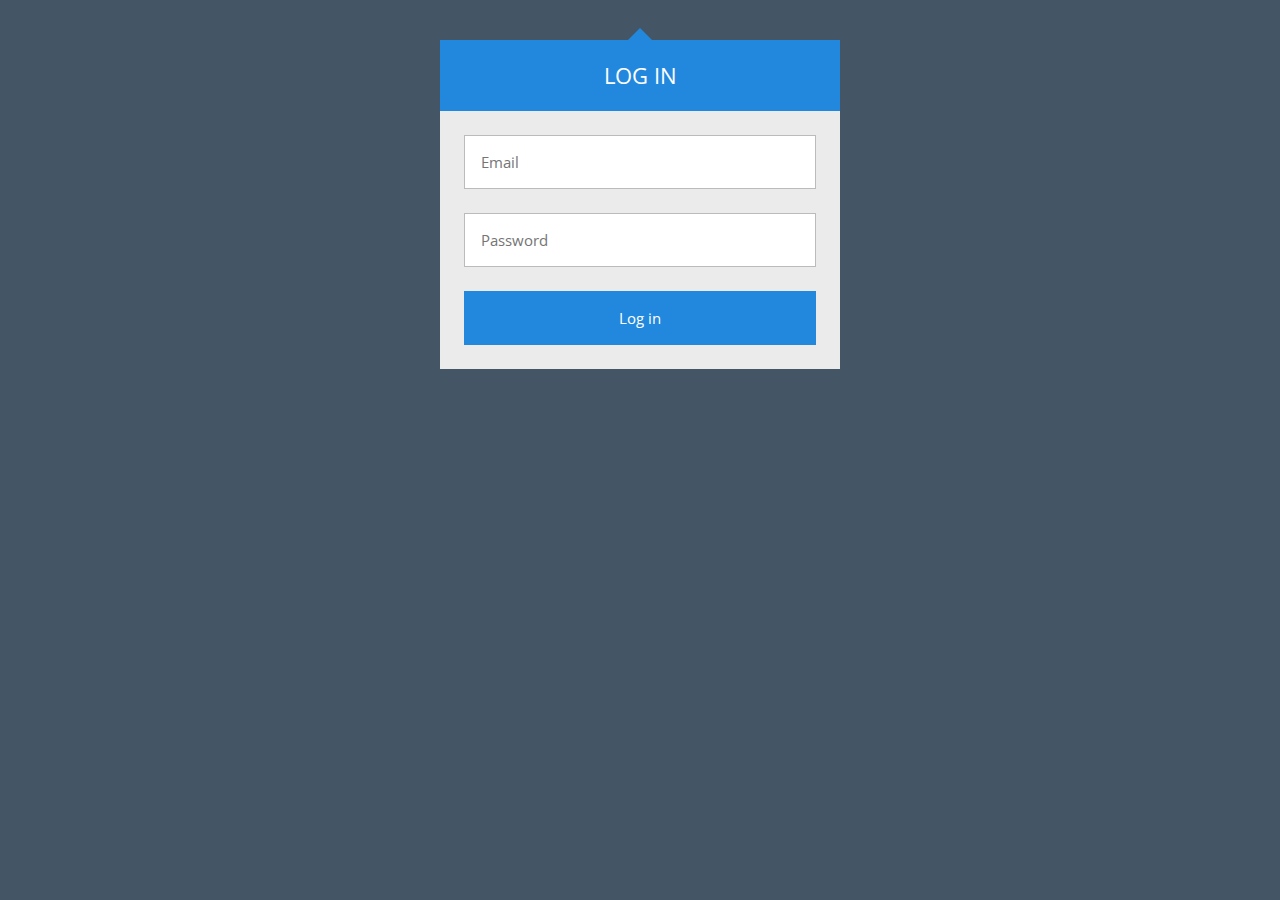
<file: logg/index.html>
<!DOCTYPE html>
<html lang="en" >

<head>
  <meta charset="UTF-8">
  <title>Login Form</title>
  
  
  
      <link rel="stylesheet" href="css/style.css">

  
</head>

<body>

  <div class="login">
  <div class="login-triangle"></div>
  
  <h2 class="login-header">Log in</h2>

  <form class="login-container">
    <p><input type="email" placeholder="Email"></p>
    <p><input type="password" placeholder="Password"></p>
    <p><input type="submit" value="Log in"></p>
  </form>
</div>
  <script src='http://cdnjs.cloudflare.com/ajax/libs/jquery/2.1.3/jquery.min.js'></script>

  

</body>

</html>
</file>
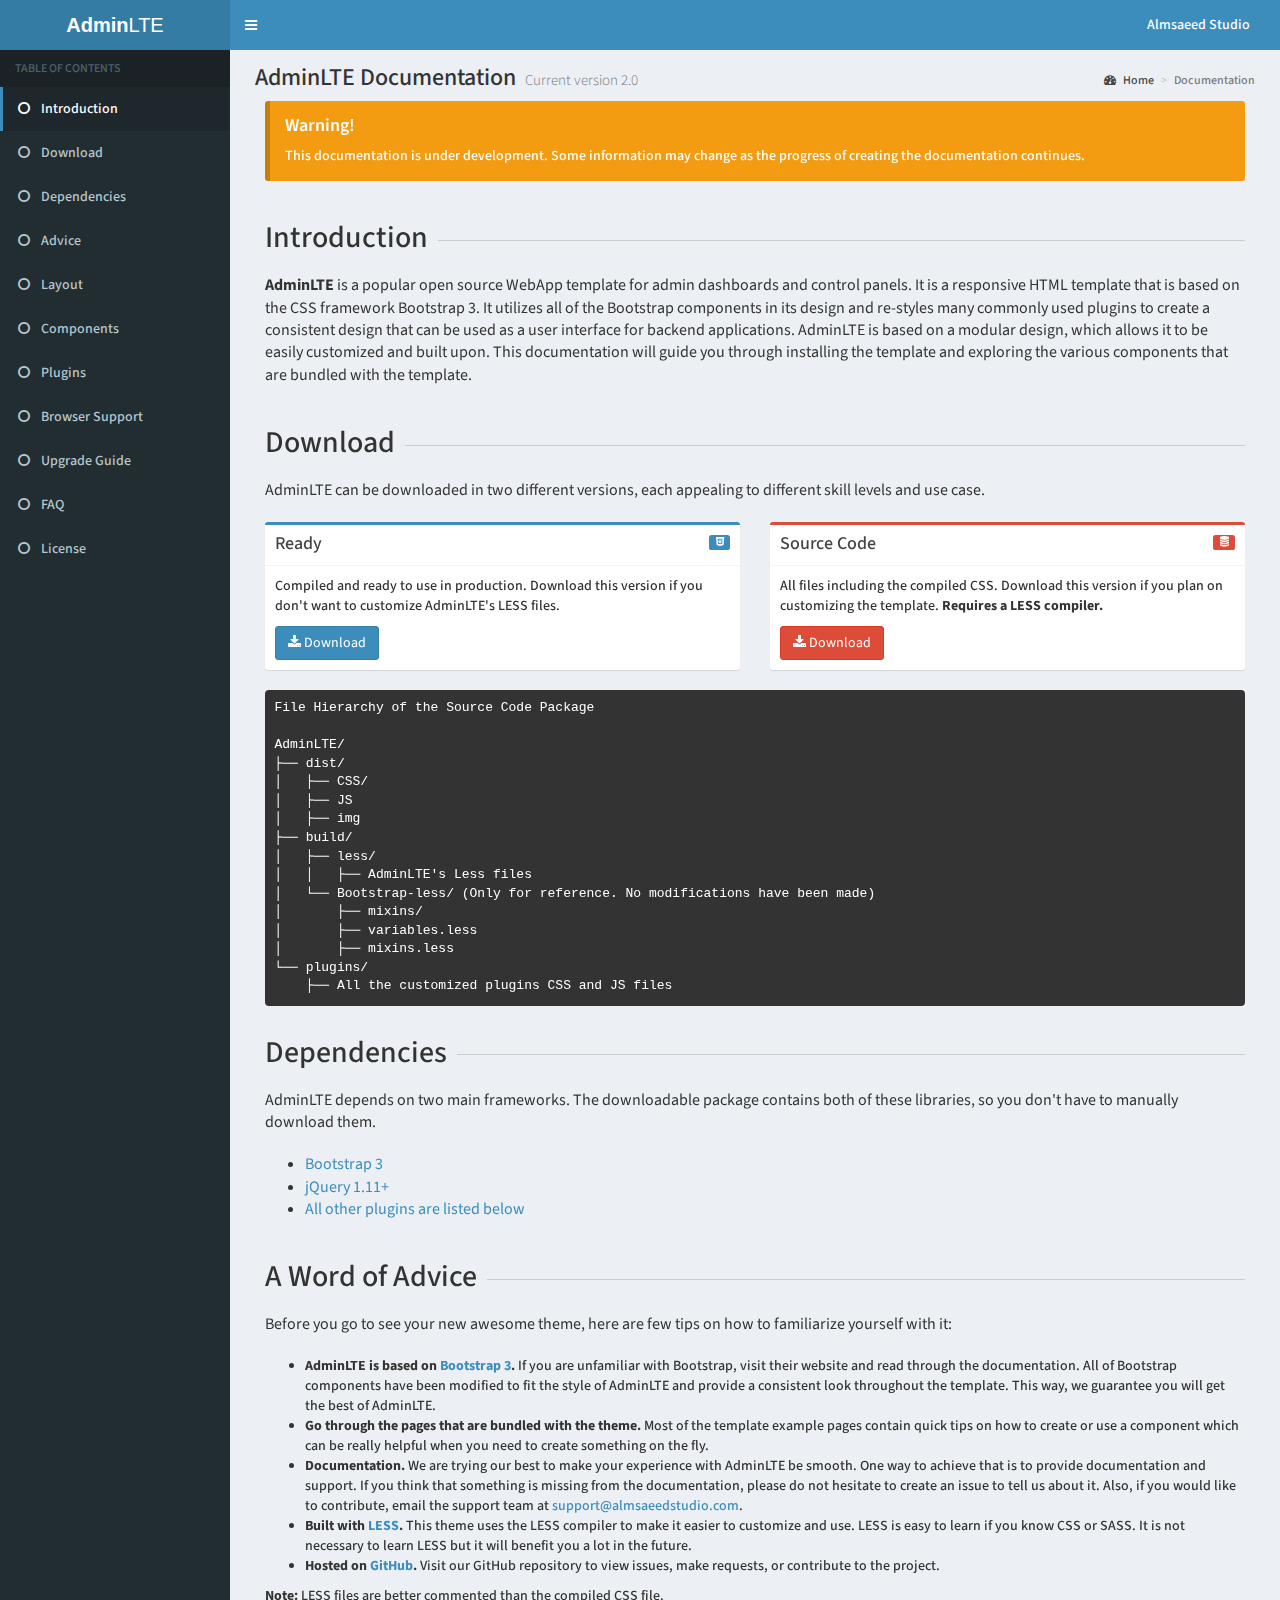
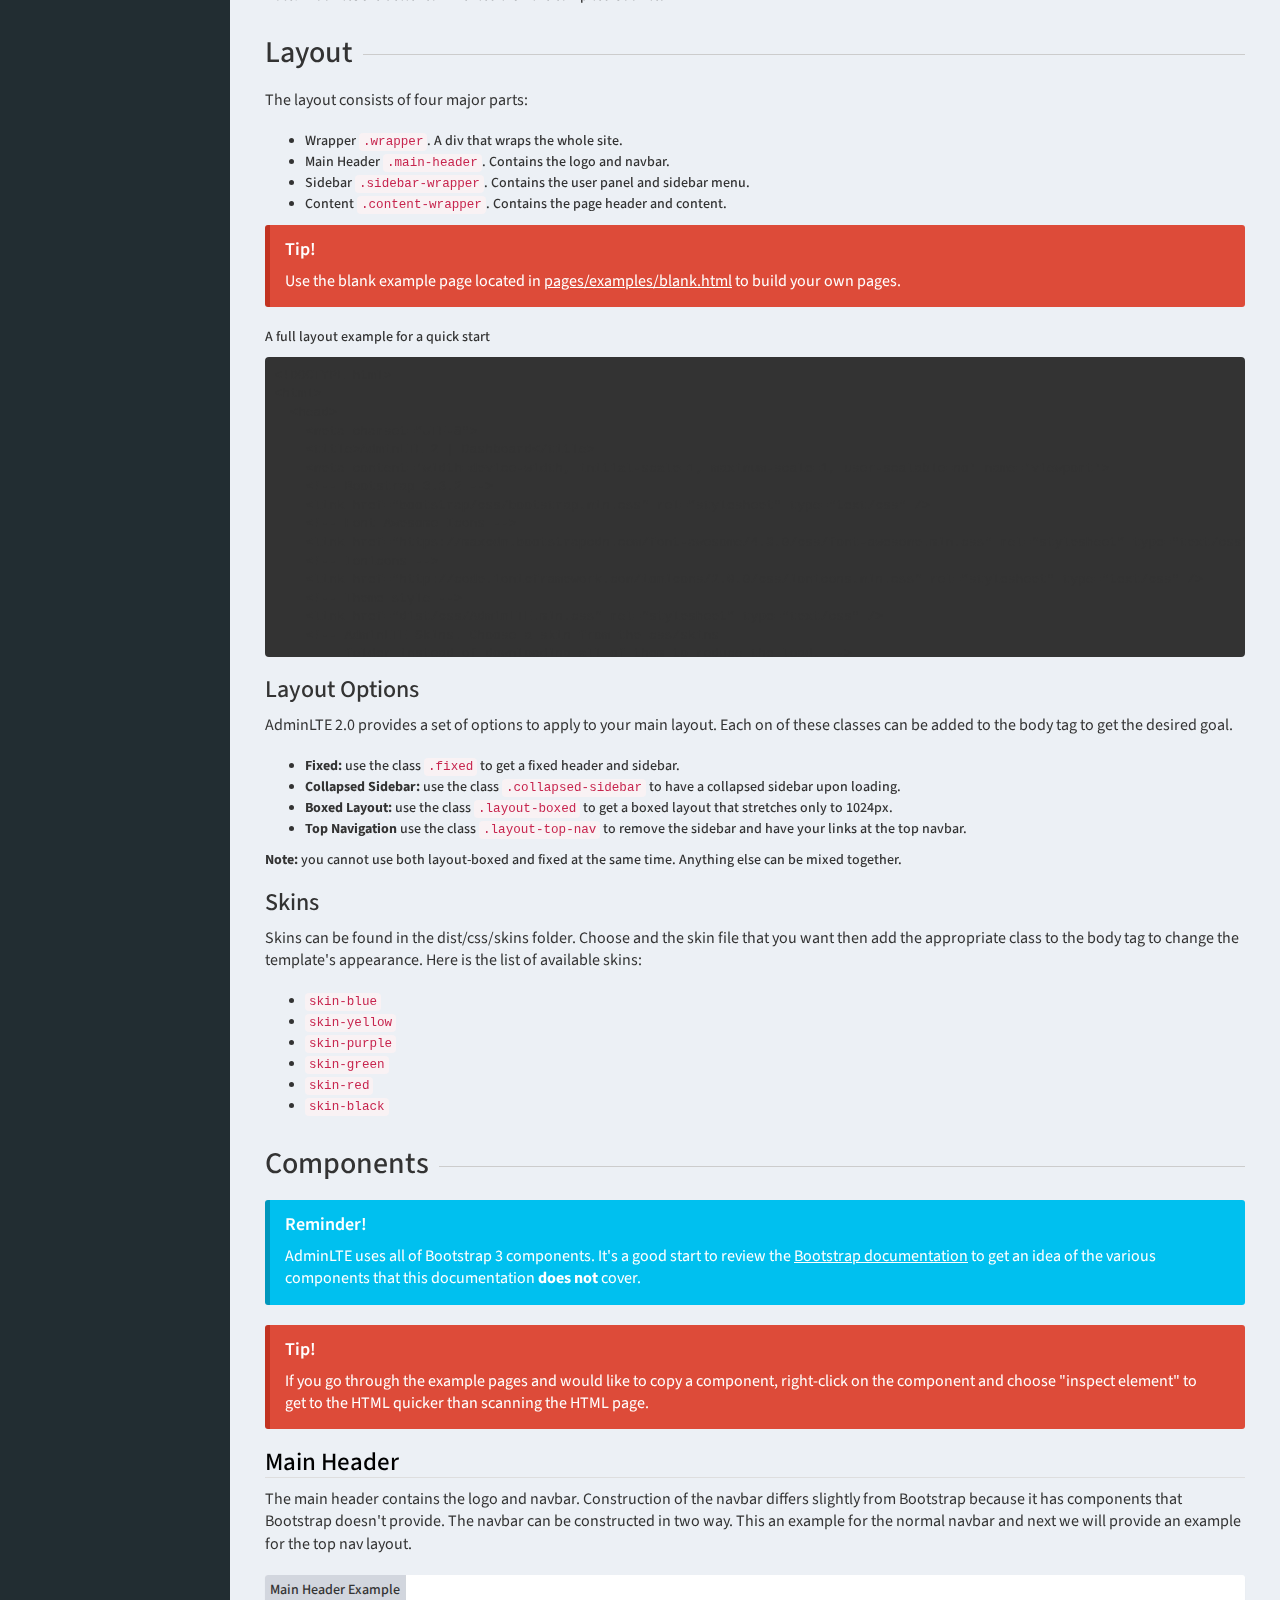
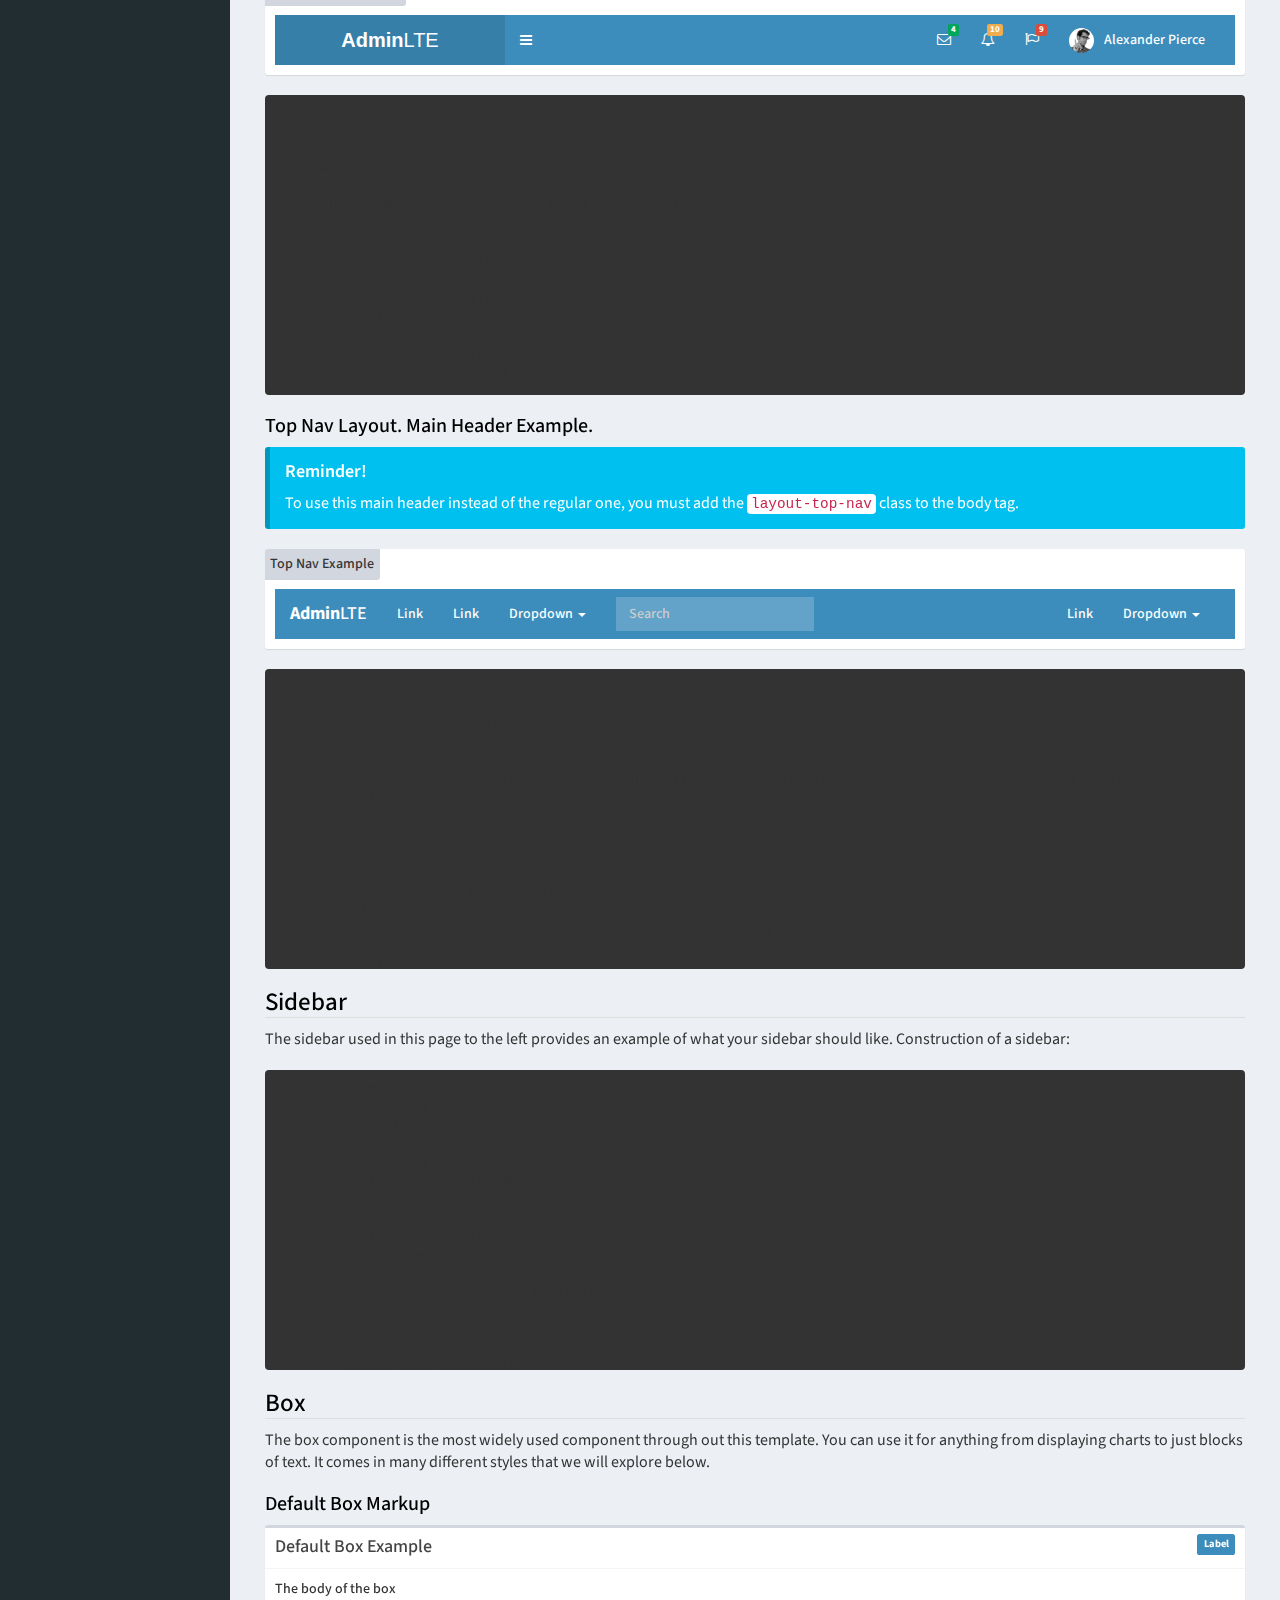
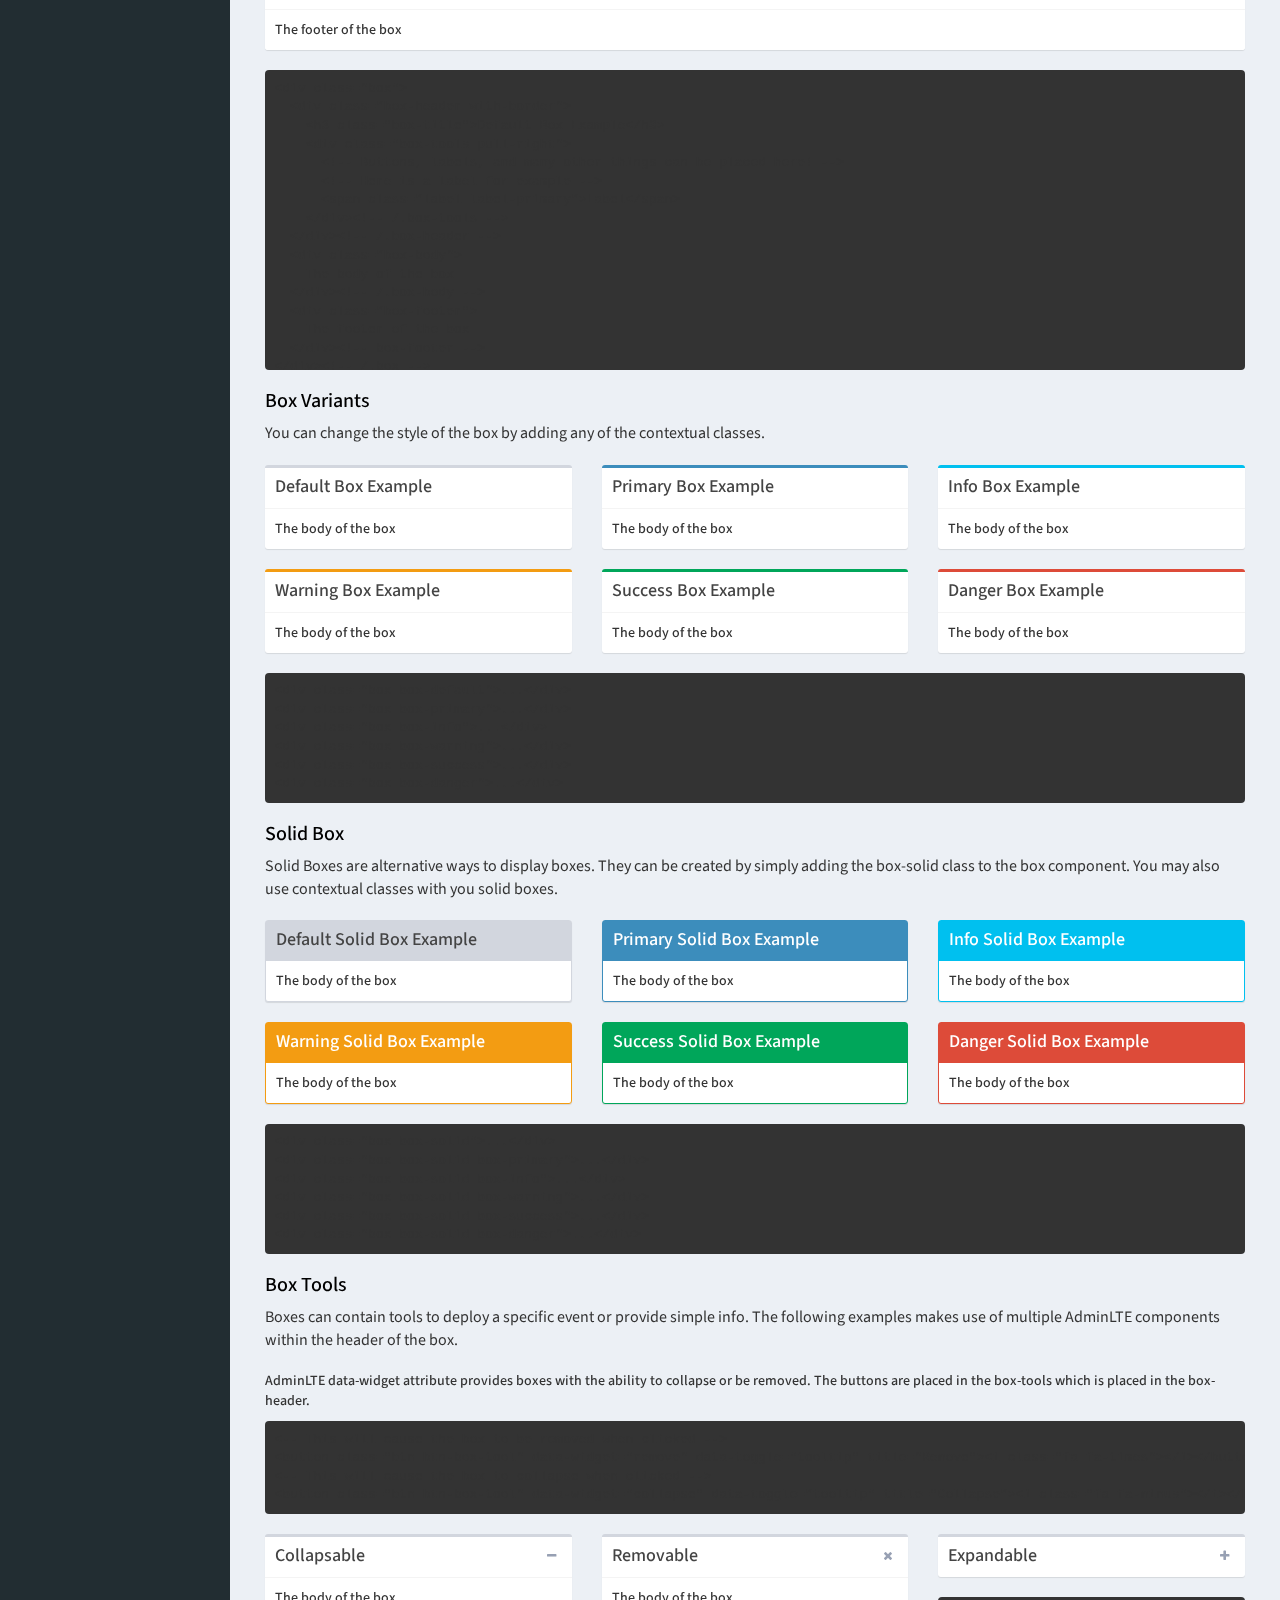
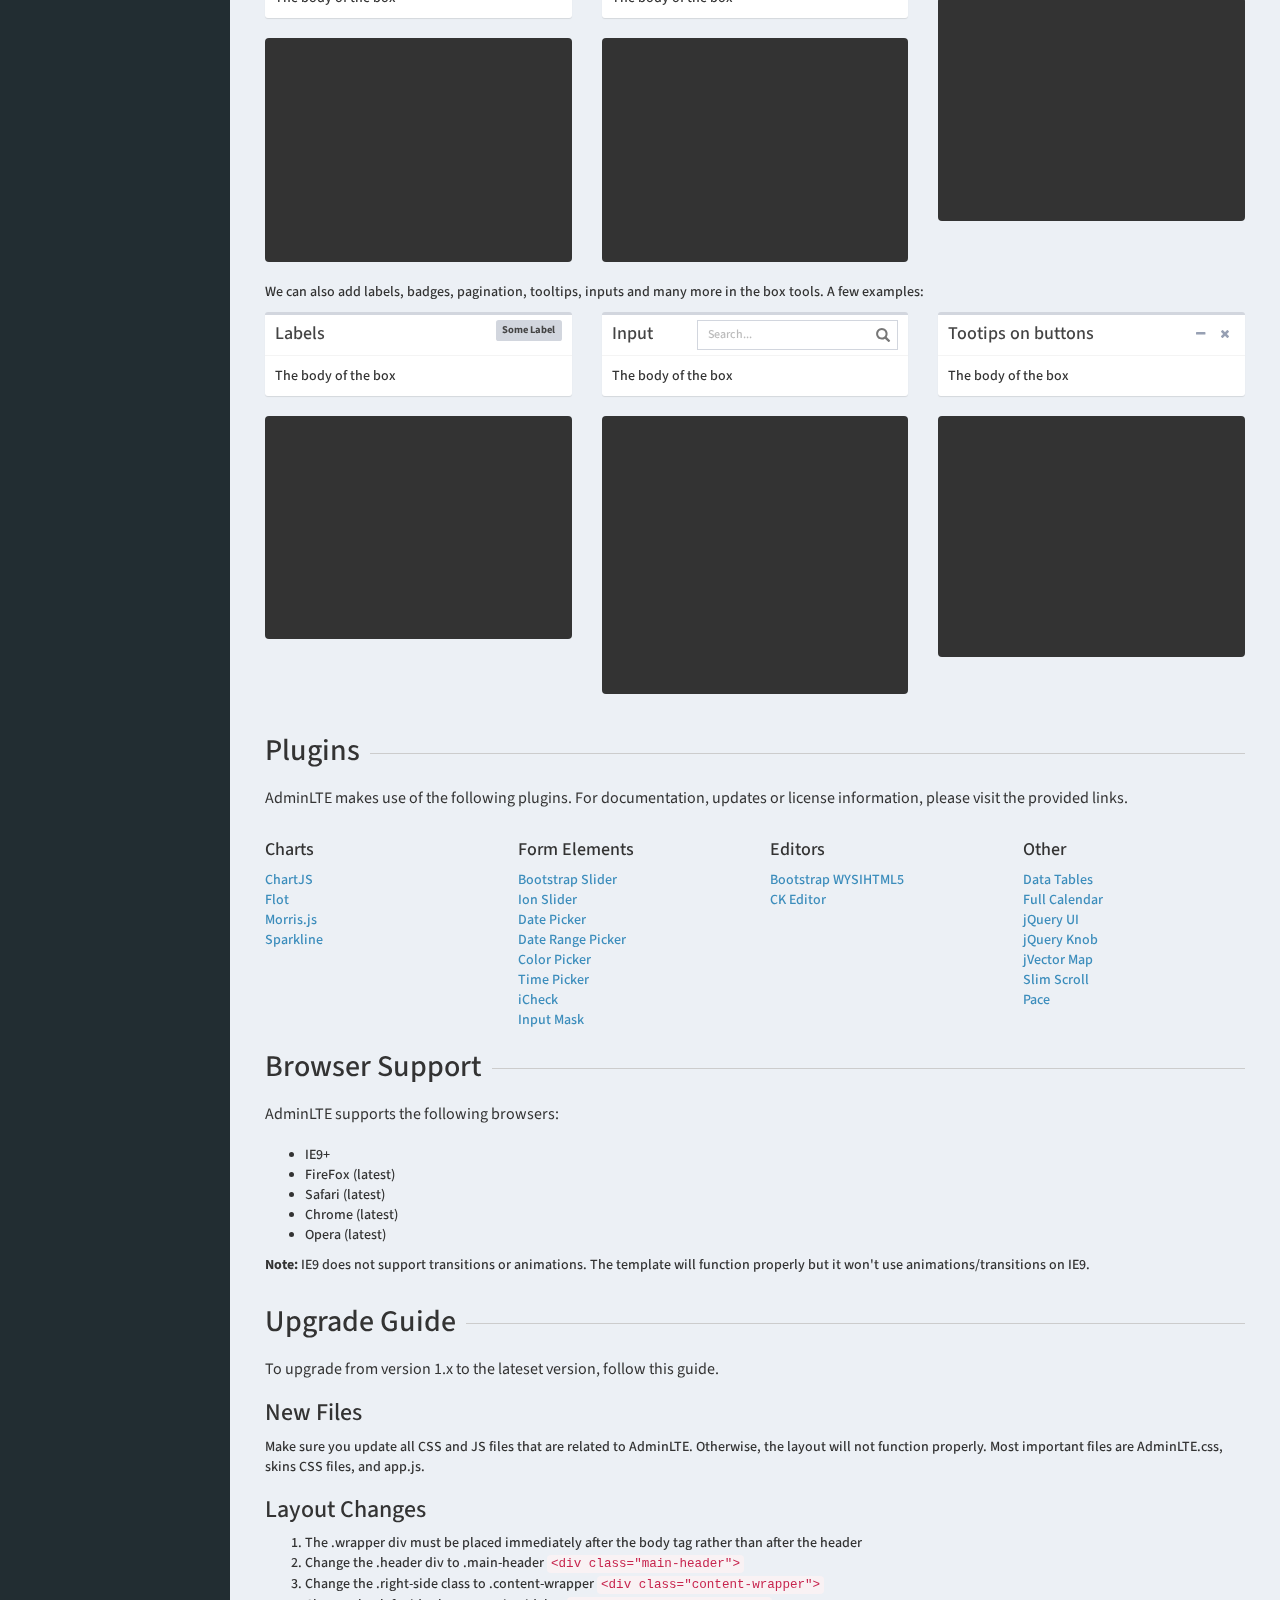
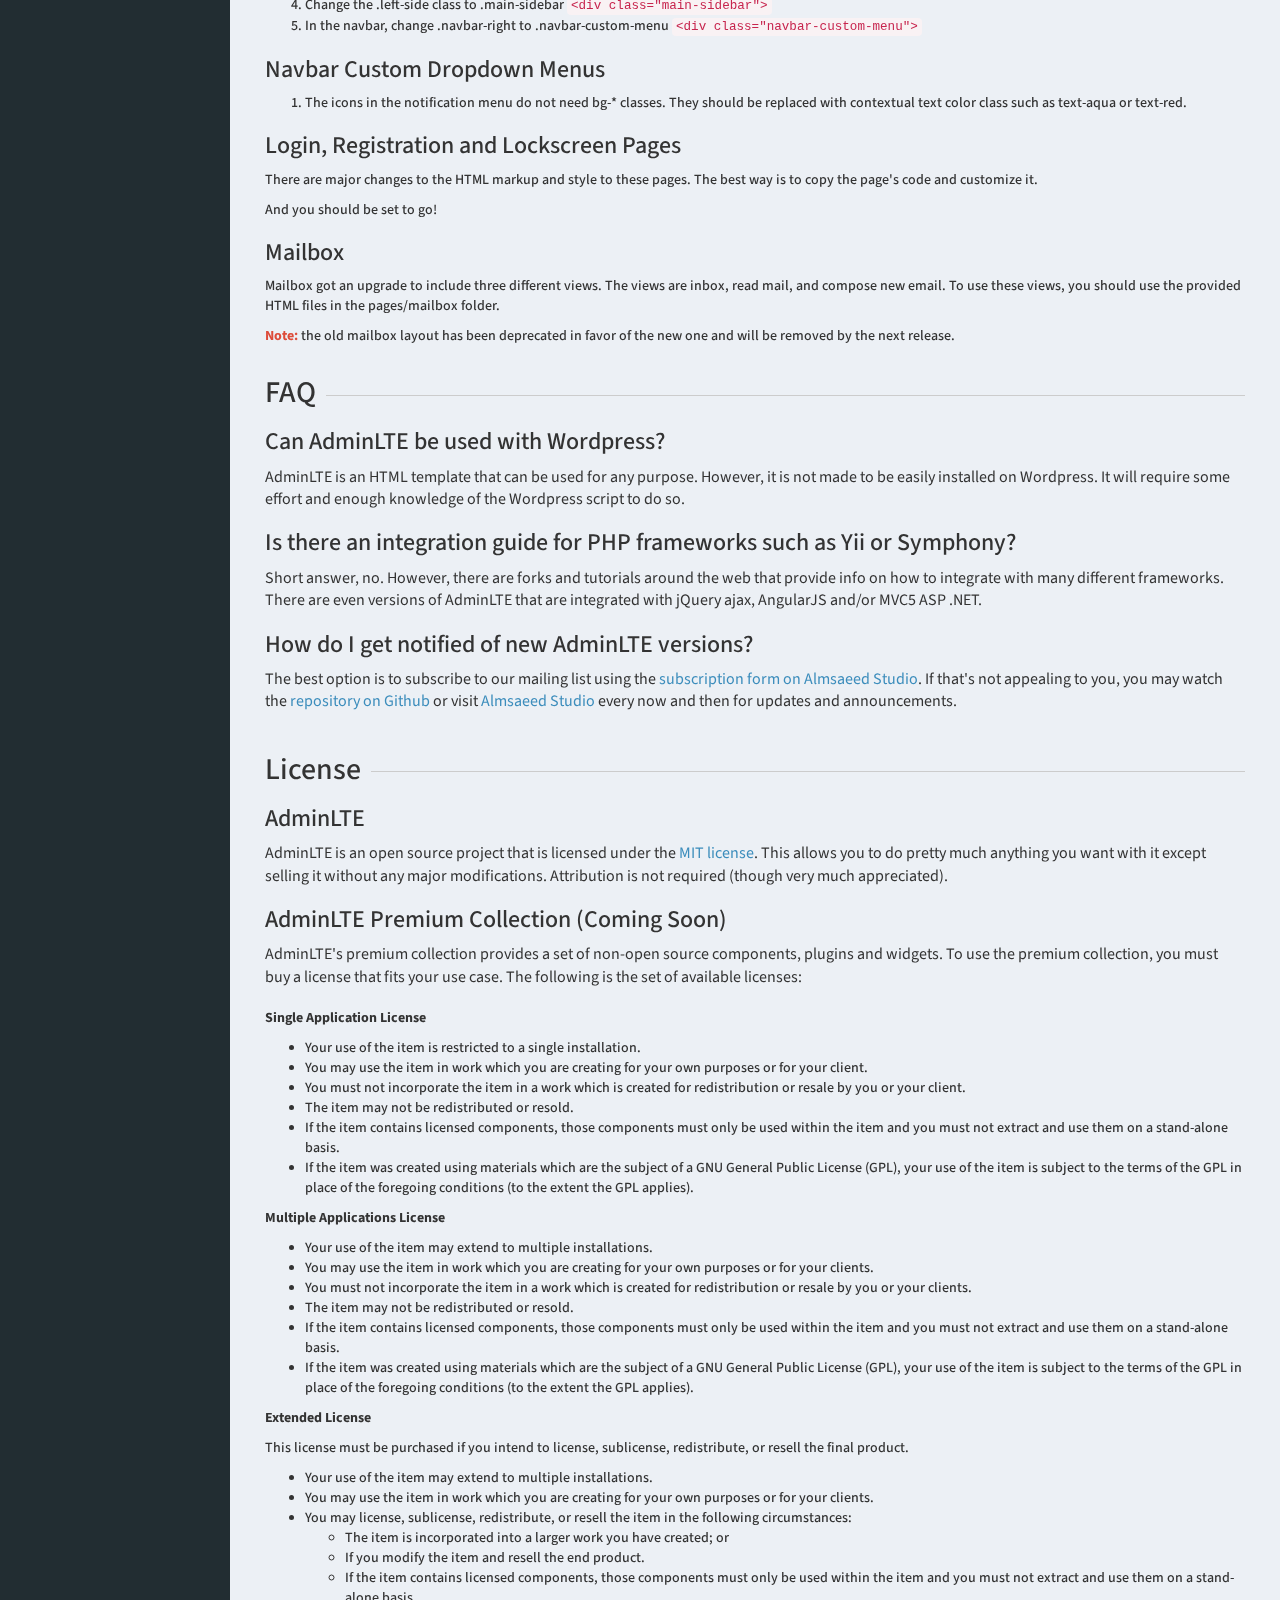
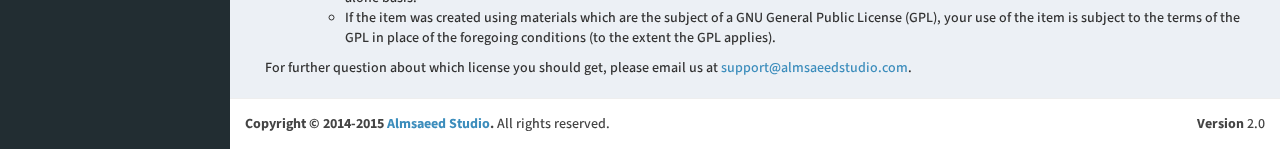
<file: admin/documentation/index.html>
<!DOCTYPE html>
<html>
  <head>
    <meta charset="UTF-8">
    <meta http-equiv="X-UA-Compatible" content="IE=edge">
    <title>AdminLTE 2 | Documentation</title>
    <meta content='width=device-width, initial-scale=1, maximum-scale=1, user-scalable=no' name='viewport'>
    <!-- Bootstrap 3.3.2 -->
    <link href="../bootstrap/css/bootstrap.min.css" rel="stylesheet" type="text/css" />
    <!-- Font Awesome Icons -->
    <link href="https://maxcdn.bootstrapcdn.com/font-awesome/4.3.0/css/font-awesome.min.css" rel="stylesheet" type="text/css" />
    <!-- Ionicons -->
    <link href="http://code.ionicframework.com/ionicons/2.0.0/css/ionicons.min.css" rel="stylesheet" type="text/css" />
    <!-- Theme style -->
    <link href="../dist/css/AdminLTE.min.css" rel="stylesheet" type="text/css" />
    <link href="../dist/css/skins/skin-blue.min.css" rel="stylesheet" type="text/css" />

    <!-- HTML5 Shim and Respond.js IE8 support of HTML5 elements and media queries -->
    <!-- WARNING: Respond.js doesn't work if you view the page via file:// -->
    <!--[if lt IE 9]>
        <script src="https://oss.maxcdn.com/libs/html5shiv/3.7.0/html5shiv.js"></script>
        <script src="https://oss.maxcdn.com/libs/respond.js/1.3.0/respond.min.js"></script>
    <![endif]-->
    <style>
      body {
        font-family: 'Source Sans Pro', 'Helvetica Neue', Helvetica, Arial, sans-serif;
        font-weight: 500;
      }
      .content-wrapper {
        padding: 0 10px;
        font-size: 14px;
      }
      .page-header {
        border: 0;        
        margin: 0 0 20px 0;
        padding: 0;
        position: relative;
        z-index: 1;
        font-size: 30px;
      }
      section[id] {
        padding: 20px 0 0 0;
      }
      #components > h3 {
        font-size: 25px;
        border-bottom: 1px solid #dedede;
        color: #000;
      }
      #components > h4 {
        font-size: 20px;
        color: #000;
      }
      .page-header span {
        z-index: 5;
        display: inline-block;
        background-color: #ecf0f5;
        padding-right: 10px;
      }
      .page-header::before {
        content: " ";
        display: block;
        background: #ccc;
        width: 100%;
        height: 1px;
        position: absolute;
        top: 50%;
        margin-top: 2px;
        z-index: -1;
      }
      .lead {
        font-size: 16px;
        font-weight: 400;
      }
      .eg{
        position: absolute;
        top: 0;
        left: 0;
        display: inline-block;
        background: #d2d6de;
        padding: 5px;
        border-bottom-right-radius: 3px;
        border-top-left-radius: 3px;
        border-bottom: 1px solid #d2d6dc;
        border-right: 1px solid #d2d6dc;
      }
      .eg + * {
        margin-top: 30px;
      }
      .content {
        padding: 10px 25px;
      }
      .hierarchy {
        background: #333;
        color: #fff;
      }
      .plugins-list li {
        width: 50%;
        float: left;
      }
      pre {
        border: none;
      }
      /* desert scheme ported from vim to google prettify */
      pre.prettyprint {display: block; background-color: #333; max-height: 300px; border: none!important; margin-bottom: 20px;}
      pre .nocode { background-color: none; color: #000 }
      pre .str { color: #ffa0a0;} /* string  - pink */
      pre .kwd { color: #f0e68c; font-weight: bold }
      pre .com { color: #87ceeb } /* comment - skyblue */
      pre .typ { color: #98fb98 } /* type    - lightgreen */
      pre .lit { color: #cd5c5c } /* literal - darkred */
      pre .pun { color: #fff }    /* punctuation */
      pre .pln { color: #fff }    /* plaintext */
      pre .tag { color: #f0e68c; font-weight: bold } /* html/xml tag    - lightyellow */
      pre .atn { color: #bdb76b; font-weight: bold } /* attribute name  - khaki */
      pre .atv { color: #ffa0a0 } /* attribute value - pink */
      pre .dec { color: #98fb98 } /* decimal         - lightgreen */

      /* Specify class=linenums on a pre to get line numbering */
      ol.linenums { margin-top: 0; margin-bottom: 0; color: #AEAEAE } /* IE indents via margin-left */
      li.L0,li.L1,li.L2,li.L3,li.L5,li.L6,li.L7,li.L8 { list-style-type: none }
      /* Alternate shading for lines */
      li.L1,li.L3,li.L5,li.L7,li.L9 { }

      @media print {
        pre.prettyprint { background-color: none }
        pre .str, code .str { color: #060 }
        pre .kwd, code .kwd { color: #006; font-weight: bold }
        pre .com, code .com { color: #600; font-style: italic }
        pre .typ, code .typ { color: #404; font-weight: bold }
        pre .lit, code .lit { color: #044 }
        pre .pun, code .pun { color: #440 }
        pre .pln, code .pln { color: #000 }
        pre .tag, code .tag { color: #006; font-weight: bold }
        pre .atn, code .atn { color: #404 }
        pre .atv, code .atv { color: #060 }
      }
      .sidebar {
        margin-top: 0;
        padding-top: 0!important;
      }
      .box .main-header {
        z-index: 1000;
        position: relative;
      }
      .treeview .nav li a:hover,
      .treeview .nav li a:active {
        background: transparent;
      }
    </style>
  </head>
  <body class="skin-blue fixed" data-spy="scroll" data-target="#scrollspy">
    <div class="wrapper">

      <header class="main-header">
        <!-- Logo -->
        <a href="../index2.html" class="logo"><b>Admin</b>LTE</a>
        <!-- Header Navbar: style can be found in header.less -->
        <nav class="navbar navbar-static-top" role="navigation">
          <!-- Sidebar toggle button-->
          <a href="#" class="sidebar-toggle" data-toggle="offcanvas" role="button">
            <span class="sr-only">Toggle navigation</span>
          </a>
          <!-- Navbar Right Menu -->
          <div class="navbar-custom-menu">
            <ul class="nav navbar-nav">
              <li><a href="http://almsaeedstudio.com">Almsaeed Studio</a></li>
            </ul>
          </div>
        </nav>
      </header>
      <!-- Left side column. contains the logo and sidebar -->
      <aside class="main-sidebar">
        <!-- sidebar: style can be found in sidebar.less -->
        <section class="sidebar" id="scrollspy">

          <!-- sidebar menu: : style can be found in sidebar.less -->
          <ul class="nav sidebar-menu">
            <li class="header">TABLE OF CONTENTS</li>
            <li class='active'><a href="#introduction"><i class='fa fa-circle-o'></i> Introduction</a></li>
            <li><a href="#download"><i class='fa fa-circle-o'></i> Download</a></li>
            <li><a href="#dependencies"><i class='fa fa-circle-o'></i> Dependencies</a></li>
            <li><a href="#advice"><i class='fa fa-circle-o'></i> Advice</a></li>
            <li><a href="#layout"><i class='fa fa-circle-o'></i> Layout</a></li>
            <li class='treeview' id='scrollspy-components'>
              <a href="#components"><i class='fa fa-circle-o'></i> Components</a>
              <ul class='nav treeview-menu'>
                <li><a href='#component-main-header'>Main Header</a></li>
                <li><a href='#component-sidebar'>Sidebar</a></li>
                <li><a href='#component-box'>Boxes</a></li>
              </ul>
            </li>
            <li><a href="#plugins"><i class='fa fa-circle-o'></i> Plugins</a></li>
            <li><a href="#browsers"><i class='fa fa-circle-o'></i> Browser Support</a></li>
            <li><a href="#upgrade"><i class='fa fa-circle-o'></i> Upgrade Guide</a></li>
            <li><a href="#faq"><i class='fa fa-circle-o'></i> FAQ</a></li>
            <li><a href="#license"><i class='fa fa-circle-o'></i> License</a></li>
          </ul>
        </section>
        <!-- /.sidebar -->
      </aside>

      <!-- Right side column. Contains the navbar and content of the page -->
      <div class="content-wrapper">
        <!-- Content Header (Page header) -->
        <div class="content-header">
          <h1>
            AdminLTE Documentation
            <small>Current version 2.0</small>
          </h1>
          <ol class="breadcrumb">
            <li><a href="#"><i class="fa fa-dashboard"></i> Home</a></li>
            <li class="active">Documentation</li>
          </ol>
        </div>

        <!-- Main content -->
        <div class="content body">
          <div class="callout callout-warning">
            <h4>Warning!</h4>
            This documentation is under development. Some information may change as the progress of creating the documentation continues.
          </div>
          <section id='introduction'>
            <h2 class='page-header'><span>Introduction</span></h2>
            <p class='lead'>
              <b>AdminLTE</b> is a popular open source WebApp template for admin dashboards and control panels.
              It is a responsive HTML template that is based on the CSS framework Bootstrap 3.
              It utilizes all of the Bootstrap components in its design and re-styles many
              commonly used plugins to create a consistent design that can be used as a user
              interface for backend applications. AdminLTE is based on a modular design, which
              allows it to be easily customized and built upon. This documentation will guide you through
              installing the template and exploring the various components that are bundled with the template.
            </p>
          </section><!-- /#introduction -->

          <!-- ============================================================= -->

          <section id='download'>
            <h2 class='page-header'><span>Download</span></h2>
            <p class='lead'>
              AdminLTE can be downloaded in two different versions, each appealing to different
              skill levels and use case.
            </p>
            <div class='row'>
              <div class='col-sm-6'>
                <div class='box box-primary'>
                  <div class='box-header with-border'>
                    <h3 class='box-title'>Ready</h3>
                    <span class='label label-primary pull-right'><i class='fa fa-html5'></i></span>
                  </div><!-- /.box-header -->
                  <div class='box-body'>
                    <p>Compiled and ready to use in production. Download this version
                      if you don't want to customize AdminLTE's LESS files.</p>
                    <a href='http://almsaeedstudio.com/download/AdminLTE-dist' class='btn btn-primary'><i class='fa fa-download'></i> Download</a>
                  </div><!-- /.box-body -->
                </div><!-- /.box -->
              </div><!-- /.col -->
              <div class='col-sm-6'>
                <div class='box box-danger'>
                  <div class='box-header with-border'>
                    <h3 class='box-title'>Source Code</h3>
                    <span class='label label-danger pull-right'><i class='fa fa-database'></i></span>
                  </div><!-- /.box-header -->
                  <div class='box-body'>
                    <p>All files including the compiled CSS. Download this version
                      if you plan on customizing the template. <b>Requires a LESS compiler.</b></p>
                    <a href='http://almsaeedstudio.com/download/AdminLTE' class='btn btn-danger'><i class='fa fa-download'></i> Download</a>
                  </div><!-- /.box-body -->
                </div><!-- /.box -->
              </div><!-- /.col -->
            </div><!-- /.row -->
            <pre class='hierarchy'><code class="language-bash" data-lang="bash">File Hierarchy of the Source Code Package

AdminLTE/
├── dist/
│   ├── CSS/
│   ├── JS
│   ├── img
├── build/
│   ├── less/
│   │   ├── AdminLTE's Less files
│   └── Bootstrap-less/ (Only for reference. No modifications have been made)
│       ├── mixins/
│       ├── variables.less
│       ├── mixins.less
└── plugins/
    ├── All the customized plugins CSS and JS files</code></pre>
          </section>

          <!-- ============================================================= -->

          <section id="dependencies">
            <h2 class="page-header"><span>Dependencies</span></h2>
            <p class="lead">AdminLTE depends on two main frameworks.
              The downloadable package contains both of these libraries, so you don't have to manually download them.</p>
            <ul class="lead">
              <li><a href="http://getbootstrap.com" target="_blank">Bootstrap 3</a></li>
              <li><a href="http://jquery.com/" target="_blank">jQuery 1.11+</a></li>
              <li><a href="#plugins">All other plugins are listed below</a></li>
            </ul>
          </section>

          <!-- ============================================================= -->

          <section id='advice'>
            <h2 class='page-header'><span>A Word of Advice</span></h2>
            <p class='lead'>
              Before you go to see your new awesome theme, here are few tips on how to familiarize yourself with it:
            </p>

            <ul>
              <li><b>AdminLTE is based on <a href="http://getbootstrap.com/" target="_blank">Bootstrap 3</a>.</b> If you are unfamiliar with Bootstrap, visit their website and read through the documentation. All of Bootstrap components have been modified to fit the style of AdminLTE and provide a consistent look throughout the template. This way, we guarantee you will get the best of AdminLTE.</li>
              <li><b>Go through the pages that are bundled with the theme.</b> Most of the template example pages contain quick tips on how to create or use a component which can be really helpful when you need to create something on the fly.</li>
              <li><b>Documentation.</b> We are trying our best to make your experience with AdminLTE be smooth. One way to achieve that is to provide documentation and support. If you think that something is missing from the documentation, please do not hesitate to create an issue to tell us about it. Also, if you would like to contribute, email the support team at <a href="mailto:support@almsaeedstudio.com">support@almsaeedstudio.com</a>.</li>
              <li><b>Built with <a href="http://lesscss.org/" target="_blank">LESS</a>.</b> This theme uses the LESS compiler to make it easier to customize and use. LESS is easy to learn if you know CSS or SASS. It is not necessary to learn LESS but it will benefit you a lot in the future.</li>
              <li><b>Hosted on <a href="https://github.com/almasaeed2010/AdminLTE/" target="_blank">GitHub</a>.</b> Visit our GitHub repository to view issues, make requests, or contribute to the project.</li>
            </ul>
            <p>
              <b>Note:</b> LESS files are better commented than the compiled CSS file.
            </p>
          </section>

          <!-- ============================================================= -->

          <section id='layout'>
            <h2 class='page-header'><span>Layout</span></h2>
            <p class='lead'>The layout consists of four major parts:</p>
            <ul>
              <li>Wrapper <code>.wrapper</code>. A div that wraps the whole site.</li>
              <li>Main Header <code>.main-header</code>. Contains the logo and navbar.</li>
              <li>Sidebar <code>.sidebar-wrapper</code>. Contains the user panel and sidebar menu.</li>
              <li>Content <code>.content-wrapper</code>. Contains the page header and content.</li>
            </ul>
            <div class="callout callout-danger lead">
              <h4>Tip!</h4>
              <p>Use the blank example page located in <a href="../pages/examples/blank.html">pages/examples/blank.html</a> to build your own pages.</p>
            </div>
            <p>A full layout example for a quick start</p>
            <pre class='prettyprint'>
&LT;!DOCTYPE html>
&LT;html>
  &LT;head>
    &LT;meta charset="UTF-8">
    &LT;title>AdminLTE 2 | Dashboard&LT;/title>
    &LT;meta content='width=device-width, initial-scale=1, maximum-scale=1, user-scalable=no' name='viewport'>
    &LT;!-- Bootstrap 3.3.2 -->
    &LT;link href="bootstrap/css/bootstrap.min.css" rel="stylesheet" type="text/css" />
    &LT;!-- Font Awesome Icons -->
    &LT;link href="https://maxcdn.bootstrapcdn.com/font-awesome/4.3.0/css/font-awesome.min.css" rel="stylesheet" type="text/css" />
    &LT;!-- Ionicons -->
    &LT;link href="http://code.ionicframework.com/ionicons/2.0.0/css/ionicons.min.css" rel="stylesheet" type="text/css" />
    &LT;!-- Theme style -->
    &LT;link href="dist/css/AdminLTE.min.css" rel="stylesheet" type="text/css" />
    &LT;!-- AdminLTE Skins. Choose a skin from the css/skins 
         folder instead of downloading all of them to reduce the load. -->
    &LT;link href="dist/css/skins/_all-skins.min.css" rel="stylesheet" type="text/css" />

    &LT;!-- HTML5 Shim and Respond.js IE8 support of HTML5 elements and media queries -->
    &LT;!-- WARNING: Respond.js doesn't work if you view the page via file:// -->
    &LT;!--[if lt IE 9]>
        &LT;script src="https://oss.maxcdn.com/libs/html5shiv/3.7.0/html5shiv.js">&LT;/script>
        &LT;script src="https://oss.maxcdn.com/libs/respond.js/1.3.0/respond.min.js">&LT;/script>
    &LT;![endif]-->
  &LT;/head>
  &LT;body class="skin-blue">
    &LT;!-- Site wrapper -->
    &LT;div class="wrapper">
      
      &LT;header class="main-header">
        &LT;a href="index2.html" class="logo">&LT;b>Admin&LT;/b>LTE&LT;/a>
        &LT;!-- Header Navbar: style can be found in header.less -->
        &LT;nav class="navbar navbar-static-top" role="navigation">
          &LT;!-- Sidebar toggle button-->
          &LT;a href="#" class="sidebar-toggle" data-toggle="offcanvas" role="button">
            &LT;span class="sr-only">Toggle navigation&LT;/span>
            &LT;span class="icon-bar">&LT;/span>
            &LT;span class="icon-bar">&LT;/span>
            &LT;span class="icon-bar">&LT;/span>
          &LT;/a>
          &LT;div class="navbar-custom-menu">
            &LT;ul class="nav navbar-nav">
              &LT;!-- Messages: style can be found in dropdown.less-->
              &LT;li class="dropdown messages-menu">
                &LT;a href="#" class="dropdown-toggle" data-toggle="dropdown">
                  &LT;i class="fa fa-envelope-o">&LT;/i>
                  &LT;span class="label label-success">4&LT;/span>
                &LT;/a>
                &LT;ul class="dropdown-menu">
                  &LT;li class="header">You have 4 messages&LT;/li>
                  &LT;li>
                    &LT;!-- inner menu: contains the actual data -->
                    &LT;ul class="menu">
                      &LT;li>&LT;!-- start message -->
                        &LT;a href="#">
                          &LT;div class="pull-left">
                            &LT;img src="dist/img/user2-160x160.jpg" class="img-circle" alt="User Image"/>
                          &LT;/div>
                          &LT;h4>
                            Support Team
                            &LT;small>&LT;i class="fa fa-clock-o">&LT;/i> 5 mins&LT;/small>
                          &LT;/h4>
                          &LT;p>Why not buy a new awesome theme?&LT;/p>
                        &LT;/a>
                      &LT;/li>&LT;!-- end message -->
                    &LT;/ul>
                  &LT;/li>
                  &LT;li class="footer">&LT;a href="#">See All Messages&LT;/a>&LT;/li>
                &LT;/ul>
              &LT;/li>
              &LT;!-- Notifications: style can be found in dropdown.less -->
              &LT;li class="dropdown notifications-menu">
                &LT;a href="#" class="dropdown-toggle" data-toggle="dropdown">
                  &LT;i class="fa fa-bell-o">&LT;/i>
                  &LT;span class="label label-warning">10&LT;/span>
                &LT;/a>
                &LT;ul class="dropdown-menu">
                  &LT;li class="header">You have 10 notifications&LT;/li>
                  &LT;li>
                    &LT;!-- inner menu: contains the actual data -->
                    &LT;ul class="menu">
                      &LT;li>
                        &LT;a href="#">
                          &LT;i class="fa fa-users text-aqua">&LT;/i> 5 new members joined today
                        &LT;/a>
                      &LT;/li>
                    &LT;/ul>
                  &LT;/li>
                  &LT;li class="footer">&LT;a href="#">View all&LT;/a>&LT;/li>
                &LT;/ul>
              &LT;/li>
              &LT;!-- Tasks: style can be found in dropdown.less -->
              &LT;li class="dropdown tasks-menu">
                &LT;a href="#" class="dropdown-toggle" data-toggle="dropdown">
                  &LT;i class="fa fa-flag-o">&LT;/i>
                  &LT;span class="label label-danger">9&LT;/span>
                &LT;/a>
                &LT;ul class="dropdown-menu">
                  &LT;li class="header">You have 9 tasks&LT;/li>
                  &LT;li>
                    &LT;!-- inner menu: contains the actual data -->
                    &LT;ul class="menu">
                      &LT;li>&LT;!-- Task item -->
                        &LT;a href="#">
                          &LT;h3>
                            Design some buttons
                            &LT;small class="pull-right">20%&LT;/small>
                          &LT;/h3>
                          &LT;div class="progress xs">
                            &LT;div class="progress-bar progress-bar-aqua" style="width: 20%" role="progressbar" aria-valuenow="20" aria-valuemin="0" aria-valuemax="100">
                              &LT;span class="sr-only">20% Complete&LT;/span>
                            &LT;/div>
                          &LT;/div>
                        &LT;/a>
                      &LT;/li>&LT;!-- end task item -->
                    &LT;/ul>
                  &LT;/li>
                  &LT;li class="footer">
                    &LT;a href="#">View all tasks&LT;/a>
                  &LT;/li>
                &LT;/ul>
              &LT;/li>
              &LT;!-- User Account: style can be found in dropdown.less -->
              &LT;li class="dropdown user user-menu">
                &LT;a href="#" class="dropdown-toggle" data-toggle="dropdown">
                  &LT;img src="dist/img/user2-160x160.jpg" class="user-image" alt="User Image"/>
                  &LT;span class="hidden-xs">Alexander Pierce&LT;/span>
                &LT;/a>
                &LT;ul class="dropdown-menu">
                  &LT;!-- User image -->
                  &LT;li class="user-header">
                    &LT;img src="dist/img/user2-160x160.jpg" class="img-circle" alt="User Image" />
                    &LT;p>
                      Alexander Pierce - Web Developer
                      &LT;small>Member since Nov. 2012&LT;/small>
                    &LT;/p>
                  &LT;/li>
                  &LT;!-- Menu Body -->
                  &LT;li class="user-body">
                    &LT;div class="col-xs-4 text-center">
                      &LT;a href="#">Followers&LT;/a>
                    &LT;/div>
                    &LT;div class="col-xs-4 text-center">
                      &LT;a href="#">Sales&LT;/a>
                    &LT;/div>
                    &LT;div class="col-xs-4 text-center">
                      &LT;a href="#">Friends&LT;/a>
                    &LT;/div>
                  &LT;/li>
                  &LT;!-- Menu Footer-->
                  &LT;li class="user-footer">
                    &LT;div class="pull-left">
                      &LT;a href="#" class="btn btn-default btn-flat">Profile&LT;/a>
                    &LT;/div>
                    &LT;div class="pull-right">
                      &LT;a href="#" class="btn btn-default btn-flat">Sign out&LT;/a>
                    &LT;/div>
                  &LT;/li>
                &LT;/ul>
              &LT;/li>
            &LT;/ul>
          &LT;/div>
        &LT;/nav>
      &LT;/header>

      &LT;!-- =============================================== -->

      &LT;!-- Left side column. contains the sidebar -->
      &LT;aside class="main-sidebar">
        &LT;!-- sidebar: style can be found in sidebar.less -->
        &LT;section class="sidebar">
          &LT;!-- Sidebar user panel -->
          &LT;div class="user-panel">
            &LT;div class="pull-left image">
              &LT;img src="dist/img/user2-160x160.jpg" class="img-circle" alt="User Image" />
            &LT;/div>
            &LT;div class="pull-left info">
              &LT;p>Alexander Pierce&LT;/p>

              &LT;a href="#">&LT;i class="fa fa-circle text-success">&LT;/i> Online&LT;/a>
            &LT;/div>
          &LT;/div>
          &LT;!-- search form -->
          &LT;form action="#" method="get" class="sidebar-form">
            &LT;div class="input-group">
              &LT;input type="text" name="q" class="form-control" placeholder="Search..."/>
              &LT;span class="input-group-btn">
                &LT;button type='submit' name='seach' id='search-btn' class="btn btn-flat">&LT;i class="fa fa-search">&LT;/i>&LT;/button>
              &LT;/span>
            &LT;/div>
          &LT;/form>
          &LT;!-- /.search form -->
          &LT;!-- sidebar menu: : style can be found in sidebar.less -->
          &LT;ul class="sidebar-menu">
            &LT;li class="header">MAIN NAVIGATION&LT;/li>
            &LT;li class="treeview">
              &LT;a href="#">
                &LT;i class="fa fa-dashboard">&LT;/i> &LT;span>Dashboard&LT;/span> &LT;i class="fa fa-angle-left pull-right">&LT;/i>
              &LT;/a>
              &LT;ul class="treeview-menu">
                &LT;li>&LT;a href="index.html">&LT;i class="fa fa-circle-o">&LT;/i> Dashboard v1&LT;/a>&LT;/li>
                &LT;li>&LT;a href="index2.html">&LT;i class="fa fa-circle-o">&LT;/i> Dashboard v2&LT;/a>&LT;/li>
              &LT;/ul>
            &LT;/li>
            &LT;li class="treeview">
              &LT;a href="#">
                &LT;i class="fa fa-files-o">&LT;/i>
                &LT;span>Layout Options&LT;/span>
                &LT;span class="label label-primary pull-right">4&LT;/span>
              &LT;/a>
              &LT;ul class="treeview-menu">
                &LT;li>&LT;a href="../layout/top-nav.html">&LT;i class="fa fa-circle-o">&LT;/i> Top Navigation&LT;/a>&LT;/li>
                &LT;li>&LT;a href="../layout/boxed.html">&LT;i class="fa fa-circle-o">&LT;/i> Boxed&LT;/a>&LT;/li>
                &LT;li>&LT;a href="../layout/fixed.html">&LT;i class="fa fa-circle-o">&LT;/i> Fixed&LT;/a>&LT;/li>
                &LT;li>&LT;a href="../layout/collapsed-sidebar.html">&LT;i class="fa fa-circle-o">&LT;/i> Collapsed Sidebar&LT;/a>&LT;/li>
              &LT;/ul>
            &LT;/li>
            &LT;li>
              &LT;a href="../widgets.html">
                &LT;i class="fa fa-th">&LT;/i> &LT;span>Widgets&LT;/span> &LT;small class="label pull-right bg-green">Hot&LT;/small>
              &LT;/a>
            &LT;/li>            
            &LT;li class="treeview">
              &LT;a href="#">
                &LT;i class="fa fa-pie-chart">&LT;/i>
                &LT;span>Charts&LT;/span>
                &LT;i class="fa fa-angle-left pull-right">&LT;/i>
              &LT;/a>
              &LT;ul class="treeview-menu">
                &LT;li>&LT;a href="../charts/morris.html">&LT;i class="fa fa-circle-o">&LT;/i> Morris&LT;/a>&LT;/li>
                &LT;li>&LT;a href="../charts/flot.html">&LT;i class="fa fa-circle-o">&LT;/i> Flot&LT;/a>&LT;/li>
                &LT;li>&LT;a href="../charts/inline.html">&LT;i class="fa fa-circle-o">&LT;/i> Inline charts&LT;/a>&LT;/li>
              &LT;/ul>
            &LT;/li>            
            &LT;li class="treeview">
              &LT;a href="#">
                &LT;i class="fa fa-laptop">&LT;/i>
                &LT;span>UI Elements&LT;/span>
                &LT;i class="fa fa-angle-left pull-right">&LT;/i>
              &LT;/a>
              &LT;ul class="treeview-menu">
                &LT;li>&LT;a href="../UI/general.html">&LT;i class="fa fa-circle-o">&LT;/i> General&LT;/a>&LT;/li>
                &LT;li>&LT;a href="../UI/icons.html">&LT;i class="fa fa-circle-o">&LT;/i> Icons&LT;/a>&LT;/li>
                &LT;li>&LT;a href="../UI/buttons.html">&LT;i class="fa fa-circle-o">&LT;/i> Buttons&LT;/a>&LT;/li>
                &LT;li>&LT;a href="../UI/sliders.html">&LT;i class="fa fa-circle-o">&LT;/i> Sliders&LT;/a>&LT;/li>
                &LT;li>&LT;a href="../UI/timeline.html">&LT;i class="fa fa-circle-o">&LT;/i> Timeline&LT;/a>&LT;/li>
                &LT;li>&LT;a href="../UI/modals.html">&LT;i class="fa fa-circle-o">&LT;/i> Modals&LT;/a>&LT;/li>
              &LT;/ul>
            &LT;/li>
            &LT;li class="treeview">
              &LT;a href="#">
                &LT;i class="fa fa-edit">&LT;/i> &LT;span>Forms&LT;/span>
                &LT;i class="fa fa-angle-left pull-right">&LT;/i>
              &LT;/a>
              &LT;ul class="treeview-menu">
                &LT;li>&LT;a href="../forms/general.html">&LT;i class="fa fa-circle-o">&LT;/i> General Elements&LT;/a>&LT;/li>
                &LT;li>&LT;a href="../forms/advanced.html">&LT;i class="fa fa-circle-o">&LT;/i> Advanced Elements&LT;/a>&LT;/li>
                &LT;li>&LT;a href="../forms/editors.html">&LT;i class="fa fa-circle-o">&LT;/i> Editors&LT;/a>&LT;/li>
              &LT;/ul>
            &LT;/li>
            &LT;li class="treeview">
              &LT;a href="#">
                &LT;i class="fa fa-table">&LT;/i> &LT;span>Tables&LT;/span>
                &LT;i class="fa fa-angle-left pull-right">&LT;/i>
              &LT;/a>
              &LT;ul class="treeview-menu">
                &LT;li>&LT;a href="../tables/simple.html">&LT;i class="fa fa-circle-o">&LT;/i> Simple tables&LT;/a>&LT;/li>
                &LT;li>&LT;a href="../tables/data.html">&LT;i class="fa fa-circle-o">&LT;/i> Data tables&LT;/a>&LT;/li>
              &LT;/ul>
            &LT;/li>
            &LT;li>
              &LT;a href="../calendar.html">
                &LT;i class="fa fa-calendar">&LT;/i> &LT;span>Calendar&LT;/span>
                &LT;small class="label pull-right bg-red">3&LT;/small>
              &LT;/a>
            &LT;/li>
            &LT;li>
              &LT;a href="../mailbox/mailbox.html">
                &LT;i class="fa fa-envelope">&LT;/i> &LT;span>Mailbox&LT;/span>
                &LT;small class="label pull-right bg-yellow">12&LT;/small>
              &LT;/a>
            &LT;/li>
            &LT;li class="treeview active">
              &LT;a href="#">
                &LT;i class="fa fa-folder">&LT;/i> &LT;span>Examples&LT;/span>
                &LT;i class="fa fa-angle-left pull-right">&LT;/i>
              &LT;/a>
              &LT;ul class="treeview-menu">
                &LT;li>&LT;a href="invoice.html">&LT;i class="fa fa-circle-o">&LT;/i> Invoice&LT;/a>&LT;/li>
                &LT;li>&LT;a href="login.html">&LT;i class="fa fa-circle-o">&LT;/i> Login&LT;/a>&LT;/li>
                &LT;li>&LT;a href="register.html">&LT;i class="fa fa-circle-o">&LT;/i> Register&LT;/a>&LT;/li>
                &LT;li>&LT;a href="lockscreen.html">&LT;i class="fa fa-circle-o">&LT;/i> Lockscreen&LT;/a>&LT;/li>
                &LT;li>&LT;a href="404.html">&LT;i class="fa fa-circle-o">&LT;/i> 404 Error&LT;/a>&LT;/li>
                &LT;li>&LT;a href="500.html">&LT;i class="fa fa-circle-o">&LT;/i> 500 Error&LT;/a>&LT;/li>
                &LT;li class="active">&LT;a href="blank.html">&LT;i class="fa fa-circle-o">&LT;/i> Blank Page&LT;/a>&LT;/li>
              &LT;/ul>
            &LT;/li>
            &LT;li class="treeview">
              &LT;a href="#">
                &LT;i class="fa fa-share">&LT;/i> &LT;span>Multilevel&LT;/span>
                &LT;i class="fa fa-angle-left pull-right">&LT;/i>
              &LT;/a>
              &LT;ul class="treeview-menu">
                &LT;li>&LT;a href="#">&LT;i class="fa fa-circle-o">&LT;/i> Level One&LT;/a>&LT;/li>
                &LT;li>
                  &LT;a href="#">&LT;i class="fa fa-circle-o">&LT;/i> Level One &LT;i class="fa fa-angle-left pull-right">&LT;/i>&LT;/a>
                  &LT;ul class="treeview-menu">
                    &LT;li>&LT;a href="#">&LT;i class="fa fa-circle-o">&LT;/i> Level Two&LT;/a>&LT;/li>
                    &LT;li>
                      &LT;a href="#">&LT;i class="fa fa-circle-o">&LT;/i> Level Two &LT;i class="fa fa-angle-left pull-right">&LT;/i>&LT;/a>
                      &LT;ul class="treeview-menu">
                        &LT;li>&LT;a href="#">&LT;i class="fa fa-circle-o">&LT;/i> Level Three&LT;/a>&LT;/li>
                        &LT;li>&LT;a href="#">&LT;i class="fa fa-circle-o">&LT;/i> Level Three&LT;/a>&LT;/li>
                      &LT;/ul>
                    &LT;/li>
                  &LT;/ul>
                &LT;/li>
                &LT;li>&LT;a href="#">&LT;i class="fa fa-circle-o">&LT;/i> Level One&LT;/a>&LT;/li>
              &LT;/ul>
            &LT;/li>
            &LT;li>&LT;a href="documentation/index.html">&LT;i class="fa fa-book">&LT;/i> Documentation&LT;/a>&LT;/li>
            &LT;li class="header">LABELS&LT;/li>
            &LT;li>&LT;a href="#">&LT;i class="fa fa-circle-o text-danger">&LT;/i> Important&LT;/a>&LT;/li>
            &LT;li>&LT;a href="#">&LT;i class="fa fa-circle-o text-warning">&LT;/i> Warning&LT;/a>&LT;/li>
            &LT;li>&LT;a href="#">&LT;i class="fa fa-circle-o text-info">&LT;/i> Information&LT;/a>&LT;/li>
          &LT;/ul>
        &LT;/section>
        &LT;!-- /.sidebar -->
      &LT;/aside>

      &LT;!-- =============================================== -->

      &LT;!-- Right side column. Contains the navbar and content of the page -->
      &LT;div class="content-wrapper">
        &LT;!-- Content Header (Page header) -->
        &LT;section class="content-header">
          &LT;h1>
            Blank page
            &LT;small>it all starts here&LT;/small>
          &LT;/h1>
          &LT;ol class="breadcrumb">
            &LT;li>&LT;a href="#">&LT;i class="fa fa-dashboard">&LT;/i> Home&LT;/a>&LT;/li>
            &LT;li>&LT;a href="#">Examples&LT;/a>&LT;/li>
            &LT;li class="active">Blank page&LT;/li>
          &LT;/ol>
        &LT;/section>

        &LT;!-- Main content -->
        &LT;section class="content">

          &LT;!-- Default box -->
          &LT;div class="box">
            &LT;div class="box-header with-border">
              &LT;h3 class="box-title">Title&LT;/h3>
              &LT;div class="box-tools pull-right">
                &LT;button class="btn btn-box-tool" data-widget="collapse" data-toggle="tooltip" title="Collapse">&LT;i class="fa fa-minus">&LT;/i>&LT;/button>
                &LT;button class="btn btn-box-tool" data-widget="remove" data-toggle="tooltip" title="Remove">&LT;i class="fa fa-times">&LT;/i>&LT;/button>
              &LT;/div>
            &LT;/div>
            &LT;div class="box-body">
              Start creating your amazing application!
            &LT;/div>&LT;!-- /.box-body -->
            &LT;div class="box-footer">
              Footer
            &LT;/div>&LT;!-- /.box-footer-->
          &LT;/div>&LT;!-- /.box -->

        &LT;/section>&LT;!-- /.content -->
      &LT;/div>&LT;!-- /.content-wrapper -->

      &LT;footer class="main-footer">
        &LT;div class="pull-right hidden-xs">
          &LT;b>Version&LT;/b> 2.0
        &LT;/div>
        &LT;strong>Copyright &copy; 2014-2015 &LT;a href="http://almsaeedstudio.com">Almsaeed Studio&LT;/a>.&LT;/strong> All rights reserved.
      &LT;/footer>
    &LT;/div>&LT;!-- ./wrapper -->

    &LT;!-- jQuery 2.1.3 -->
    &LT;script src="plugins/jQuery/jQuery-2.1.3.min.js">&LT;/script>
    &LT;!-- Bootstrap 3.3.2 JS -->
    &LT;script src="bootstrap/js/bootstrap.min.js" type="text/javascript">&LT;/script>
    &LT;!-- SlimScroll -->
    &LT;script src="plugins/slimScroll/jquery.slimScroll.min.js" type="text/javascript">&LT;/script>
    &LT;!-- FastClick -->
    &LT;script src='plugins/fastclick/fastclick.min.js'>&LT;/script>
    &LT;!-- AdminLTE App -->
    &LT;script src="dist/js/app.min.js" type="text/javascript">&LT;/script>
    &LT;!-- AdminLTE for demo purposes -->
    &LT;script src="dist/js/demo.js" type="text/javascript">&LT;/script>
  &LT;/body>
&LT;/html></pre>

            <h3>Layout Options</h3>
            <p class="lead">AdminLTE 2.0 provides a set of options to apply to your main layout. Each on of these classes can be added
              to the body tag to get the desired goal.</p>
            <ul>
              <li><b>Fixed:</b> use the class <code>.fixed</code> to get a fixed header and sidebar.</li>
              <li><b>Collapsed Sidebar:</b> use the class <code>.collapsed-sidebar</code> to have a collapsed sidebar upon loading.</li>
              <li><b>Boxed Layout:</b> use the class <code>.layout-boxed</code> to get a boxed layout that stretches only to 1024px.</li>
              <li><b>Top Navigation</b> use the class <code>.layout-top-nav</code> to remove the sidebar and have your links at the top navbar.</li>
            </ul>
            <p><b>Note:</b> you cannot use both layout-boxed and fixed at the same time. Anything else can be mixed together.</p>

            <h3>Skins</h3>
            <p class="lead">Skins can be found in the dist/css/skins folder.
              Choose and the skin file that you want then add the appropriate
              class to the body tag to change the template's appearance. Here is the list of available skins:</p>
            <ul>
              <li><code>skin-blue</code></li>
              <li><code>skin-yellow</code></li>
              <li><code>skin-purple</code></li>
              <li><code>skin-green</code></li>
              <li><code>skin-red</code></li>
              <li><code>skin-black</code></li>
            </ul>
          </section>

          <!-- ============================================================= -->

          <section id='components' data-spy="scroll" data-target="#scrollspy-components">
            <h2 class='page-header'><span>Components</span></h2>
            <div class='callout callout-info lead'>
              <h4>Reminder!</h4>
              <p>
                AdminLTE uses all of Bootstrap 3 components. It's a good start to review
                the <a href="http://getbootstrap.com">Bootstrap documentation</a> to get an idea of the various components
                that this documentation <b>does not</b> cover.
              </p>
            </div>
            <div class='callout callout-danger lead'>
              <h4>Tip!</h4>
              <p>
                If you go through the example pages and would like to copy a component, right-click on
                the component and choose "inspect element" to get to the HTML quicker than scanning
                the HTML page.
              </p>
            </div>
            <h3 id='component-main-header'>Main Header</h3>
            <p class='lead'>The main header contains the logo and navbar. Construction of the
              navbar differs slightly from Bootstrap because it has components that Bootstrap doesn't provide.
              The navbar can be constructed in two way. This an example for the normal navbar and next we will provide an example for
              the top nav layout.</p>
            <div class="box box-solid">
              <div class="box-body" style="position: relative;">
                <span class="eg">Main Header Example</span>
                <header class="main-header" style="position: relative;">
                  <!-- Logo -->
                  <a href="index2.html" class="logo"><b>Admin</b>LTE</a>
                  <!-- Header Navbar: style can be found in header.less -->
                  <nav class="navbar" role="navigation" style="border: 0;">
                    <!-- Sidebar toggle button-->
                    <a href="#" class="sidebar-toggle" role="button">
                      <span class="sr-only">Toggle navigation</span>
                    </a>
                    <!-- Navbar Right Menu -->
                    <div class="navbar-custom-menu">
                      <ul class="nav navbar-nav">
                        <!-- Messages: style can be found in dropdown.less-->
                        <li class="dropdown messages-menu">
                          <a href="#" class="dropdown-toggle" data-toggle="dropdown">
                            <i class="fa fa-envelope-o"></i>
                            <span class="label label-success">4</span>
                          </a>
                          <ul class="dropdown-menu">
                            <li class="header">You have 4 messages</li>
                            <li>
                              <!-- inner menu: contains the actual data -->
                              <ul class="menu">
                                <li><!-- start message -->
                                  <a href="#">
                                    <div class="pull-left">
                                      <img src="../dist/img/user2-160x160.jpg" class="img-circle" alt="User Image"/>
                                    </div>
                                    <h4>
                                      Support Team
                                      <small><i class="fa fa-clock-o"></i> 5 mins</small>
                                    </h4>
                                    <p>Why not buy a new awesome theme?</p>
                                  </a>
                                </li><!-- end message -->
                              </ul>
                            </li>
                            <li class="footer"><a href="#">See All Messages</a></li>
                          </ul>
                        </li>
                        <!-- Notifications: style can be found in dropdown.less -->
                        <li class="dropdown notifications-menu">
                          <a href="#" class="dropdown-toggle" data-toggle="dropdown">
                            <i class="fa fa-bell-o"></i>
                            <span class="label label-warning">10</span>
                          </a>
                          <ul class="dropdown-menu">
                            <li class="header">You have 10 notifications</li>
                            <li>
                              <!-- inner menu: contains the actual data -->
                              <ul class="menu">
                                <li>
                                  <a href="#">
                                    <i class="fa fa-users text-aqua"></i> 5 new members joined today
                                  </a>
                                </li>
                              </ul>
                            </li>
                            <li class="footer"><a href="#">View all</a></li>
                          </ul>
                        </li>
                        <!-- Tasks: style can be found in dropdown.less -->
                        <li class="dropdown tasks-menu">
                          <a href="#" class="dropdown-toggle" data-toggle="dropdown">
                            <i class="fa fa-flag-o"></i>
                            <span class="label label-danger">9</span>
                          </a>
                          <ul class="dropdown-menu">
                            <li class="header">You have 9 tasks</li>
                            <li>
                              <!-- inner menu: contains the actual data -->
                              <ul class="menu">
                                <li><!-- Task item -->
                                  <a href="#">
                                    <h3>
                                      Design some buttons
                                      <small class="pull-right">20%</small>
                                    </h3>
                                    <div class="progress xs">
                                      <div class="progress-bar progress-bar-aqua" style="width: 20%" role="progressbar" aria-valuenow="20" aria-valuemin="0" aria-valuemax="100">
                                        <span class="sr-only">20% Complete</span>
                                      </div>
                                    </div>
                                  </a>
                                </li><!-- end task item -->
                              </ul>
                            </li>
                            <li class="footer">
                              <a href="#">View all tasks</a>
                            </li>
                          </ul>
                        </li>
                        <!-- User Account: style can be found in dropdown.less -->
                        <li class="dropdown user user-menu">
                          <a href="#" class="dropdown-toggle" data-toggle="dropdown">
                            <img src="../dist/img/user2-160x160.jpg" class="user-image" alt="User Image"/>
                            <span class="hidden-xs">Alexander Pierce</span>
                          </a>
                          <ul class="dropdown-menu">
                            <!-- User image -->
                            <li class="user-header">
                              <img src="../dist/img/user2-160x160.jpg" class="img-circle" alt="User Image" />
                              <p>
                                Alexander Pierce - Web Developer
                                <small>Member since Nov. 2012</small>
                              </p>
                            </li>
                            <!-- Menu Body -->
                            <li class="user-body">
                              <div class="col-xs-4 text-center">
                                <a href="#">Followers</a>
                              </div>
                              <div class="col-xs-4 text-center">
                                <a href="#">Sales</a>
                              </div>
                              <div class="col-xs-4 text-center">
                                <a href="#">Friends</a>
                              </div>
                            </li>
                            <!-- Menu Footer-->
                            <li class="user-footer">
                              <div class="pull-left">
                                <a href="#" class="btn btn-default btn-flat">Profile</a>
                              </div>
                              <div class="pull-right">
                                <a href="#" class="btn btn-default btn-flat">Sign out</a>
                              </div>
                            </li>
                          </ul>
                        </li>
                      </ul>
                    </div>
                  </nav>
                </header>
              </div>
            </div>
            <pre class='prettyprint'>
&LT;header class="main-header">
  &LT;a href="../../index2.html" class="logo">
    &LT;!-- LOGO -->
    AdminLTE
  &LT;/a>
  &LT;!-- Header Navbar: style can be found in header.less -->
  &LT;nav class="navbar navbar-static-top" role="navigation">
    &LT;!-- Navbar Right Menu -->
    &LT;div class="navbar-custom-menu">
      &LT;ul class="nav navbar-nav">
        &LT;!-- Messages: style can be found in dropdown.less-->
        &LT;li class="dropdown messages-menu">
          &LT;a href="#" class="dropdown-toggle" data-toggle="dropdown">
            &LT;i class="fa fa-envelope-o">&LT;/i>
            &LT;span class="label label-success">4&LT;/span>
          &LT;/a>
          &LT;ul class="dropdown-menu">
            &LT;li class="header">You have 4 messages&LT;/li>
            &LT;li>
              &LT;!-- inner menu: contains the actual data -->
              &LT;ul class="menu">
                &LT;li>&LT;!-- start message -->
                  &LT;a href="#">
                    &LT;div class="pull-left">
                      &LT;img src="dist/img/user2-160x160.jpg" class="img-circle" alt="User Image"/>
                    &LT;/div>
                    &LT;h4>
                      Sender Name
                      &LT;small>&LT;i class="fa fa-clock-o">&LT;/i> 5 mins&LT;/small>
                    &LT;/h4>
                    &LT;p>Message Excerpt&LT;/p>
                  &LT;/a>
                &LT;/li>&LT;!-- end message -->
                ...
              &LT;/ul>
            &LT;/li>
            &LT;li class="footer">&LT;a href="#">See All Messages&LT;/a>&LT;/li>
          &LT;/ul>
        &LT;/li>
        &LT;!-- Notifications: style can be found in dropdown.less -->
        &LT;li class="dropdown notifications-menu">
          &LT;a href="#" class="dropdown-toggle" data-toggle="dropdown">
            &LT;i class="fa fa-bell-o">&LT;/i>
            &LT;span class="label label-warning">10&LT;/span>
          &LT;/a>
          &LT;ul class="dropdown-menu">
            &LT;li class="header">You have 10 notifications&LT;/li>
            &LT;li>
              &LT;!-- inner menu: contains the actual data -->
              &LT;ul class="menu">
                &LT;li>
                  &LT;a href="#">
                    &LT;i class="ion ion-ios-people info">&LT;/i> Notification title
                  &LT;/a>
                &LT;/li>
                ...
              &LT;/ul>
            &LT;/li>
            &LT;li class="footer">&LT;a href="#">View all&LT;/a>&LT;/li>
          &LT;/ul>
        &LT;/li>
        &LT;!-- Tasks: style can be found in dropdown.less -->
        &LT;li class="dropdown tasks-menu">
          &LT;a href="#" class="dropdown-toggle" data-toggle="dropdown">
            &LT;i class="fa fa-flag-o">&LT;/i>
            &LT;span class="label label-danger">9&LT;/span>
          &LT;/a>
          &LT;ul class="dropdown-menu">
            &LT;li class="header">You have 9 tasks&LT;/li>
            &LT;li>
              &LT;!-- inner menu: contains the actual data -->
              &LT;ul class="menu">
                &LT;li>&LT;!-- Task item -->
                  &LT;a href="#">
                    &LT;h3>
                      Design some buttons
                      &LT;small class="pull-right">20%&LT;/small>
                    &LT;/h3>
                    &LT;div class="progress xs">
                      &LT;div class="progress-bar progress-bar-aqua" style="width: 20%" role="progressbar" aria-valuenow="20" aria-valuemin="0" aria-valuemax="100">
                        &LT;span class="sr-only">20% Complete&LT;/span>
                      &LT;/div>
                    &LT;/div>
                  &LT;/a>
                &LT;/li>&LT;!-- end task item -->
                ...
              &LT;/ul>
            &LT;/li>
            &LT;li class="footer">
              &LT;a href="#">View all tasks&LT;/a>
            &LT;/li>
          &LT;/ul>
        &LT;/li>
        &LT;!-- User Account: style can be found in dropdown.less -->
        &LT;li class="dropdown user user-menu">
          &LT;a href="#" class="dropdown-toggle" data-toggle="dropdown">
            &LT;img src="dist/img/user2-160x160.jpg" class="user-image" alt="User Image"/>
            &LT;span class="hidden-xs">Alexander Pierce&LT;/span>
          &LT;/a>
          &LT;ul class="dropdown-menu">
            &LT;!-- User image -->
            &LT;li class="user-header">
              &LT;img src="dist/img/user2-160x160.jpg" class="img-circle" alt="User Image" />
              &LT;p>
                Alexander Pierce - Web Developer
                &LT;small>Member since Nov. 2012&LT;/small>
              &LT;/p>
            &LT;/li>
            &LT;!-- Menu Body -->
            &LT;li class="user-body">
              &LT;div class="col-xs-4 text-center">
                &LT;a href="#">Followers&LT;/a>
              &LT;/div>
              &LT;div class="col-xs-4 text-center">
                &LT;a href="#">Sales&LT;/a>
              &LT;/div>
              &LT;div class="col-xs-4 text-center">
                &LT;a href="#">Friends&LT;/a>
              &LT;/div>
            &LT;/li>
            &LT;!-- Menu Footer-->
            &LT;li class="user-footer">
              &LT;div class="pull-left">
                &LT;a href="#" class="btn btn-default btn-flat">Profile&LT;/a>
              &LT;/div>
              &LT;div class="pull-right">
                &LT;a href="#" class="btn btn-default btn-flat">Sign out&LT;/a>
              &LT;/div>
            &LT;/li>
          &LT;/ul>
        &LT;/li>
      &LT;/ul>
    &LT;/div>
  &LT;/nav>
&LT;/header></pre>
            <h4>Top Nav Layout. Main Header Example.</h4>
            <div class="callout callout-info lead">
              <h4>Reminder!</h4>
              <p>To use this main header instead of the regular one, you must add the <code>layout-top-nav</code> class to the body tag.</p>
            </div>
            <div class="box box-solid">
              <div class="box-body layout-top-nav">
                <span class="eg">Top Nav Example</span>
                <header class="main-header">               
                  <nav class="navbar navbar-static-top">
                    <div class="container-fluid">
                      <div class="navbar-header">
                        <a href="../../index2.html" class="navbar-brand"><b>Admin</b>LTE</a>
                        <button type="button" class="navbar-toggle collapsed" data-toggle="collapse" data-target="#navbar-collapse">
                          <i class="fa fa-bars"></i>
                        </button>
                      </div>

                      <!-- Collect the nav links, forms, and other content for toggling -->
                      <div class="collapse navbar-collapse" id="navbar-collapse">
                        <ul class="nav navbar-nav">
                          <li class="active"><a href="#">Link <span class="sr-only">(current)</span></a></li>
                          <li><a href="#">Link</a></li>
                          <li class="dropdown">
                            <a href="#" class="dropdown-toggle" data-toggle="dropdown">Dropdown <span class="caret"></span></a>
                            <ul class="dropdown-menu" role="menu">
                              <li><a href="#">Action</a></li>
                              <li><a href="#">Another action</a></li>
                              <li><a href="#">Something else here</a></li>
                              <li class="divider"></li>
                              <li><a href="#">Separated link</a></li>
                              <li class="divider"></li>
                              <li><a href="#">One more separated link</a></li>
                            </ul>
                          </li>
                        </ul>
                        <form class="navbar-form navbar-left" role="search">
                          <div class="form-group">
                            <input type="text" class="form-control" id="navbar-search-input" placeholder="Search">
                          </div>
                        </form>
                        <ul class="nav navbar-nav navbar-right">
                          <li><a href="#">Link</a></li>
                          <li class="dropdown">
                            <a href="#" class="dropdown-toggle" data-toggle="dropdown">Dropdown <span class="caret"></span></a>
                            <ul class="dropdown-menu" role="menu">
                              <li><a href="#">Action</a></li>
                              <li><a href="#">Another action</a></li>
                              <li><a href="#">Something else here</a></li>
                              <li class="divider"></li>
                              <li><a href="#">Separated link</a></li>
                            </ul>
                          </li>
                        </ul>
                      </div><!-- /.navbar-collapse -->
                    </div><!-- /.container-fluid -->
                  </nav>
                </header>
              </div>
            </div>
            <pre class='prettyprint'>
&LT;header class="main-header">               
  &LT;nav class="navbar navbar-static-top">
    &LT;div class="container-fluid">
    &LT;div class="navbar-header">
      &LT;a href="../../index2.html" class="navbar-brand">&LT;b>Admin&LT;/b>LTE&LT;/a>
      &LT;button type="button" class="navbar-toggle collapsed" data-toggle="collapse" data-target="#navbar-collapse">
        &LT;i class="fa fa-bars">&LT;/i>
      &LT;/button>
    &LT;/div>

    &LT;!-- Collect the nav links, forms, and other content for toggling -->
    &LT;div class="collapse navbar-collapse" id="navbar-collapse">
      &LT;ul class="nav navbar-nav">
        &LT;li class="active">&LT;a href="#">Link &LT;span class="sr-only">(current)&LT;/span>&LT;/a>&LT;/li>
        &LT;li>&LT;a href="#">Link&LT;/a>&LT;/li>
        &LT;li class="dropdown">
          &LT;a href="#" class="dropdown-toggle" data-toggle="dropdown">Dropdown &LT;span class="caret">&LT;/span>&LT;/a>
          &LT;ul class="dropdown-menu" role="menu">
            &LT;li>&LT;a href="#">Action&LT;/a>&LT;/li>
            &LT;li>&LT;a href="#">Another action&LT;/a>&LT;/li>
            &LT;li>&LT;a href="#">Something else here&LT;/a>&LT;/li>
            &LT;li class="divider">&LT;/li>
            &LT;li>&LT;a href="#">Separated link&LT;/a>&LT;/li>
            &LT;li class="divider">&LT;/li>
            &LT;li>&LT;a href="#">One more separated link&LT;/a>&LT;/li>
          &LT;/ul>
        &LT;/li>
      &LT;/ul>
      &LT;form class="navbar-form navbar-left" role="search">
        &LT;div class="form-group">
          &LT;input type="text" class="form-control" id="navbar-search-input" placeholder="Search">
        &LT;/div>
      &LT;/form>
      &LT;ul class="nav navbar-nav navbar-right">
        &LT;li>&LT;a href="#">Link&LT;/a>&LT;/li>
        &LT;li class="dropdown">
          &LT;a href="#" class="dropdown-toggle" data-toggle="dropdown">Dropdown &LT;span class="caret">&LT;/span>&LT;/a>
          &LT;ul class="dropdown-menu" role="menu">
            &LT;li>&LT;a href="#">Action&LT;/a>&LT;/li>
            &LT;li>&LT;a href="#">Another action&LT;/a>&LT;/li>
            &LT;li>&LT;a href="#">Something else here&LT;/a>&LT;/li>
            &LT;li class="divider">&LT;/li>
            &LT;li>&LT;a href="#">Separated link&LT;/a>&LT;/li>
          &LT;/ul>
        &LT;/li>
      &LT;/ul>
    &LT;/div>&LT;!-- /.navbar-collapse -->
    &LT;/div>&LT;!-- /.container-fluid -->
  &LT;/nav>
&LT;/header>
            </pre>

            <!-- ----------------------------------------------------------- -->

            <h3 id='component-sidebar'>Sidebar</h3>
            <p class="lead">
              The sidebar used in this page to the left provides an example of what your sidebar should like.
              Construction of a sidebar:
            </p>
            <pre class="prettyprint">
&LT;div class="main-sidebar">
  &LT;!-- Inner sidebar -->
  &LT;div class="sidebar">
    &LT;!-- user panel (Optional) -->
    &LT;div class="user-panel">
      &LT;div class="pull-left image">
        &LT;img src="dist/img/user2-160x160.jpg" class="img-circle" alt="User Image" />
      &LT;/div>
      &LT;div class="pull-left info">
        &LT;p>User Name&LT;/p>

        &LT;a href="#">&LT;i class="fa fa-circle text-success">&LT;/i> Online&LT;/a>
      &LT;/div>
    &LT;/div>&LT;!-- /.user-panel -->

    &LT;!-- Search Form (Optional) -->
    &LT;form action="#" method="get" class="sidebar-form">
      &LT;div class="input-group">
        &LT;input type="text" name="q" class="form-control" placeholder="Search..."/>
        &LT;span class="input-group-btn">
          &LT;button type='submit' name='search' id='search-btn' class="btn btn-flat">&LT;i class="fa fa-search">&LT;/i>&LT;/button>
        &LT;/span>
      &LT;/div>
    &LT;/form>&LT;!-- /.sidebar-form -->

    &LT;!-- Sidebar Menu -->
    &LT;ul class="sidebar-menu">
      &LT;li class="active">&LT;a href="#">Link&LT;/a>&LT;/li>
      &LT;li>&LT;a href="#">Another Link&LT;/a>&LT;/li>
      &LT;li class="treeview">
        &LT;a href="#">Second Level&LT;/a>
        &LT;ul class="treeview-menu">
          &LT;li>&LT;a href="#">Link in level 2&LT;/a>&LT;/li>
          &LT;li>&LT;a href="#">Link in level 2&LT;/a>&LT;/li>
        &LT;/ul>
      &LT;/li>
    &LT;/ul>&LT;!-- /.sidebar-menu -->

  &LT;/div>&LT;!-- /.sidebar -->
&LT;/div>&LT;!-- /.main-sidebar -->
            </pre>

            <!-- ----------------------------------------------------------- -->

            <h3 id='component-box'>Box</h3>
            <p class="lead">The box component is the most widely used component through out this template. You can
              use it for anything from displaying charts to just blocks of text. It comes in many different
              styles that we will explore below.</p>
            <h4>Default Box Markup</h4>
            <div class="box">
              <div class="box-header with-border">
                <h3 class="box-title">Default Box Example</h3>
                <div class="box-tools pull-right">
                  <!-- Buttons, labels, and many other things can be placed here! -->
                  <!-- Here is a label for example -->
                  <span class="label label-primary">Label</span>
                </div><!-- /.box-tools -->
              </div><!-- /.box-header -->
              <div class="box-body">
                The body of the box
              </div><!-- /.box-body -->
              <div class="box-footer">
                The footer of the box
              </div><!-- box-footer -->
            </div><!-- /.box -->
            <pre class="prettyprint">
&LT;div class="box">
  &LT;div class="box-header with-border">
    &LT;h3 class="box-title">Default Box Example&LT;/h3>
    &LT;div class="box-tools pull-right">
      &LT;!-- Buttons, labels, and many other things can be placed here! -->
      &LT;!-- Here is a label for example -->
      &LT;span class="label label-primary">Label&LT;/span>
    &LT;/div>&LT;!-- /.box-tools -->
  &LT;/div>&LT;!-- /.box-header -->
  &LT;div class="box-body">
    The body of the box
  &LT;/div>&LT;!-- /.box-body -->
  &LT;div class="box-footer">
    The footer of the box
  &LT;/div>&LT;!-- box-footer -->
&LT;/div>&LT;!-- /.box --></pre>
            <h4>Box Variants</h4>
            <p class="lead">You can change the style of the box by adding any of the contextual classes.</p>
            <div class="row">
              <div class="col-md-4">
                <div class="box">
                  <div class="box-header with-border">
                    <h3 class="box-title">Default Box Example</h3>
                  </div><!-- /.box-header -->
                  <div class="box-body">
                    The body of the box
                  </div><!-- /.box-body -->
                </div><!-- /.box -->
              </div>
              <div class="col-md-4">
                <div class="box box-primary">
                  <div class="box-header with-border">
                    <h3 class="box-title">Primary Box Example</h3>
                  </div><!-- /.box-header -->
                  <div class="box-body">
                    The body of the box
                  </div><!-- /.box-body -->
                </div><!-- /.box -->
              </div>
              <div class="col-md-4">
                <div class="box box-info">
                  <div class="box-header with-border">
                    <h3 class="box-title">Info Box Example</h3>
                  </div><!-- /.box-header -->
                  <div class="box-body">
                    The body of the box
                  </div><!-- /.box-body -->
                </div><!-- /.box -->
              </div>
              <div class="clearfix"></div>
              <div class="col-md-4">
                <div class="box box-warning">
                  <div class="box-header with-border">
                    <h3 class="box-title">Warning Box Example</h3>
                  </div><!-- /.box-header -->
                  <div class="box-body">
                    The body of the box
                  </div><!-- /.box-body -->
                </div><!-- /.box -->
              </div>
              <div class="col-md-4">
                <div class="box box-success">
                  <div class="box-header with-border">
                    <h3 class="box-title">Success Box Example</h3>
                  </div><!-- /.box-header -->
                  <div class="box-body">
                    The body of the box
                  </div><!-- /.box-body -->
                </div><!-- /.box -->
              </div>
              <div class="col-md-4">
                <div class="box box-danger">
                  <div class="box-header with-border">
                    <h3 class="box-title">Danger Box Example</h3>
                  </div><!-- /.box-header -->
                  <div class="box-body">
                    The body of the box
                  </div><!-- /.box-body -->
                </div><!-- /.box -->
              </div>
            </div><!-- /.row -->
            <pre class="prettyprint">
&LT;div class="box box-default">...&LT;/div>
&LT;div class="box box-primary">...&LT;/div>
&LT;div class="box box-info">...&LT;/div>
&LT;div class="box box-warning">...&LT;/div>
&LT;div class="box box-success">...&LT;/div>
&LT;div class="box box-danger">...&LT;/div></pre>

            <h4>Solid Box</h4>
            <p class="lead">Solid Boxes are alternative ways to display boxes.
              They can be created by simply adding the box-solid class to the box component.
              You may also use contextual classes with you solid boxes.</p>
            <div class="row">
              <div class="col-md-4">
                <div class="box box-solid box-default">
                  <div class="box-header">
                    <h3 class="box-title">Default Solid Box Example</h3>
                  </div><!-- /.box-header -->
                  <div class="box-body">
                    The body of the box
                  </div><!-- /.box-body -->
                </div><!-- /.box -->
              </div>
              <div class="col-md-4">
                <div class="box box-solid box-primary">
                  <div class="box-header">
                    <h3 class="box-title">Primary Solid Box Example</h3>
                  </div><!-- /.box-header -->
                  <div class="box-body">
                    The body of the box
                  </div><!-- /.box-body -->
                </div><!-- /.box -->
              </div>
              <div class="col-md-4">
                <div class="box box-solid box-info">
                  <div class="box-header">
                    <h3 class="box-title">Info Solid Box Example</h3>
                  </div><!-- /.box-header -->
                  <div class="box-body">
                    The body of the box
                  </div><!-- /.box-body -->
                </div><!-- /.box -->
              </div>
              <div class="clearfix"></div>
              <div class="col-md-4">
                <div class="box box-solid box-warning">
                  <div class="box-header">
                    <h3 class="box-title">Warning Solid Box Example</h3>
                  </div><!-- /.box-header -->
                  <div class="box-body">
                    The body of the box
                  </div><!-- /.box-body -->
                </div><!-- /.box -->
              </div>
              <div class="col-md-4">
                <div class="box box-solid box-success">
                  <div class="box-header">
                    <h3 class="box-title">Success Solid Box Example</h3>
                  </div><!-- /.box-header -->
                  <div class="box-body">
                    The body of the box
                  </div><!-- /.box-body -->
                </div><!-- /.box -->
              </div>
              <div class="col-md-4">
                <div class="box box-solid box-danger">
                  <div class="box-header">
                    <h3 class="box-title">Danger Solid Box Example</h3>
                  </div><!-- /.box-header -->
                  <div class="box-body">
                    The body of the box
                  </div><!-- /.box-body -->
                </div><!-- /.box -->
              </div>
            </div><!-- /.row -->
            <pre class="prettyprint">
&LT;div class="box box-solid">...&LT;/div>
&LT;div class="box box-solid box-primary">...&LT;/div>
&LT;div class="box box-solid box-info">...&LT;/div>
&LT;div class="box box-solid box-warning">...&LT;/div>
&LT;div class="box box-solid box-success">...&LT;/div>
&LT;div class="box box-solid box-danger">...&LT;/div></pre>
            <h4>Box Tools</h4>
            <p class="lead">Boxes can contain tools to deploy a specific event or provide simple info. The following examples makes use
              of multiple AdminLTE components within the header of the box.</p>
            <p>AdminLTE data-widget attribute provides boxes with the ability to collapse or be removed. The buttons
            are placed in the box-tools which is placed in the box-header.</p>
            <pre class="prettyprint">
&LT;-- This will cause the box to be removed when clicked -->
&LT;button class="btn btn-box-tool" data-widget="remove" data-toggle="tooltip" title="Remove">&LT;i class="fa fa-times">&LT;/i>&LT;/button>
&LT;-- This will cause the box to collapse when clicked -->
&LT;button class="btn btn-box-tool" data-widget="collapse" data-toggle="tooltip" title="Collapse">&LT;i class="fa fa-minus">&LT;/i>&LT;/button></pre>
            <div class="row">
              <div class="col-md-4">
                <div class="box box-default">
                  <div class="box-header with-border">
                    <h3 class="box-title">Collapsable</h3>
                    <div class="box-tools pull-right">
                      <button class="btn btn-box-tool" data-widget="collapse"><i class="fa fa-minus"></i></button>
                    </div><!-- /.box-tools -->
                  </div><!-- /.box-header -->
                  <div class="box-body">
                    The body of the box
                  </div><!-- /.box-body -->
                </div><!-- /.box -->
                <pre class="prettyprint">
&LT;div class="box box-default">
  &LT;div class="box-header with-border">
    &LT;h3 class="box-title">Collapsable&LT;/h3>
    &LT;div class="box-tools pull-right">
      &LT;button class="btn btn-box-tool" data-widget="collapse">&LT;i class="fa fa-minus">&LT;/i>&LT;/button>
    &LT;/div>&LT;!-- /.box-tools -->
  &LT;/div>&LT;!-- /.box-header -->
  &LT;div class="box-body">
    The body of the box
  &LT;/div>&LT;!-- /.box-body -->
&LT;/div>&LT;!-- /.box --></pre>
              </div>
              <div class="col-md-4">
                <div class="box box-default">
                  <div class="box-header with-border">
                    <h3 class="box-title">Removable</h3>
                    <div class="box-tools pull-right">
                      <button class="btn btn-box-tool" data-widget="remove"><i class="fa fa-times"></i></button>
                    </div><!-- /.box-tools -->
                  </div><!-- /.box-header -->
                  <div class="box-body">
                    The body of the box
                  </div><!-- /.box-body -->
                </div><!-- /.box -->
                <pre class="prettyprint">
&LT;div class="box box-default">
  &LT;div class="box-header with-border">
    &LT;h3 class="box-title">Removable&LT;/h3>
    &LT;div class="box-tools pull-right">
      &LT;button class="btn btn-box-tool" data-widget="remove">&LT;i class="fa fa-times">&LT;/i>&LT;/button>
    &LT;/div>&LT;!-- /.box-tools -->
  &LT;/div>&LT;!-- /.box-header -->
  &LT;div class="box-body">
    The body of the box
  &LT;/div>&LT;!-- /.box-body -->
&LT;/div>&LT;!-- /.box --></pre>
              </div>
              <div class="col-md-4">
                <div class="box box-default collapsed-box">
                  <div class="box-header with-border">
                    <h3 class="box-title">Expandable</h3>
                    <div class="box-tools pull-right">
                      <button class="btn btn-box-tool" data-widget="collapse"><i class="fa fa-plus"></i></button>
                    </div><!-- /.box-tools -->
                  </div><!-- /.box-header -->
                  <div class="box-body">
                    The body of the box
                  </div><!-- /.box-body -->
                </div><!-- /.box -->
                <pre class="prettyprint">
&LT;div class="box box-default">
  &LT;div class="box-header with-border">
    &LT;h3 class="box-title">Expandable&LT;/h3>
    &LT;div class="box-tools pull-right">
      &LT;button class="btn btn-box-tool" data-widget="collapse">&LT;i class="fa fa-plus">&LT;/i>&LT;/button>
    &LT;/div>&LT;!-- /.box-tools -->
  &LT;/div>&LT;!-- /.box-header -->
  &LT;div class="box-body">
    The body of the box
  &LT;/div>&LT;!-- /.box-body -->
&LT;/div>&LT;!-- /.box --></pre>
              </div>
            </div><!-- /.row -->
            <p>We can also add labels, badges, pagination, tooltips, inputs and many more in the box tools.  A few examples:</p>
            <div class="row">
              <div class="col-md-4">
                <div class="box box-default">
                  <div class="box-header with-border">
                    <h3 class="box-title">Labels</h3>
                    <div class="box-tools pull-right">
                      <span class="label label-default">Some Label</span>
                    </div><!-- /.box-tools -->
                  </div><!-- /.box-header -->
                  <div class="box-body">
                    The body of the box
                  </div><!-- /.box-body -->
                </div><!-- /.box -->
                <pre class="prettyprint">
&LT;div class="box box-default">
  &LT;div class="box-header with-border">
    &LT;h3 class="box-title">Labels&LT;/h3>
    &LT;div class="box-tools pull-right">
      &LT;span class="label label-default">8 New Messages&LT;/span>
    &LT;/div>&LT;!-- /.box-tools -->
  &LT;/div>&LT;!-- /.box-header -->
  &LT;div class="box-body">
    The body of the box
  &LT;/div>&LT;!-- /.box-body -->
&LT;/div>&LT;!-- /.box --></pre>
              </div>
              <div class="col-md-4">
                <div class="box box-default">
                  <div class="box-header with-border">
                    <h3 class="box-title">Input</h3>
                    <div class="box-tools pull-right">
                      <div class="has-feedback">
                        <input type="text" class="form-control input-sm" placeholder="Search..."/>
                        <span class="glyphicon glyphicon-search form-control-feedback text-muted"></span>
                      </div>
                    </div><!-- /.box-tools -->
                  </div><!-- /.box-header -->
                  <div class="box-body">
                    The body of the box
                  </div><!-- /.box-body -->
                </div><!-- /.box -->
                <pre class="prettyprint">
&LT;div class="box box-default">
  &LT;div class="box-header with-border">
    &LT;h3 class="box-title">Input&LT;/h3>
    &LT;div class="box-tools pull-right">
      &LT;div class="has-feedback">
        &LT;input type="text" class="form-control input-sm" placeholder="Search..."/>
        &LT;span class="glyphicon glyphicon-search form-control-feedback">&LT;/span>
      &LT;/div>
    &LT;/div>&LT;!-- /.box-tools -->
  &LT;/div>&LT;!-- /.box-header -->
  &LT;div class="box-body">
    The body of the box
  &LT;/div>&LT;!-- /.box-body -->
&LT;/div>&LT;!-- /.box --></pre>
              </div>
              <div class="col-md-4">
                <div class="box box-default">
                  <div class="box-header with-border">
                    <h3 class="box-title">Tootips on buttons</h3>
                    <div class="box-tools pull-right">                      
                      <button class="btn btn-box-tool" data-widget="collapse" data-toggle="tooltip" title="Collapse"><i class="fa fa-minus"></i></button>
                      <button class="btn btn-box-tool" data-widget="remove" data-toggle="tooltip" title="Remove"><i class="fa fa-times"></i></button>
                    </div><!-- /.box-tools -->
                  </div><!-- /.box-header -->
                  <div class="box-body">
                    The body of the box
                  </div><!-- /.box-body -->
                </div><!-- /.box -->
                <pre class="prettyprint">
&LT;div class="box box-default">
  &LT;div class="box-header with-border">
    &LT;h3 class="box-title">Tooltips on buttons&LT;/h3>
    &LT;div class="box-tools pull-right">      
      &LT;button class="btn btn-box-tool" data-widget="collapse" data-toggle="tooltip" title="Collapse">&LT;i class="fa fa-minus">&LT;/i>&LT;/button>
      &LT;button class="btn btn-box-tool" data-widget="remove" data-toggle="tooltip" title="Remove">&LT;i class="fa fa-times">&LT;/i>&LT;/button>
    &LT;/div>&LT;!-- /.box-tools -->
  &LT;/div>&LT;!-- /.box-header -->
  &LT;div class="box-body">
    The body of the box
  &LT;/div>&LT;!-- /.box-body -->
&LT;/div>&LT;!-- /.box --></pre>
              </div><!-- /.col -->
            </div><!-- /.row -->
          </section>

          <!-- ============================================================= -->

          <section id='plugins'>
            <h2 class='page-header'><span>Plugins</span></h2>
            <p class="lead">AdminLTE makes use of the following plugins. For documentation, updates or license information, please visit the provided links.</p>
            <div class='row'>
              <div class='col-sm-3'>
                <ul class="list-unstyled">
                  <li><h4>Charts</h4></li>
                  <li><a href='http://chartjs.org/' target="_blank">ChartJS</a></li>
                  <li><a href='http://www.flotcharts.org/' target="_blank">Flot</a></li>
                  <li><a href='http://morrisjs.github.io/morris.js/' target="_blank">Morris.js</a></li>
                  <li><a href='http://omnipotent.net/jquery.sparkline/' target="_blank">Sparkline</a></li>
                </ul>
              </div><!-- /.col -->
              <div class='col-sm-3'>
                <ul class="list-unstyled">
                  <li><h4>Form Elements</h4></li>
                  <li><a href='https://github.com/seiyria/bootstrap-slider'>Bootstrap Slider</a></li>
                  <li><a href='http://ionden.com/a/plugins/ion.rangeSlider/en.html' target="_blank">Ion Slider</a></li>
                  <li><a href='http://bootstrap-datepicker.readthedocs.org/' target="_blank">Date Picker</a></li>
                  <li><a href='http://www.improvely.com/' target="_blank">Date Range Picker</a></li>
                  <li><a href='http://mjolnic.github.io/bootstrap-colorpicker/' target="_blank">Color Picker</a></li>
                  <li><a href='https://github.com/jdewit/bootstrap-timepicker' target="_blank">Time Picker</a></li>
                  <li><a href='http://git.io/arlzeA' target="_blank">iCheck</a></li>
                  <li><a href='http://github.com/RobinHerbots/jquery.inputmask' target="_blank">Input Mask</a></li>
                </ul>
              </div><!-- /.col -->
              <div class='col-sm-3'>
                <ul class="list-unstyled">
                  <li><h4>Editors</h4></li>
                  <li><a href='https://github.com/Waxolunist/bootstrap3-wysihtml5-bower' target="_blank">Bootstrap WYSIHTML5</a></li>
                  <li><a href='http://ckeditor.com' target="_blank">CK Editor</a></li>
                </ul>
              </div><!-- /. col -->
              <div class='col-sm-3'>
                <ul class="list-unstyled">
                  <li><h4>Other</h4></li>
                  <li><a href='https://datatables.net/examples/styling/bootstrap.html' target="_blank">Data Tables</a></li>
                  <li><a href='http://arshaw.com/fullcalendar/' target="_blank">Full Calendar</a></li>
                  <li><a href='http://jqueryui.com' target="_blank">jQuery UI</a></li>
                  <li><a href='http://anthonyterrien.com/knob/' target="_blank">jQuery Knob</a></li>
                  <li><a href='http://jvectormap.com/' target="_blank">jVector Map</a></li>
                  <li><a href='http://rocha.la' target="_blank">Slim Scroll</a></li>
                  <li><a href='http://github.hubspot.com/pace/docs/welcome/' target="_blank">Pace</a></li>
                </ul>
              </div><!-- /.col -->
            </div><!-- /.row -->
          </section>

          <!-- ============================================================= -->

          <section id='browsers'>
            <h2 class='page-header'><span>Browser Support</span></h2>
            <p class="lead">AdminLTE supports the following browsers:</p>
            <ul>
              <li>IE9+</li>
              <li>FireFox (latest)</li>
              <li>Safari (latest)</li>
              <li>Chrome (latest)</li>
              <li>Opera (latest)</li>
            </ul>
            <p><b>Note:</b> IE9 does not support transitions or animations. The template will function properly but it won't use animations/transitions on IE9.</p>
          </section>

          <!-- ============================================================= -->

          <section id='upgrade'>
            <h2 class='page-header'><span>Upgrade Guide</span></h2>
            <p class="lead">To upgrade from version 1.x to the lateset version, follow this guide.</p>
            <h3>New Files</h3>
            <p>Make sure you update all CSS and JS files that are related to AdminLTE. Otherwise, the layout will not
            function properly. Most important files are AdminLTE.css, skins CSS files, and app.js.</p>
            <h3>Layout Changes</h3>
            <ol>
              <li>The .wrapper div must be placed immediately after the body tag rather than after the header</li>
              <li>Change the .header div to .main-header <code>&LT;div class="main-header"></code></li>
              <li>Change the .right-side class to .content-wrapper <code>&LT;div class="content-wrapper"></code></li>
              <li>Change the .left-side class to .main-sidebar <code>&LT;div class="main-sidebar"></code></li>
              <li>In the navbar, change .navbar-right to .navbar-custom-menu <code>&LT;div class="navbar-custom-menu"></code></li>
            </ol>
            <h3>Navbar Custom Dropdown Menus</h3>
            <ol>
              <li>The icons in the notification menu do not need bg-* classes. They should be replaced with contextual text color class such as text-aqua or text-red.</li>
            </ol>
            <h3>Login, Registration and Lockscreen Pages</h3>
            <p>There are major changes to the HTML markup and style to these pages. The best way is to copy the page's code and customize it.</p>
            <p>And you should be set to go!</p>
            <h3>Mailbox</h3>
            <p>Mailbox got an upgrade to include three different views. The views are inbox, read mail, and compose new email. To use these views,
            you should use the provided HTML files in the pages/mailbox folder.</p>
            <p><b class="text-red">Note:</b> the old mailbox layout has been deprecated in favor of the new one and will be removed by the next release.</p>
          </section>

          <!-- ============================================================= -->

          <section id='faq'>
            <h2 class='page-header'><span>FAQ</span></h2>
            <h3>Can AdminLTE be used with Wordpress?</h3>
            <p class="lead">AdminLTE is an HTML template that can be used for any purpose. However, it is not made to be easily installed on Wordpress. It will require some effort and enough knowledge of the Wordpress script to do so.</p>

            <h3>Is there an integration guide for PHP frameworks such as Yii or Symphony?</h3>
            <p class='lead'>Short answer, no. However, there are forks and tutorials around the web that
              provide info on how to integrate with many different frameworks. There are even versions of
              AdminLTE that are integrated with jQuery ajax, AngularJS and/or MVC5 ASP .NET.
            </p>

            <h3>How do I get notified of new AdminLTE versions?</h3>
            <p class='lead'>The best option is to subscribe to our mailing list using the
              <a href="http://almsaeedstudio.com/#subscribe">subscription form on Almsaeed Studio</a>.
              If that's not appealing to you, you may watch the <a href="https://github.com/almasaeed2010/AdminLTE">repository on Github</a>
              or visit <a href="http://almsaeedstudio.com">Almsaeed Studio</a> every now and then for updates and announcements.</p>
          </section>

          <!-- ============================================================= -->

          <section id="license">
            <h1 class="page-header"><span>License</span></h1>
            <h3>AdminLTE</h3>
            <p class="lead">AdminLTE is an open source project that is licensed under the <a href="http://opensource.org/licenses/MIT">MIT license</a>.
              This allows you to do pretty much anything you want with it except selling it without any major modifications.
              Attribution is not required (though very much appreciated).</p>
            <h3>AdminLTE Premium Collection (Coming Soon)</h3>
            <p class="lead">AdminLTE's premium collection provides a set of non-open source components, plugins and widgets. To use
              the premium collection, you must buy a license that fits your use case. The following is the set of available licenses:</p>
            <p><b>Single Application License</b></p>
            <ul>
              <li>Your use of the item is restricted to a single installation.
              <li>You may use the item in work which you are creating for your own purposes or for your client.
              <li>You must not incorporate the item in a work which is created for redistribution or resale by you or your client.
              <li>The item may not be redistributed or resold.
              <li>If the item contains licensed components, those components must only be used within the item and you must not extract and use them on a stand-alone basis.
              <li>If the item was created using materials which are the subject of a GNU General Public License (GPL), your use of the item is subject to the terms of the GPL in place of the foregoing conditions (to the extent the GPL applies).
            </ul>
            <p><b>Multiple Applications License</b></p>
            <ul>
              <li>Your use of the item may extend to multiple installations.
              <li>You may use the item in work which you are creating for your own purposes or for your clients.
              <li>You must not incorporate the item in a work which is created for redistribution or resale by you or your clients.
              <li>The item may not be redistributed or resold.
              <li>If the item contains licensed components, those components must only be used within the item and you must not extract and use them on a stand-alone basis.
              <li>If the item was created using materials which are the subject of a GNU General Public License (GPL), your use of the item is subject to the terms of the GPL in place of the foregoing conditions (to the extent the GPL applies).
            </ul>

            <p><b>Extended License</b></p>
            <p>This license must be purchased if you intend to license, sublicense, redistribute, or resell the final product.</p>
            <ul>
              <li>Your use of the item may extend to multiple installations.
              <li>You may use the item in work which you are creating for your own purposes or for your clients.
              <li>You may license, sublicense, redistribute, or resell the item in the following circumstances:
                <ul>
                  <li>The item is incorporated into a larger work you have created; or
                  <li>If you modify the item and resell the end product.
                  <li>If the item contains licensed components, those components must only be used within the item and you must not extract and use them on a stand-alone basis.
                  <li>If the item was created using materials which are the subject of a GNU General Public License (GPL), your use of the item is subject to the terms of the GPL in place of the foregoing conditions (to the extent the GPL applies).
                </ul>
            </ul>
            <p>For further question about which license you should get, please email us at <a href="mailto:support@almsaeedstudio.com">support@almsaeedstudio.com</a>.</p>
          </section>
        </div><!-- /.content -->
      </div><!-- /.content-wrapper -->

      <footer class="main-footer">
        <div class="pull-right hidden-xs">
          <b>Version</b> 2.0
        </div>
        <strong>Copyright &copy; 2014-2015 <a href="http://almsaeedstudio.com">Almsaeed Studio</a>.</strong> All rights reserved.
      </footer>

    </div><!-- ./wrapper -->

    <!-- jQuery 2.1.3 -->
    <script src="../plugins/jQuery/jQuery-2.1.3.min.js"></script>
    <!-- Bootstrap 3.3.2 JS -->
    <script src="../bootstrap/js/bootstrap.min.js" type="text/javascript"></script>
    <!-- FastClick -->
    <script src='../plugins/fastclick/fastclick.min.js'></script>
    <!-- AdminLTE App -->
    <script src="../dist/js/app.min.js" type="text/javascript"></script>
    <!-- SlimScroll 1.3.0 -->
    <script src="../plugins/slimScroll/jquery.slimscroll.min.js" type="text/javascript"></script>
    <script src="https://google-code-prettify.googlecode.com/svn/loader/run_prettify.js"></script>
    <script>
      $(function () {
        $(".sidebar-menu li a").click(function () {
          var $this = $(this);
          var target = $this.attr("href");
          if (typeof target === 'string') {
            $("body").animate({
              scrollTop: ($(target).offset().top - 32) + "px"
            }, 500);
          }
        });

      });
    </script>
  </body>
</html>
</file>
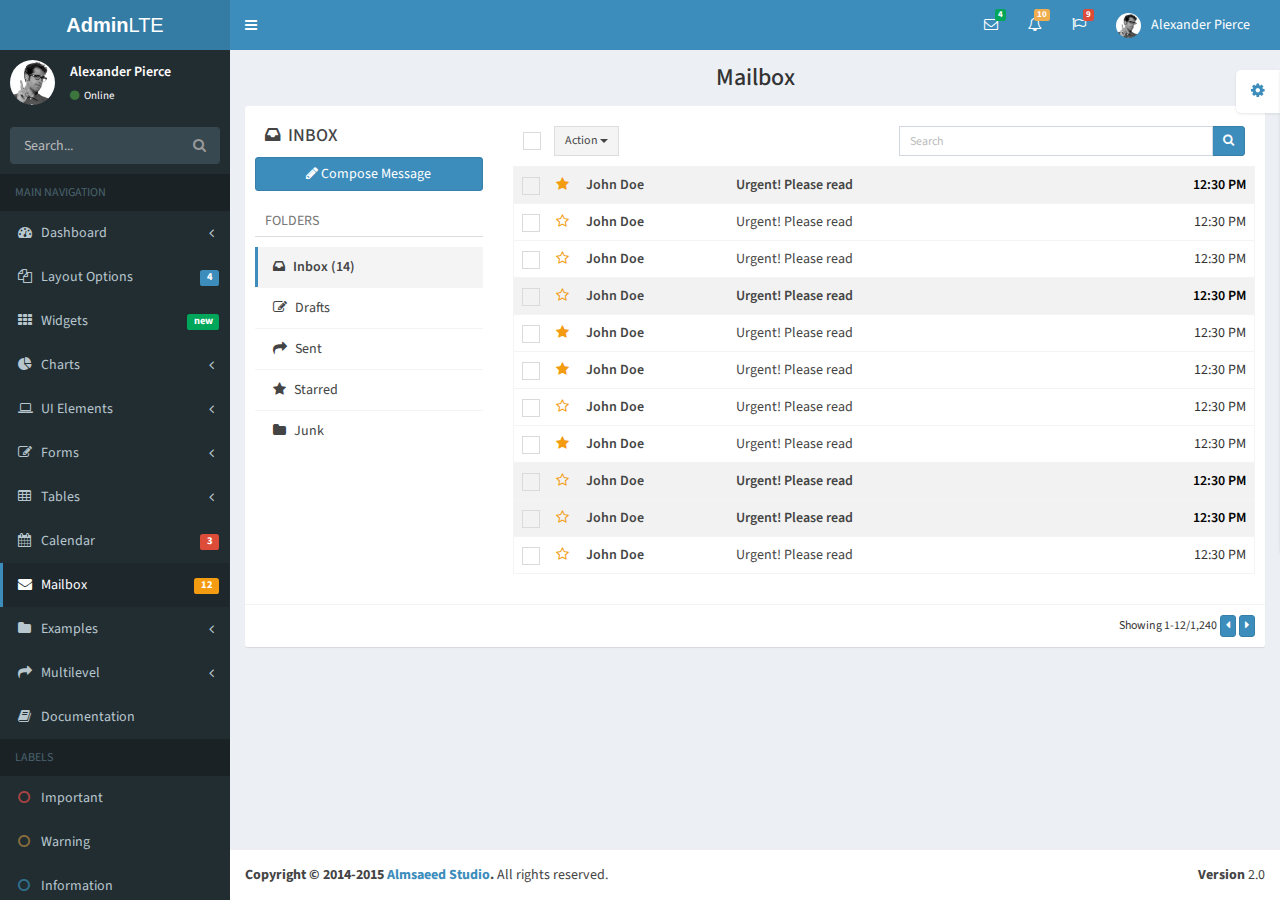
<file: admin/pages/mailbox.html>
<!DOCTYPE html>
<html>
  <head>
    <meta charset="UTF-8">
    <title>AdminLTE 2 | Mailbox</title>
    <meta content='width=device-width, initial-scale=1, maximum-scale=1, user-scalable=no' name='viewport'>
    <!-- Bootstrap 3.3.2 -->
    <link href="../bootstrap/css/bootstrap.min.css" rel="stylesheet" type="text/css" />
    <!-- Font Awesome Icons -->
    <link href="https://maxcdn.bootstrapcdn.com/font-awesome/4.3.0/css/font-awesome.min.css" rel="stylesheet" type="text/css" />
    <!-- Ionicons -->
    <link href="http://code.ionicframework.com/ionicons/2.0.0/css/ionicons.min.css" rel="stylesheet" type="text/css" />
    <!-- bootstrap wysihtml5 - text editor -->
    <link href="../plugins/bootstrap-wysihtml5/bootstrap3-wysihtml5.min.css" rel="stylesheet" type="text/css" />
    <!-- iCheck for checkboxes and radio inputs -->
    <link href="../plugins/iCheck/minimal/blue.css" rel="stylesheet" type="text/css" />
    <!-- Theme style -->
    <link href="../dist/css/AdminLTE.min.css" rel="stylesheet" type="text/css" />
    <!-- AdminLTE Skins. Choose a skin from the css/skins 
         folder instead of downloading all of them to reduce the load. -->
    <link href="../dist/css/skins/_all-skins.min.css" rel="stylesheet" type="text/css" />

    <!-- HTML5 Shim and Respond.js IE8 support of HTML5 elements and media queries -->
    <!-- WARNING: Respond.js doesn't work if you view the page via file:// -->
    <!--[if lt IE 9]>
        <script src="https://oss.maxcdn.com/libs/html5shiv/3.7.0/html5shiv.js"></script>
        <script src="https://oss.maxcdn.com/libs/respond.js/1.3.0/respond.min.js"></script>
    <![endif]-->
  </head>
  <body class="skin-blue">
    <div class="wrapper">
      
      <header class="main-header">
        <a href="../index2.html" class="logo"><b>Admin</b>LTE</a>
        <!-- Header Navbar: style can be found in header.less -->
        <nav class="navbar navbar-static-top" role="navigation">
          <!-- Sidebar toggle button-->
          <a href="#" class="sidebar-toggle" data-toggle="offcanvas" role="button">
            <span class="sr-only">Toggle navigation</span>
            <span class="icon-bar"></span>
            <span class="icon-bar"></span>
            <span class="icon-bar"></span>
          </a>
          <div class="navbar-custom-menu">
            <ul class="nav navbar-nav">
              <!-- Messages: style can be found in dropdown.less-->
              <li class="dropdown messages-menu">
                <a href="#" class="dropdown-toggle" data-toggle="dropdown">
                  <i class="fa fa-envelope-o"></i>
                  <span class="label label-success">4</span>
                </a>
                <ul class="dropdown-menu">
                  <li class="header">You have 4 messages</li>
                  <li>
                    <!-- inner menu: contains the actual data -->
                    <ul class="menu">
                      <li><!-- start message -->
                        <a href="#">
                          <div class="pull-left">
                            <img src="../dist/img/user2-160x160.jpg" class="img-circle" alt="User Image"/>
                          </div>
                          <h4>
                            Support Team
                            <small><i class="fa fa-clock-o"></i> 5 mins</small>
                          </h4>
                          <p>Why not buy a new awesome theme?</p>
                        </a>
                      </li><!-- end message -->
                      <li>
                        <a href="#">
                          <div class="pull-left">
                            <img src="../dist/img/user3-128x128.jpg" class="img-circle" alt="user image"/>
                          </div>
                          <h4>
                            AdminLTE Design Team
                            <small><i class="fa fa-clock-o"></i> 2 hours</small>
                          </h4>
                          <p>Why not buy a new awesome theme?</p>
                        </a>
                      </li>
                      <li>
                        <a href="#">
                          <div class="pull-left">
                            <img src="../dist/img/user4-128x128.jpg" class="img-circle" alt="user image"/>
                          </div>
                          <h4>
                            Developers
                            <small><i class="fa fa-clock-o"></i> Today</small>
                          </h4>
                          <p>Why not buy a new awesome theme?</p>
                        </a>
                      </li>
                      <li>
                        <a href="#">
                          <div class="pull-left">
                            <img src="../dist/img/user3-128x128.jpg" class="img-circle" alt="user image"/>
                          </div>
                          <h4>
                            Sales Department
                            <small><i class="fa fa-clock-o"></i> Yesterday</small>
                          </h4>
                          <p>Why not buy a new awesome theme?</p>
                        </a>
                      </li>
                      <li>
                        <a href="#">
                          <div class="pull-left">
                            <img src="../dist/img/user4-128x128.jpg" class="img-circle" alt="user image"/>
                          </div>
                          <h4>
                            Reviewers
                            <small><i class="fa fa-clock-o"></i> 2 days</small>
                          </h4>
                          <p>Why not buy a new awesome theme?</p>
                        </a>
                      </li>
                    </ul>
                  </li>
                  <li class="footer"><a href="#">See All Messages</a></li>
                </ul>
              </li>
              <!-- Notifications: style can be found in dropdown.less -->
              <li class="dropdown notifications-menu">
                <a href="#" class="dropdown-toggle" data-toggle="dropdown">
                  <i class="fa fa-bell-o"></i>
                  <span class="label label-warning">10</span>
                </a>
                <ul class="dropdown-menu">
                  <li class="header">You have 10 notifications</li>
                  <li>
                    <!-- inner menu: contains the actual data -->
                    <ul class="menu">
                      <li>
                        <a href="#">
                          <i class="fa fa-users text-aqua"></i> 5 new members joined today
                        </a>
                      </li>
                      <li>
                        <a href="#">
                          <i class="fa fa-warning text-yellow"></i> Very long description here that may not fit into the page and may cause design problems
                        </a>
                      </li>
                      <li>
                        <a href="#">
                          <i class="fa fa-users text-red"></i> 5 new members joined
                        </a>
                      </li>

                      <li>
                        <a href="#">
                          <i class="fa fa-shopping-cart text-green"></i> 25 sales made
                        </a>
                      </li>
                      <li>
                        <a href="#">
                          <i class="fa fa-user text-red"></i> You changed your username
                        </a>
                      </li>
                    </ul>
                  </li>
                  <li class="footer"><a href="#">View all</a></li>
                </ul>
              </li>
              <!-- Tasks: style can be found in dropdown.less -->
              <li class="dropdown tasks-menu">
                <a href="#" class="dropdown-toggle" data-toggle="dropdown">
                  <i class="fa fa-flag-o"></i>
                  <span class="label label-danger">9</span>
                </a>
                <ul class="dropdown-menu">
                  <li class="header">You have 9 tasks</li>
                  <li>
                    <!-- inner menu: contains the actual data -->
                    <ul class="menu">
                      <li><!-- Task item -->
                        <a href="#">
                          <h3>
                            Design some buttons
                            <small class="pull-right">20%</small>
                          </h3>
                          <div class="progress xs">
                            <div class="progress-bar progress-bar-aqua" style="width: 20%" role="progressbar" aria-valuenow="20" aria-valuemin="0" aria-valuemax="100">
                              <span class="sr-only">20% Complete</span>
                            </div>
                          </div>
                        </a>
                      </li><!-- end task item -->
                      <li><!-- Task item -->
                        <a href="#">
                          <h3>
                            Create a nice theme
                            <small class="pull-right">40%</small>
                          </h3>
                          <div class="progress xs">
                            <div class="progress-bar progress-bar-green" style="width: 40%" role="progressbar" aria-valuenow="20" aria-valuemin="0" aria-valuemax="100">
                              <span class="sr-only">40% Complete</span>
                            </div>
                          </div>
                        </a>
                      </li><!-- end task item -->
                      <li><!-- Task item -->
                        <a href="#">
                          <h3>
                            Some task I need to do
                            <small class="pull-right">60%</small>
                          </h3>
                          <div class="progress xs">
                            <div class="progress-bar progress-bar-red" style="width: 60%" role="progressbar" aria-valuenow="20" aria-valuemin="0" aria-valuemax="100">
                              <span class="sr-only">60% Complete</span>
                            </div>
                          </div>
                        </a>
                      </li><!-- end task item -->
                      <li><!-- Task item -->
                        <a href="#">
                          <h3>
                            Make beautiful transitions
                            <small class="pull-right">80%</small>
                          </h3>
                          <div class="progress xs">
                            <div class="progress-bar progress-bar-yellow" style="width: 80%" role="progressbar" aria-valuenow="20" aria-valuemin="0" aria-valuemax="100">
                              <span class="sr-only">80% Complete</span>
                            </div>
                          </div>
                        </a>
                      </li><!-- end task item -->
                    </ul>
                  </li>
                  <li class="footer">
                    <a href="#">View all tasks</a>
                  </li>
                </ul>
              </li>
              <!-- User Account: style can be found in dropdown.less -->
              <li class="dropdown user user-menu">
                <a href="#" class="dropdown-toggle" data-toggle="dropdown">
                  <img src="../dist/img/user2-160x160.jpg" class="user-image" alt="User Image"/>
                  <span class="hidden-xs">Alexander Pierce</span>
                </a>
                <ul class="dropdown-menu">
                  <!-- User image -->
                  <li class="user-header">
                    <img src="../dist/img/user2-160x160.jpg" class="img-circle" alt="User Image" />
                    <p>
                      Alexander Pierce - Web Developer
                      <small>Member since Nov. 2012</small>
                    </p>
                  </li>
                  <!-- Menu Body -->
                  <li class="user-body">
                    <div class="col-xs-4 text-center">
                      <a href="#">Followers</a>
                    </div>
                    <div class="col-xs-4 text-center">
                      <a href="#">Sales</a>
                    </div>
                    <div class="col-xs-4 text-center">
                      <a href="#">Friends</a>
                    </div>
                  </li>
                  <!-- Menu Footer-->
                  <li class="user-footer">
                    <div class="pull-left">
                      <a href="#" class="btn btn-default btn-flat">Profile</a>
                    </div>
                    <div class="pull-right">
                      <a href="#" class="btn btn-default btn-flat">Sign out</a>
                    </div>
                  </li>
                </ul>
              </li>
            </ul>
          </div>
        </nav>
      </header>
      <!-- Left side column. contains the logo and sidebar -->
      <aside class="main-sidebar">
        <!-- sidebar: style can be found in sidebar.less -->
        <section class="sidebar">
          <!-- Sidebar user panel -->
          <div class="user-panel">
            <div class="pull-left image">
              <img src="../dist/img/user2-160x160.jpg" class="img-circle" alt="User Image" />
            </div>
            <div class="pull-left info">
              <p>Alexander Pierce</p>

              <a href="#"><i class="fa fa-circle text-success"></i> Online</a>
            </div>
          </div>
          <!-- search form -->
          <form action="#" method="get" class="sidebar-form">
            <div class="input-group">
              <input type="text" name="q" class="form-control" placeholder="Search..."/>
              <span class="input-group-btn">
                <button type='submit' name='seach' id='search-btn' class="btn btn-flat"><i class="fa fa-search"></i></button>
              </span>
            </div>
          </form>
          <!-- /.search form -->
          <!-- sidebar menu: : style can be found in sidebar.less -->
          <ul class="sidebar-menu">
            <li class="header">MAIN NAVIGATION</li>
            <li class="treeview">
              <a href="#">
                <i class="fa fa-dashboard"></i> <span>Dashboard</span> <i class="fa fa-angle-left pull-right"></i>
              </a>
              <ul class="treeview-menu">
                <li><a href="../index.html"><i class="fa fa-circle-o"></i> Dashboard v1</a></li>
                <li><a href="../index2.html"><i class="fa fa-circle-o"></i> Dashboard v2</a></li>
              </ul>
            </li>
            <li class="treeview">
              <a href="#">
                <i class="fa fa-files-o"></i>
                <span>Layout Options</span>
                <span class="label label-primary pull-right">4</span>
              </a>
              <ul class="treeview-menu">
                <li><a href="layout/top-nav.html"><i class="fa fa-circle-o"></i> Top Navigation</a></li>
                <li><a href="layout/boxed.html"><i class="fa fa-circle-o"></i> Boxed</a></li>
                <li><a href="layout/fixed.html"><i class="fa fa-circle-o"></i> Fixed</a></li>
                <li><a href="layout/collapsed-sidebar.html"><i class="fa fa-circle-o"></i> Collapsed Sidebar</a></li>
              </ul>
            </li>
            <li>
              <a href="widgets.html">
                <i class="fa fa-th"></i> <span>Widgets</span> <small class="label pull-right bg-green">new</small>
              </a>
            </li>
            <li class="treeview">
              <a href="#">
                <i class="fa fa-pie-chart"></i>
                <span>Charts</span>
                <i class="fa fa-angle-left pull-right"></i>
              </a>
              <ul class="treeview-menu">
                <li><a href="charts/morris.html"><i class="fa fa-circle-o"></i> Morris</a></li>
                <li><a href="charts/flot.html"><i class="fa fa-circle-o"></i> Flot</a></li>
                <li><a href="charts/inline.html"><i class="fa fa-circle-o"></i> Inline charts</a></li>
              </ul>
            </li>
            <li class="treeview">
              <a href="#">
                <i class="fa fa-laptop"></i>
                <span>UI Elements</span>
                <i class="fa fa-angle-left pull-right"></i>
              </a>
              <ul class="treeview-menu">
                <li><a href="UI/general.html"><i class="fa fa-circle-o"></i> General</a></li>
                <li><a href="UI/icons.html"><i class="fa fa-circle-o"></i> Icons</a></li>
                <li><a href="UI/buttons.html"><i class="fa fa-circle-o"></i> Buttons</a></li>
                <li><a href="UI/sliders.html"><i class="fa fa-circle-o"></i> Sliders</a></li>
                <li><a href="UI/timeline.html"><i class="fa fa-circle-o"></i> Timeline</a></li>
                <li><a href="UI/modals.html"><i class="fa fa-circle-o"></i> Modals</a></li>
              </ul>
            </li>
            <li class="treeview">
              <a href="#">
                <i class="fa fa-edit"></i> <span>Forms</span>
                <i class="fa fa-angle-left pull-right"></i>
              </a>
              <ul class="treeview-menu">
                <li><a href="forms/general.html"><i class="fa fa-circle-o"></i> General Elements</a></li>
                <li><a href="forms/advanced.html"><i class="fa fa-circle-o"></i> Advanced Elements</a></li>
                <li><a href="forms/editors.html"><i class="fa fa-circle-o"></i> Editors</a></li>
              </ul>
            </li>
            <li class="treeview">
              <a href="#">
                <i class="fa fa-table"></i> <span>Tables</span>
                <i class="fa fa-angle-left pull-right"></i>
              </a>
              <ul class="treeview-menu">
                <li><a href="tables/simple.html"><i class="fa fa-circle-o"></i> Simple tables</a></li>
                <li><a href="tables/data.html"><i class="fa fa-circle-o"></i> Data tables</a></li>
              </ul>
            </li>
            <li>
              <a href="calendar.html">
                <i class="fa fa-calendar"></i> <span>Calendar</span>
                <small class="label pull-right bg-red">3</small>
              </a>
            </li>
            <li class="active">
              <a href="mailbox.html">
                <i class="fa fa-envelope"></i> <span>Mailbox</span>
                <small class="label pull-right bg-yellow">12</small>
              </a>
            </li>
            <li class="treeview">
              <a href="#">
                <i class="fa fa-folder"></i> <span>Examples</span>
                <i class="fa fa-angle-left pull-right"></i>
              </a>
              <ul class="treeview-menu">
                <li><a href="examples/invoice.html"><i class="fa fa-circle-o"></i> Invoice</a></li>
                <li><a href="examples/login.html"><i class="fa fa-circle-o"></i> Login</a></li>
                <li><a href="examples/register.html"><i class="fa fa-circle-o"></i> Register</a></li>
                <li><a href="examples/lockscreen.html"><i class="fa fa-circle-o"></i> Lockscreen</a></li>
                <li><a href="examples/404.html"><i class="fa fa-circle-o"></i> 404 Error</a></li>
                <li><a href="examples/500.html"><i class="fa fa-circle-o"></i> 500 Error</a></li>
                <li><a href="examples/blank.html"><i class="fa fa-circle-o"></i> Blank Page</a></li>
              </ul>
            </li>
            <li class="treeview">
              <a href="#">
                <i class="fa fa-share"></i> <span>Multilevel</span>
                <i class="fa fa-angle-left pull-right"></i>
              </a>
              <ul class="treeview-menu">
                <li><a href="#"><i class="fa fa-circle-o"></i> Level One</a></li>
                <li>
                  <a href="#"><i class="fa fa-circle-o"></i> Level One <i class="fa fa-angle-left pull-right"></i></a>
                  <ul class="treeview-menu">
                    <li><a href="#"><i class="fa fa-circle-o"></i> Level Two</a></li>
                    <li>
                      <a href="#"><i class="fa fa-circle-o"></i> Level Two <i class="fa fa-angle-left pull-right"></i></a>
                      <ul class="treeview-menu">
                        <li><a href="#"><i class="fa fa-circle-o"></i> Level Three</a></li>
                        <li><a href="#"><i class="fa fa-circle-o"></i> Level Three</a></li>
                      </ul>
                    </li>
                  </ul>
                </li>
                <li><a href="#"><i class="fa fa-circle-o"></i> Level One</a></li>
              </ul>
            </li>
            <li><a href="../documentation/index.html"><i class="fa fa-book"></i> Documentation</a></li>
            <li class="header">LABELS</li>
            <li><a href="#"><i class="fa fa-circle-o text-danger"></i> Important</a></li>
            <li><a href="#"><i class="fa fa-circle-o text-warning"></i> Warning</a></li>
            <li><a href="#"><i class="fa fa-circle-o text-info"></i> Information</a></li>
          </ul>
        </section>
        <!-- /.sidebar -->
      </aside>

      <!-- Right side column. Contains the navbar and content of the page -->
      <div class="content-wrapper">
        <!-- Content Header (Page header) -->
        <section class="content-header no-margin">
          <h1 class="text-center">
            Mailbox
          </h1>
        </section>

        <!-- Main content -->
        <section class="content">
          <!-- MAILBOX BEGIN -->
          <div class="mailbox row">
            <div class="col-xs-12">
              <div class="box box-solid">
                <div class="box-body">
                  <div class="row">
                    <div class="col-md-3 col-sm-4">
                      <!-- BOXES are complex enough to move the .box-header around.
                                This is an example of having the box header within the box body -->
                      <div class="box-header">
                        <i class="fa fa-inbox"></i>
                        <h3 class="box-title">INBOX</h3>
                      </div>
                      <!-- compose message btn -->
                      <a class="btn btn-block btn-primary" data-toggle="modal" data-target="#compose-modal"><i class="fa fa-pencil"></i> Compose Message</a>
                      <!-- Navigation - folders-->
                      <div style="margin-top: 15px;">
                        <ul class="nav nav-pills nav-stacked">
                          <li class="header">Folders</li>
                          <li class="active"><a href="#"><i class="fa fa-inbox"></i> Inbox (14)</a></li>
                          <li><a href="#"><i class="fa fa-pencil-square-o"></i> Drafts</a></li>
                          <li><a href="#"><i class="fa fa-mail-forward"></i> Sent</a></li>
                          <li><a href="#"><i class="fa fa-star"></i> Starred</a></li>
                          <li><a href="#"><i class="fa fa-folder"></i> Junk</a></li>
                        </ul>
                      </div>
                    </div><!-- /.col (LEFT) -->
                    <div class="col-md-9 col-sm-8">
                      <div class="row pad">
                        <div class="col-sm-6">
                          <label style="margin-right: 10px;">
                            <input type="checkbox" id="check-all"/>
                          </label>
                          <!-- Action button -->
                          <div class="btn-group">
                            <button type="button" class="btn btn-default btn-sm btn-flat dropdown-toggle" data-toggle="dropdown">
                              Action <span class="caret"></span>
                            </button>
                            <ul class="dropdown-menu" role="menu">
                              <li><a href="#">Mark as read</a></li>
                              <li><a href="#">Mark as unread</a></li>
                              <li class="divider"></li>
                              <li><a href="#">Move to junk</a></li>
                              <li class="divider"></li>
                              <li><a href="#">Delete</a></li>
                            </ul>
                          </div>

                        </div>
                        <div class="col-sm-6 search-form">
                          <form action="#" class="text-right">
                            <div class="input-group">
                              <input type="text" class="form-control input-sm" placeholder="Search">
                              <div class="input-group-btn">
                                <button type="submit" name="q" class="btn btn-sm btn-primary"><i class="fa fa-search"></i></button>
                              </div>
                            </div>
                          </form>
                        </div>
                      </div><!-- /.row -->

                      <div class="table-responsive">
                        <!-- THE MESSAGES -->
                        <table class="table table-mailbox">
                          <tr class="unread">
                            <td class="small-col"><input type="checkbox" /></td>
                            <td class="small-col"><i class="fa fa-star"></i></td>
                            <td class="name"><a href="#">John Doe</a></td>
                            <td class="subject"><a href="#">Urgent! Please read</a></td>
                            <td class="time">12:30 PM</td>
                          </tr>
                          <tr>
                            <td class="small-col"><input type="checkbox" /></td>
                            <td class="small-col"><i class="fa fa-star-o"></i></td>
                            <td class="name"><a href="#">John Doe</a></td>
                            <td class="subject"><a href="#">Urgent! Please read</a></td>
                            <td class="time">12:30 PM</td>
                          </tr>
                          <tr>
                            <td class="small-col"><input type="checkbox" /></td>
                            <td class="small-col"><i class="fa fa-star-o"></i></td>
                            <td class="name"><a href="#">John Doe</a></td>
                            <td class="subject"><a href="#">Urgent! Please read</a></td>
                            <td class="time">12:30 PM</td>
                          </tr>
                          <tr class="unread">
                            <td class="small-col"><input type="checkbox" /></td>
                            <td class="small-col"><i class="fa fa-star-o"></i></td>
                            <td class="name"><a href="#">John Doe</a></td>
                            <td class="subject"><a href="#">Urgent! Please read</a></td>
                            <td class="time">12:30 PM</td>
                          </tr>
                          <tr>
                            <td class="small-col"><input type="checkbox" /></td>
                            <td class="small-col"><i class="fa fa-star"></i></td>
                            <td class="name"><a href="#">John Doe</a></td>
                            <td class="subject"><a href="#">Urgent! Please read</a></td>
                            <td class="time">12:30 PM</td>
                          </tr>
                          <tr>
                            <td class="small-col"><input type="checkbox" /></td>
                            <td class="small-col"><i class="fa fa-star"></i></td>
                            <td class="name"><a href="#">John Doe</a></td>
                            <td class="subject"><a href="#">Urgent! Please read</a></td>
                            <td class="time">12:30 PM</td>
                          </tr>
                          <tr>
                            <td class="small-col"><input type="checkbox" /></td>
                            <td class="small-col"><i class="fa fa-star-o"></i></td>
                            <td class="name"><a href="#">John Doe</a></td>
                            <td class="subject"><a href="#">Urgent! Please read</a></td>
                            <td class="time">12:30 PM</td>
                          </tr>
                          <tr>
                            <td class="small-col"><input type="checkbox" /></td>
                            <td class="small-col"><i class="fa fa-star"></i></td>
                            <td class="name"><a href="#">John Doe</a></td>
                            <td class="subject"><a href="#">Urgent! Please read</a></td>
                            <td class="time">12:30 PM</td>
                          </tr>
                          <tr class="unread">
                            <td class="small-col"><input type="checkbox" /></td>
                            <td class="small-col"><i class="fa fa-star-o"></i></td>
                            <td class="name"><a href="#">John Doe</a></td>
                            <td class="subject"><a href="#">Urgent! Please read</a></td>
                            <td class="time">12:30 PM</td>
                          </tr>
                          <tr class="unread">
                            <td class="small-col"><input type="checkbox" /></td>
                            <td class="small-col"><i class="fa fa-star-o"></i></td>
                            <td class="name"><a href="#">John Doe</a></td>
                            <td class="subject"><a href="#">Urgent! Please read</a></td>
                            <td class="time">12:30 PM</td>
                          </tr>
                          <tr>
                            <td class="small-col"><input type="checkbox" /></td>
                            <td class="small-col"><i class="fa fa-star-o"></i></td>
                            <td class="name"><a href="#">John Doe</a></td>
                            <td class="subject"><a href="#">Urgent! Please read</a></td>
                            <td class="time">12:30 PM</td>
                          </tr>
                        </table>
                      </div><!-- /.table-responsive -->
                    </div><!-- /.col (RIGHT) -->
                  </div><!-- /.row -->
                </div><!-- /.box-body -->
                <div class="box-footer clearfix">
                  <div class="pull-right">
                    <small>Showing 1-12/1,240</small>
                    <button class="btn btn-xs btn-primary"><i class="fa fa-caret-left"></i></button>
                    <button class="btn btn-xs btn-primary"><i class="fa fa-caret-right"></i></button>
                  </div>
                </div><!-- box-footer -->
              </div><!-- /.box -->
            </div><!-- /.col (MAIN) -->
          </div>
          <!-- MAILBOX END -->

        </section><!-- /.content -->
      </div><!-- /.content-wrapper -->
      <footer class="main-footer">
        <div class="pull-right hidden-xs">
          <b>Version</b> 2.0
        </div>
        <strong>Copyright &copy; 2014-2015 <a href="http://almsaeedstudio.com">Almsaeed Studio</a>.</strong> All rights reserved.
      </footer>
    </div><!-- ./wrapper -->

    <!-- COMPOSE MESSAGE MODAL -->
    <div class="modal fade" id="compose-modal" tabindex="-1" role="dialog" aria-hidden="true">
      <div class="modal-dialog">
        <div class="modal-content">
          <div class="modal-header">
            <button type="button" class="close" data-dismiss="modal" aria-hidden="true">&times;</button>
            <h4 class="modal-title"><i class="fa fa-envelope-o"></i> Compose New Message</h4>
          </div>
          <form action="#" method="post">
            <div class="modal-body">
              <div class="form-group">
                <div class="input-group">
                  <span class="input-group-addon">TO:</span>
                  <input name="email_to" type="email" class="form-control" placeholder="Email TO">
                </div>
              </div>
              <div class="form-group">
                <div class="input-group">
                  <span class="input-group-addon">CC:</span>
                  <input name="email_to" type="email" class="form-control" placeholder="Email CC">
                </div>
              </div>
              <div class="form-group">
                <div class="input-group">
                  <span class="input-group-addon">BCC:</span>
                  <input name="email_to" type="email" class="form-control" placeholder="Email BCC">
                </div>
              </div>
              <div class="form-group">
                <textarea name="message" id="email_message" class="form-control" placeholder="Message" style="height: 120px;"></textarea>
              </div>
              <div class="form-group">
                <div class="btn btn-success btn-file">
                  <i class="fa fa-paperclip"></i> Attachment
                  <input type="file" name="attachment"/>
                </div>
                <p class="help-block">Max. 32MB</p>
              </div>

            </div>
            <div class="modal-footer clearfix">

              <button type="button" class="btn btn-danger" data-dismiss="modal"><i class="fa fa-times"></i> Discard</button>

              <button type="submit" class="btn btn-primary pull-left"><i class="fa fa-envelope"></i> Send Message</button>
            </div>
          </form>
        </div><!-- /.modal-content -->
      </div><!-- /.modal-dialog -->
    </div><!-- /.modal -->

    <!-- jQuery 2.1.3 -->
    <script src="../plugins/jQuery/jQuery-2.1.3.min.js"></script>
    <!-- Bootstrap 3.3.2 JS -->
    <script src="../bootstrap/js/bootstrap.min.js" type="text/javascript"></script>
    <!-- Slimscroll -->
    <script src="../plugins/slimScroll/jquery.slimscroll.min.js" type="text/javascript"></script>
    <!-- FastClick -->
    <script src='../plugins/fastclick/fastclick.min.js'></script>
    <!-- AdminLTE App -->
    <script src="../dist/js/app.min.js" type="text/javascript"></script>    
    <!-- Bootstrap WYSIHTML5 -->
    <script src="../plugins/bootstrap-wysihtml5/bootstrap3-wysihtml5.all.min.js" type="text/javascript"></script>
    <!-- iCheck -->
    <script src="../plugins/iCheck/icheck.min.js" type="text/javascript"></script>
    <!-- Page script -->
    <script type="text/javascript">
      $(function () {

        "use strict";

        //iCheck for checkbox and radio inputs
        $('input[type="checkbox"]').iCheck({
          checkboxClass: 'icheckbox_minimal-blue',
          radioClass: 'iradio_minimal-blue'
        });

        //When unchecking the checkbox
        $("#check-all").on('ifUnchecked', function (event) {
          //Uncheck all checkboxes
          $("input[type='checkbox']", ".table-mailbox").iCheck("uncheck");
        });
        //When checking the checkbox
        $("#check-all").on('ifChecked', function (event) {
          //Check all checkboxes
          $("input[type='checkbox']", ".table-mailbox").iCheck("check");
        });
        //Handle starring for glyphicon and font awesome
        $(".fa-star, .fa-star-o, .glyphicon-star, .glyphicon-star-empty").click(function (e) {
          e.preventDefault();
          //detect type
          var glyph = $(this).hasClass("glyphicon");
          var fa = $(this).hasClass("fa");

          //Switch states
          if (glyph) {
            $(this).toggleClass("glyphicon-star");
            $(this).toggleClass("glyphicon-star-empty");
          }

          if (fa) {
            $(this).toggleClass("fa-star");
            $(this).toggleClass("fa-star-o");
          }
        });

        //Initialize WYSIHTML5 - text editor
        $("#email_message").wysihtml5();
      });
    </script>
    <!-- AdminLTE for demo purposes -->
    <script src="../dist/js/demo.js" type="text/javascript"></script>
  </body>
</html>
</file>
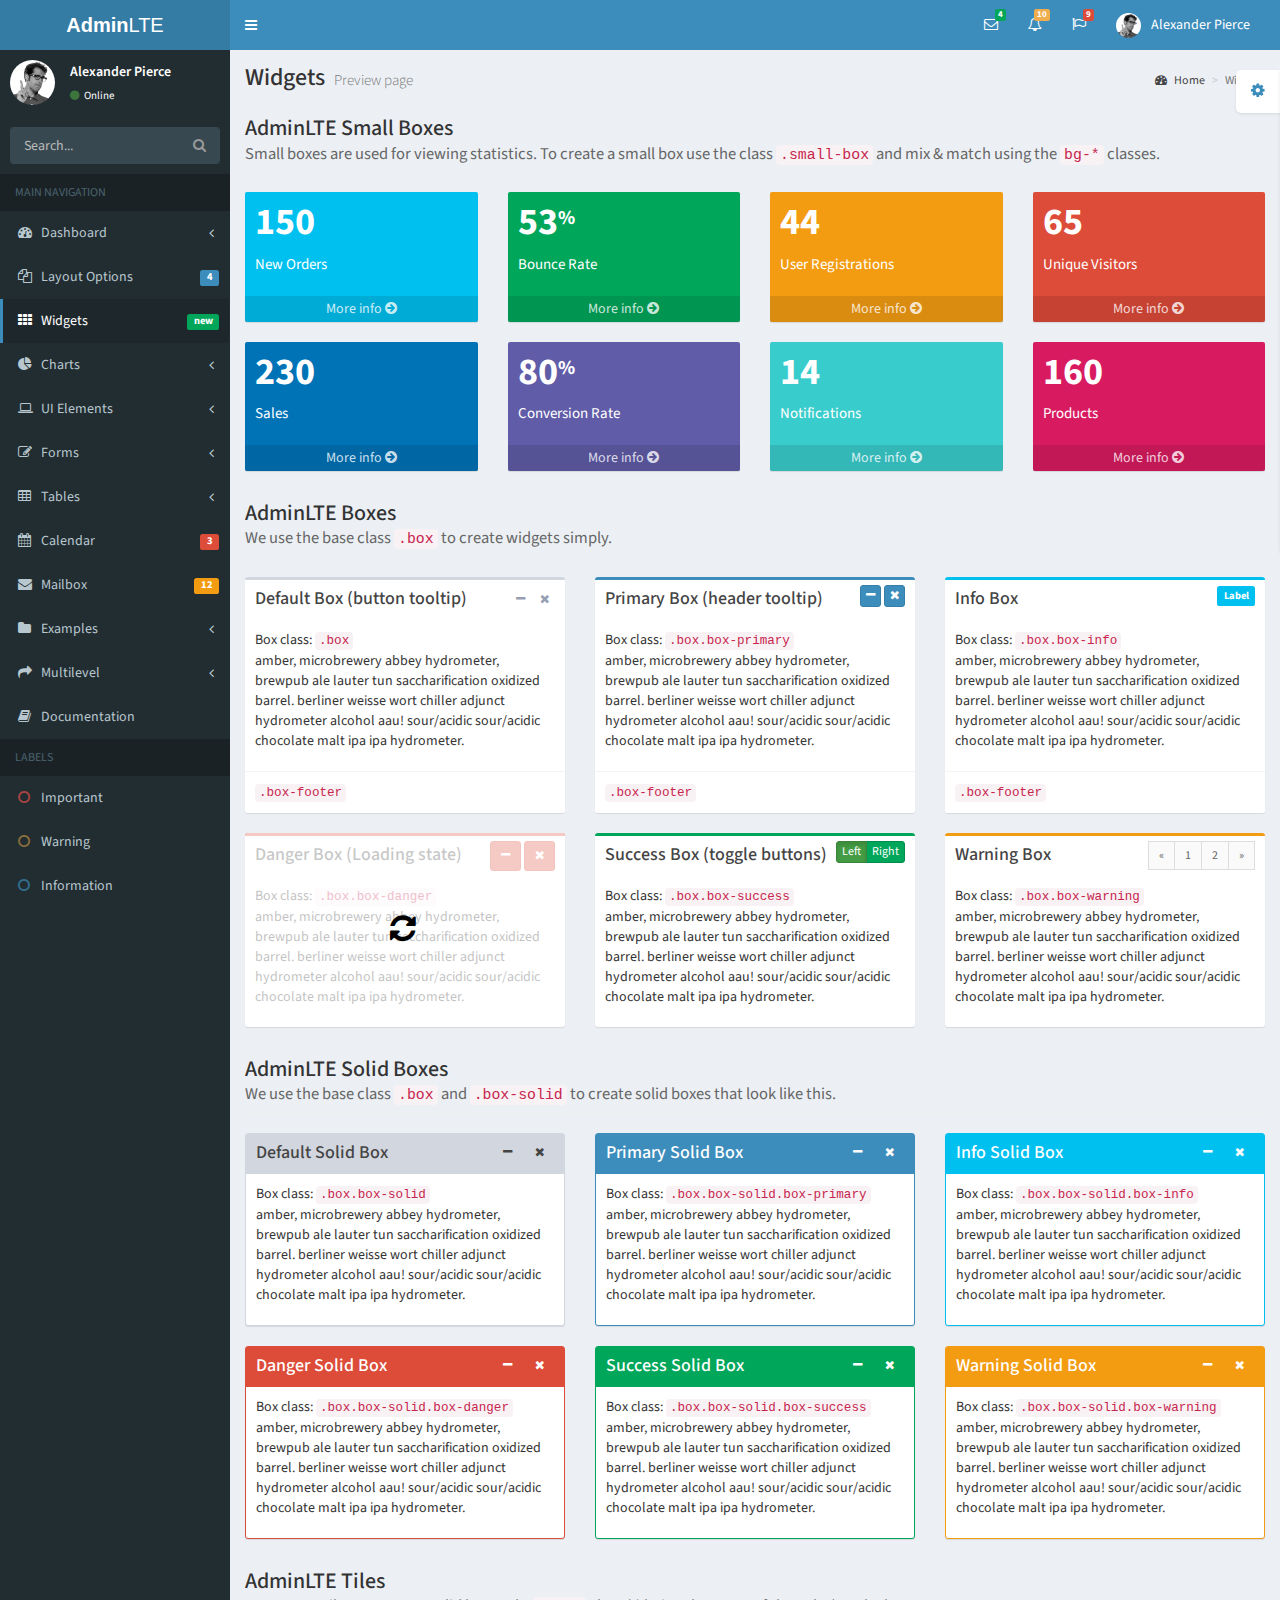
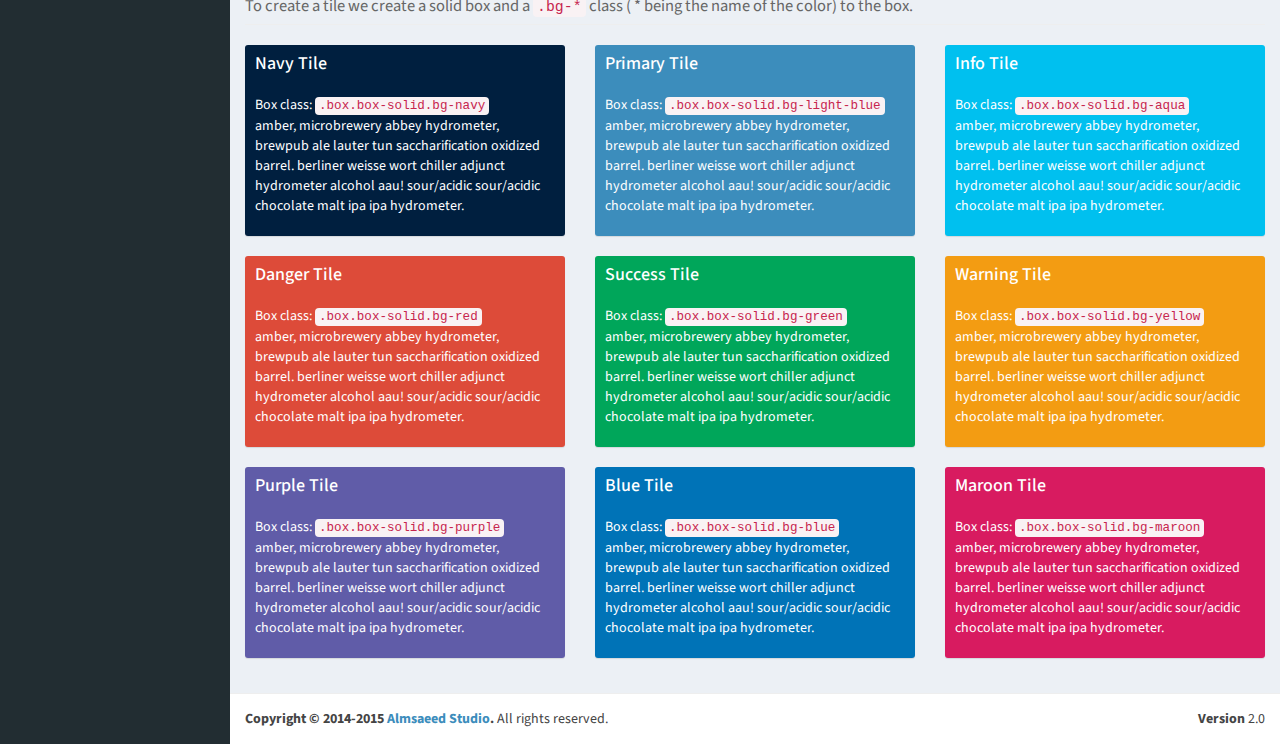
<file: admin/pages/widgets.html>
<!DOCTYPE html>
<html>
  <head>
    <meta charset="UTF-8">
    <title>AdminLTE 2 | Widgets</title>
    <meta content='width=device-width, initial-scale=1, maximum-scale=1, user-scalable=no' name='viewport'>
    <!-- Bootstrap 3.3.2 -->
    <link href="../bootstrap/css/bootstrap.min.css" rel="stylesheet" type="text/css" />
    <!-- Font Awesome Icons -->
    <link href="https://maxcdn.bootstrapcdn.com/font-awesome/4.3.0/css/font-awesome.min.css" rel="stylesheet" type="text/css" />
    <!-- Ionicons -->
    <link href="http://code.ionicframework.com/ionicons/2.0.0/css/ionicons.min.css" rel="stylesheet" type="text/css" />
    <!-- Theme style -->
    <link href="../dist/css/AdminLTE.min.css" rel="stylesheet" type="text/css" />
    <!-- AdminLTE Skins. Choose a skin from the css/skins
         folder instead of downloading all of them to reduce the load. -->
    <link href="../dist/css/skins/_all-skins.min.css" rel="stylesheet" type="text/css" />

    <!-- HTML5 Shim and Respond.js IE8 support of HTML5 elements and media queries -->
    <!-- WARNING: Respond.js doesn't work if you view the page via file:// -->
    <!--[if lt IE 9]>
        <script src="https://oss.maxcdn.com/libs/html5shiv/3.7.0/html5shiv.js"></script>
        <script src="https://oss.maxcdn.com/libs/respond.js/1.3.0/respond.min.js"></script>
    <![endif]-->
  </head>
  <body class="skin-blue">
    <div class="wrapper">

      <header class="main-header">
        <a href="../index2.html" class="logo"><b>Admin</b>LTE</a>
        <!-- Header Navbar: style can be found in header.less -->
        <nav class="navbar navbar-static-top" role="navigation">
          <!-- Sidebar toggle button-->
          <a href="#" class="sidebar-toggle" data-toggle="offcanvas" role="button">
            <span class="sr-only">Toggle navigation</span>
            <span class="icon-bar"></span>
            <span class="icon-bar"></span>
            <span class="icon-bar"></span>
          </a>
          <div class="navbar-custom-menu">
            <ul class="nav navbar-nav">
              <!-- Messages: style can be found in dropdown.less-->
              <li class="dropdown messages-menu">
                <a href="#" class="dropdown-toggle" data-toggle="dropdown">
                  <i class="fa fa-envelope-o"></i>
                  <span class="label label-success">4</span>
                </a>
                <ul class="dropdown-menu">
                  <li class="header">You have 4 messages</li>
                  <li>
                    <!-- inner menu: contains the actual data -->
                    <ul class="menu">
                      <li><!-- start message -->
                        <a href="#">
                          <div class="pull-left">
                            <img src="../dist/img/user2-160x160.jpg" class="img-circle" alt="User Image"/>
                          </div>
                          <h4>
                            Support Team
                            <small><i class="fa fa-clock-o"></i> 5 mins</small>
                          </h4>
                          <p>Why not buy a new awesome theme?</p>
                        </a>
                      </li><!-- end message -->
                      <li>
                        <a href="#">
                          <div class="pull-left">
                            <img src="../dist/img/user3-128x128.jpg" class="img-circle" alt="user image"/>
                          </div>
                          <h4>
                            AdminLTE Design Team
                            <small><i class="fa fa-clock-o"></i> 2 hours</small>
                          </h4>
                          <p>Why not buy a new awesome theme?</p>
                        </a>
                      </li>
                      <li>
                        <a href="#">
                          <div class="pull-left">
                            <img src="../dist/img/user4-128x128.jpg" class="img-circle" alt="user image"/>
                          </div>
                          <h4>
                            Developers
                            <small><i class="fa fa-clock-o"></i> Today</small>
                          </h4>
                          <p>Why not buy a new awesome theme?</p>
                        </a>
                      </li>
                      <li>
                        <a href="#">
                          <div class="pull-left">
                            <img src="../dist/img/user3-128x128.jpg" class="img-circle" alt="user image"/>
                          </div>
                          <h4>
                            Sales Department
                            <small><i class="fa fa-clock-o"></i> Yesterday</small>
                          </h4>
                          <p>Why not buy a new awesome theme?</p>
                        </a>
                      </li>
                      <li>
                        <a href="#">
                          <div class="pull-left">
                            <img src="../dist/img/user4-128x128.jpg" class="img-circle" alt="user image"/>
                          </div>
                          <h4>
                            Reviewers
                            <small><i class="fa fa-clock-o"></i> 2 days</small>
                          </h4>
                          <p>Why not buy a new awesome theme?</p>
                        </a>
                      </li>
                    </ul>
                  </li>
                  <li class="footer"><a href="#">See All Messages</a></li>
                </ul>
              </li>
              <!-- Notifications: style can be found in dropdown.less -->
              <li class="dropdown notifications-menu">
                <a href="#" class="dropdown-toggle" data-toggle="dropdown">
                  <i class="fa fa-bell-o"></i>
                  <span class="label label-warning">10</span>
                </a>
                <ul class="dropdown-menu">
                  <li class="header">You have 10 notifications</li>
                  <li>
                    <!-- inner menu: contains the actual data -->
                    <ul class="menu">
                      <li>
                        <a href="#">
                          <i class="fa fa-users text-aqua"></i> 5 new members joined today
                        </a>
                      </li>
                      <li>
                        <a href="#">
                          <i class="fa fa-warning text-yellow"></i> Very long description here that may not fit into the page and may cause design problems
                        </a>
                      </li>
                      <li>
                        <a href="#">
                          <i class="fa fa-users text-red"></i> 5 new members joined
                        </a>
                      </li>

                      <li>
                        <a href="#">
                          <i class="fa fa-shopping-cart text-green"></i> 25 sales made
                        </a>
                      </li>
                      <li>
                        <a href="#">
                          <i class="fa fa-user text-light-blue"></i> You changed your username
                        </a>
                      </li>
                    </ul>
                  </li>
                  <li class="footer"><a href="#">View all</a></li>
                </ul>
              </li>
              <!-- Tasks: style can be found in dropdown.less -->
              <li class="dropdown tasks-menu">
                <a href="#" class="dropdown-toggle" data-toggle="dropdown">
                  <i class="fa fa-flag-o"></i>
                  <span class="label label-danger">9</span>
                </a>
                <ul class="dropdown-menu">
                  <li class="header">You have 9 tasks</li>
                  <li>
                    <!-- inner menu: contains the actual data -->
                    <ul class="menu">
                      <li><!-- Task item -->
                        <a href="#">
                          <h3>
                            Design some buttons
                            <small class="pull-right">20%</small>
                          </h3>
                          <div class="progress xs">
                            <div class="progress-bar progress-bar-aqua" style="width: 20%" role="progressbar" aria-valuenow="20" aria-valuemin="0" aria-valuemax="100">
                              <span class="sr-only">20% Complete</span>
                            </div>
                          </div>
                        </a>
                      </li><!-- end task item -->
                      <li><!-- Task item -->
                        <a href="#">
                          <h3>
                            Create a nice theme
                            <small class="pull-right">40%</small>
                          </h3>
                          <div class="progress xs">
                            <div class="progress-bar progress-bar-green" style="width: 40%" role="progressbar" aria-valuenow="20" aria-valuemin="0" aria-valuemax="100">
                              <span class="sr-only">40% Complete</span>
                            </div>
                          </div>
                        </a>
                      </li><!-- end task item -->
                      <li><!-- Task item -->
                        <a href="#">
                          <h3>
                            Some task I need to do
                            <small class="pull-right">60%</small>
                          </h3>
                          <div class="progress xs">
                            <div class="progress-bar progress-bar-red" style="width: 60%" role="progressbar" aria-valuenow="20" aria-valuemin="0" aria-valuemax="100">
                              <span class="sr-only">60% Complete</span>
                            </div>
                          </div>
                        </a>
                      </li><!-- end task item -->
                      <li><!-- Task item -->
                        <a href="#">
                          <h3>
                            Make beautiful transitions
                            <small class="pull-right">80%</small>
                          </h3>
                          <div class="progress xs">
                            <div class="progress-bar progress-bar-yellow" style="width: 80%" role="progressbar" aria-valuenow="20" aria-valuemin="0" aria-valuemax="100">
                              <span class="sr-only">80% Complete</span>
                            </div>
                          </div>
                        </a>
                      </li><!-- end task item -->
                    </ul>
                  </li>
                  <li class="footer">
                    <a href="#">View all tasks</a>
                  </li>
                </ul>
              </li>
              <!-- User Account: style can be found in dropdown.less -->
              <li class="dropdown user user-menu">
                <a href="#" class="dropdown-toggle" data-toggle="dropdown">
                  <img src="../dist/img/user2-160x160.jpg" class="user-image" alt="User Image"/>
                  <span class="hidden-xs">Alexander Pierce</span>
                </a>
                <ul class="dropdown-menu">
                  <!-- User image -->
                  <li class="user-header">
                    <img src="../dist/img/user2-160x160.jpg" class="img-circle" alt="User Image" />
                    <p>
                      Alexander Pierce - Web Developer
                      <small>Member since Nov. 2012</small>
                    </p>
                  </li>
                  <!-- Menu Body -->
                  <li class="user-body">
                    <div class="col-xs-4 text-center">
                      <a href="#">Followers</a>
                    </div>
                    <div class="col-xs-4 text-center">
                      <a href="#">Sales</a>
                    </div>
                    <div class="col-xs-4 text-center">
                      <a href="#">Friends</a>
                    </div>
                  </li>
                  <!-- Menu Footer-->
                  <li class="user-footer">
                    <div class="pull-left">
                      <a href="#" class="btn btn-default btn-flat">Profile</a>
                    </div>
                    <div class="pull-right">
                      <a href="#" class="btn btn-default btn-flat">Sign out</a>
                    </div>
                  </li>
                </ul>
              </li>
            </ul>
          </div>
        </nav>
      </header>
      <!-- Left side column. contains the logo and sidebar -->
      <aside class="main-sidebar">
        <!-- sidebar: style can be found in sidebar.less -->
        <section class="sidebar">
          <!-- Sidebar user panel -->
          <div class="user-panel">
            <div class="pull-left image">
              <img src="../dist/img/user2-160x160.jpg" class="img-circle" alt="User Image" />
            </div>
            <div class="pull-left info">
              <p>Alexander Pierce</p>

              <a href="#"><i class="fa fa-circle text-success"></i> Online</a>
            </div>
          </div>
          <!-- search form -->
          <form action="#" method="get" class="sidebar-form">
            <div class="input-group">
              <input type="text" name="q" class="form-control" placeholder="Search..."/>
              <span class="input-group-btn">
                <button type='submit' name='seach' id='search-btn' class="btn btn-flat"><i class="fa fa-search"></i></button>
              </span>
            </div>
          </form>
          <!-- /.search form -->
          <!-- sidebar menu: : style can be found in sidebar.less -->
          <ul class="sidebar-menu">
            <li class="header">MAIN NAVIGATION</li>
            <li class="treeview">
              <a href="#">
                <i class="fa fa-dashboard"></i> <span>Dashboard</span> <i class="fa fa-angle-left pull-right"></i>
              </a>
              <ul class="treeview-menu">
                <li><a href="../index.html"><i class="fa fa-circle-o"></i> Dashboard v1</a></li>
                <li><a href="../index2.html"><i class="fa fa-circle-o"></i> Dashboard v2</a></li>
              </ul>
            </li>
            <li class="treeview">
              <a href="#">
                <i class="fa fa-files-o"></i>
                <span>Layout Options</span>
                <span class="label label-primary pull-right">4</span>
              </a>
              <ul class="treeview-menu">
                <li><a href="layout/top-nav.html"><i class="fa fa-circle-o"></i> Top Navigation</a></li>
                <li><a href="layout/boxed.html"><i class="fa fa-circle-o"></i> Boxed</a></li>
                <li><a href="layout/fixed.html"><i class="fa fa-circle-o"></i> Fixed</a></li>
                <li><a href="layout/collapsed-sidebar.html"><i class="fa fa-circle-o"></i> Collapsed Sidebar</a></li>
              </ul>
            </li>
            <li class="active">
              <a href="widgets.html">
                <i class="fa fa-th"></i> <span>Widgets</span> <small class="label pull-right bg-green">new</small>
              </a>
            </li>
            <li class="treeview">
              <a href="#">
                <i class="fa fa-pie-chart"></i>
                <span>Charts</span>
                <i class="fa fa-angle-left pull-right"></i>
              </a>
              <ul class="treeview-menu">
                <li><a href="charts/morris.html"><i class="fa fa-circle-o"></i> Morris</a></li>
                <li><a href="charts/flot.html"><i class="fa fa-circle-o"></i> Flot</a></li>
                <li><a href="charts/inline.html"><i class="fa fa-circle-o"></i> Inline charts</a></li>
              </ul>
            </li>
            <li class="treeview">
              <a href="#">
                <i class="fa fa-laptop"></i>
                <span>UI Elements</span>
                <i class="fa fa-angle-left pull-right"></i>
              </a>
              <ul class="treeview-menu">
                <li><a href="UI/general.html"><i class="fa fa-circle-o"></i> General</a></li>
                <li><a href="UI/icons.html"><i class="fa fa-circle-o"></i> Icons</a></li>
                <li><a href="UI/buttons.html"><i class="fa fa-circle-o"></i> Buttons</a></li>
                <li><a href="UI/sliders.html"><i class="fa fa-circle-o"></i> Sliders</a></li>
                <li><a href="UI/timeline.html"><i class="fa fa-circle-o"></i> Timeline</a></li>
                <li><a href="UI/modals.html"><i class="fa fa-circle-o"></i> Modals</a></li>
              </ul>
            </li>
            <li class="treeview">
              <a href="#">
                <i class="fa fa-edit"></i> <span>Forms</span>
                <i class="fa fa-angle-left pull-right"></i>
              </a>
              <ul class="treeview-menu">
                <li><a href="forms/general.html"><i class="fa fa-circle-o"></i> General Elements</a></li>
                <li><a href="forms/advanced.html"><i class="fa fa-circle-o"></i> Advanced Elements</a></li>
                <li><a href="forms/editors.html"><i class="fa fa-circle-o"></i> Editors</a></li>
              </ul>
            </li>
            <li class="treeview">
              <a href="#">
                <i class="fa fa-table"></i> <span>Tables</span>
                <i class="fa fa-angle-left pull-right"></i>
              </a>
              <ul class="treeview-menu">
                <li><a href="tables/simple.html"><i class="fa fa-circle-o"></i> Simple tables</a></li>
                <li><a href="tables/data.html"><i class="fa fa-circle-o"></i> Data tables</a></li>
              </ul>
            </li>
            <li>
              <a href="calendar.html">
                <i class="fa fa-calendar"></i> <span>Calendar</span>
                <small class="label pull-right bg-red">3</small>
              </a>
            </li>
            <li>
              <a href="mailbox/mailbox.html">
                <i class="fa fa-envelope"></i> <span>Mailbox</span>
                <small class="label pull-right bg-yellow">12</small>
              </a>
            </li>
            <li class="treeview">
              <a href="#">
                <i class="fa fa-folder"></i> <span>Examples</span>
                <i class="fa fa-angle-left pull-right"></i>
              </a>
              <ul class="treeview-menu">
                <li><a href="examples/invoice.html"><i class="fa fa-circle-o"></i> Invoice</a></li>
                <li><a href="examples/login.html"><i class="fa fa-circle-o"></i> Login</a></li>
                <li><a href="examples/register.html"><i class="fa fa-circle-o"></i> Register</a></li>
                <li><a href="examples/lockscreen.html"><i class="fa fa-circle-o"></i> Lockscreen</a></li>
                <li><a href="examples/404.html"><i class="fa fa-circle-o"></i> 404 Error</a></li>
                <li><a href="examples/500.html"><i class="fa fa-circle-o"></i> 500 Error</a></li>
                <li><a href="examples/blank.html"><i class="fa fa-circle-o"></i> Blank Page</a></li>
              </ul>
            </li>
            <li class="treeview">
              <a href="#">
                <i class="fa fa-share"></i> <span>Multilevel</span>
                <i class="fa fa-angle-left pull-right"></i>
              </a>
              <ul class="treeview-menu">
                <li><a href="#"><i class="fa fa-circle-o"></i> Level One</a></li>
                <li>
                  <a href="#"><i class="fa fa-circle-o"></i> Level One <i class="fa fa-angle-left pull-right"></i></a>
                  <ul class="treeview-menu">
                    <li><a href="#"><i class="fa fa-circle-o"></i> Level Two</a></li>
                    <li>
                      <a href="#"><i class="fa fa-circle-o"></i> Level Two <i class="fa fa-angle-left pull-right"></i></a>
                      <ul class="treeview-menu">
                        <li><a href="#"><i class="fa fa-circle-o"></i> Level Three</a></li>
                        <li><a href="#"><i class="fa fa-circle-o"></i> Level Three</a></li>
                      </ul>
                    </li>
                  </ul>
                </li>
                <li><a href="#"><i class="fa fa-circle-o"></i> Level One</a></li>
              </ul>
            </li>
            <li><a href="../documentation/index.html"><i class="fa fa-book"></i> Documentation</a></li>
            <li class="header">LABELS</li>
            <li><a href="#"><i class="fa fa-circle-o text-danger"></i> Important</a></li>
            <li><a href="#"><i class="fa fa-circle-o text-warning"></i> Warning</a></li>
            <li><a href="#"><i class="fa fa-circle-o text-info"></i> Information</a></li>
          </ul>
        </section>
        <!-- /.sidebar -->
      </aside>

      <!-- Right side column. Contains the navbar and content of the page -->
      <div class="content-wrapper">
        <!-- Content Header (Page header) -->
        <section class="content-header">
          <h1>
            Widgets
            <small>Preview page</small>
          </h1>
          <ol class="breadcrumb">
            <li><a href="#"><i class="fa fa-dashboard"></i> Home</a></li>
            <li class="active">Widgets</li>
          </ol>
        </section>

        <!-- Main content -->
        <section class="content">
          <h4 class="page-header">
            AdminLTE Small Boxes
            <small>Small boxes are used for viewing statistics. To create a small box use the class <code>.small-box</code> and mix & match using the <code>bg-*</code> classes.</small>
          </h4>
          <!-- Small boxes (Stat box) -->
          <div class="row">
            <div class="col-lg-3 col-xs-6">
              <!-- small box -->
              <div class="small-box bg-aqua">
                <div class="inner">
                  <h3>
                    150
                  </h3>
                  <p>
                    New Orders
                  </p>
                </div>
                <div class="icon">
                  <i class="ion ion-bag"></i>
                </div>
                <a href="#" class="small-box-footer">
                  More info <i class="fa fa-arrow-circle-right"></i>
                </a>
              </div>
            </div><!-- ./col -->
            <div class="col-lg-3 col-xs-6">
              <!-- small box -->
              <div class="small-box bg-green">
                <div class="inner">
                  <h3>
                    53<sup style="font-size: 20px">%</sup>
                  </h3>
                  <p>
                    Bounce Rate
                  </p>
                </div>
                <div class="icon">
                  <i class="ion ion-stats-bars"></i>
                </div>
                <a href="#" class="small-box-footer">
                  More info <i class="fa fa-arrow-circle-right"></i>
                </a>
              </div>
            </div><!-- ./col -->
            <div class="col-lg-3 col-xs-6">
              <!-- small box -->
              <div class="small-box bg-yellow">
                <div class="inner">
                  <h3>
                    44
                  </h3>
                  <p>
                    User Registrations
                  </p>
                </div>
                <div class="icon">
                  <i class="ion ion-person-add"></i>
                </div>
                <a href="#" class="small-box-footer">
                  More info <i class="fa fa-arrow-circle-right"></i>
                </a>
              </div>
            </div><!-- ./col -->
            <div class="col-lg-3 col-xs-6">
              <!-- small box -->
              <div class="small-box bg-red">
                <div class="inner">
                  <h3>
                    65
                  </h3>
                  <p>
                    Unique Visitors
                  </p>
                </div>
                <div class="icon">
                  <i class="ion ion-pie-graph"></i>
                </div>
                <a href="#" class="small-box-footer">
                  More info <i class="fa fa-arrow-circle-right"></i>
                </a>
              </div>
            </div><!-- ./col -->
          </div><!-- /.row -->

          <!-- Small boxes (Stat box) -->
          <div class="row">
            <div class="col-lg-3 col-xs-6">
              <!-- small box -->
              <div class="small-box bg-blue">
                <div class="inner">
                  <h3>
                    230
                  </h3>
                  <p>
                    Sales
                  </p>
                </div>
                <div class="icon">
                  <i class="ion ion-ios-cart-outline"></i>
                </div>
                <a href="#" class="small-box-footer">
                  More info <i class="fa fa-arrow-circle-right"></i>
                </a>
              </div>
            </div><!-- ./col -->
            <div class="col-lg-3 col-xs-6">
              <!-- small box -->
              <div class="small-box bg-purple">
                <div class="inner">
                  <h3>
                    80<sup style="font-size: 20px">%</sup>
                  </h3>
                  <p>
                    Conversion Rate
                  </p>
                </div>
                <div class="icon">
                  <i class="ion ion-ios-briefcase-outline"></i>
                </div>
                <a href="#" class="small-box-footer">
                  More info <i class="fa fa-arrow-circle-right"></i>
                </a>
              </div>
            </div><!-- ./col -->
            <div class="col-lg-3 col-xs-6">
              <!-- small box -->
              <div class="small-box bg-teal">
                <div class="inner">
                  <h3>
                    14
                  </h3>
                  <p>
                    Notifications
                  </p>
                </div>
                <div class="icon">
                  <i class="ion ion-ios-alarm-outline"></i>
                </div>
                <a href="#" class="small-box-footer">
                  More info <i class="fa fa-arrow-circle-right"></i>
                </a>
              </div>
            </div><!-- ./col -->
            <div class="col-lg-3 col-xs-6">
              <!-- small box -->
              <div class="small-box bg-maroon">
                <div class="inner">
                  <h3>
                    160
                  </h3>
                  <p>
                    Products
                  </p>
                </div>
                <div class="icon">
                  <i class="ion ion-ios-pricetag-outline"></i>
                </div>
                <a href="#" class="small-box-footer">
                  More info <i class="fa fa-arrow-circle-right"></i>
                </a>
              </div>
            </div><!-- ./col -->
          </div><!-- /.row -->

          <!-- Widgets as boxes -->
          <h4 class="page-header">
            AdminLTE Boxes
            <small>We use the base class <code>.box</code> to create widgets simply.</small>
          </h4>
          <div class="row">
            <div class="col-md-4">
              <!-- Default box -->
              <div class="box">
                <div class="box-header">
                  <h3 class="box-title">Default Box (button tooltip)</h3>
                  <div class="box-tools pull-right">
                    <button class="btn btn-box-tool" data-widget="collapse" data-toggle="tooltip" title="Collapse"><i class="fa fa-minus"></i></button>
                    <button class="btn btn-box-tool" data-widget="remove" data-toggle="tooltip" title="Remove"><i class="fa fa-times"></i></button>
                  </div>
                </div>
                <div class="box-body">
                  Box class: <code>.box</code>
                  <p>
                    amber, microbrewery abbey hydrometer, brewpub ale lauter tun saccharification oxidized barrel.
                    berliner weisse wort chiller adjunct hydrometer alcohol aau!
                    sour/acidic sour/acidic chocolate malt ipa ipa hydrometer.
                  </p>
                </div><!-- /.box-body -->
                <div class="box-footer">
                  <code>.box-footer</code>
                </div><!-- /.box-footer-->
              </div><!-- /.box -->
            </div><!-- /.col -->

            <div class="col-md-4">
              <!-- Primary box -->
              <div class="box box-primary">
                <div class="box-header" data-toggle="tooltip" title="Header tooltip">
                  <h3 class="box-title">Primary Box (header tooltip)</h3>
                  <div class="box-tools pull-right">
                    <button class="btn btn-primary btn-xs" data-widget="collapse"><i class="fa fa-minus"></i></button>
                    <button class="btn btn-primary btn-xs" data-widget="remove"><i class="fa fa-times"></i></button>
                  </div>
                </div>
                <div class="box-body">
                  Box class: <code>.box.box-primary</code>
                  <p>
                    amber, microbrewery abbey hydrometer, brewpub ale lauter tun saccharification oxidized barrel.
                    berliner weisse wort chiller adjunct hydrometer alcohol aau!
                    sour/acidic sour/acidic chocolate malt ipa ipa hydrometer.
                  </p>
                </div><!-- /.box-body -->
                <div class="box-footer">
                  <code>.box-footer</code>
                </div><!-- /.box-footer-->
              </div><!-- /.box -->
            </div><!-- /.col -->

            <div class="col-md-4">
              <!-- Info box -->
              <div class="box box-info">
                <div class="box-header">
                  <h3 class="box-title">Info Box</h3>
                  <div class="box-tools pull-right">
                    <div class="label bg-aqua">Label</div>
                  </div>
                </div>
                <div class="box-body">
                  Box class: <code>.box.box-info</code>
                  <p>
                    amber, microbrewery abbey hydrometer, brewpub ale lauter tun saccharification oxidized barrel.
                    berliner weisse wort chiller adjunct hydrometer alcohol aau!
                    sour/acidic sour/acidic chocolate malt ipa ipa hydrometer.
                  </p>
                </div><!-- /.box-body -->
                <div class="box-footer">
                  <code>.box-footer</code>
                </div><!-- /.box-footer-->
              </div><!-- /.box -->
            </div><!-- /.col -->
          </div><!-- /.row -->

          <div class="row">
            <div class="col-md-4">
              <!-- Danger box -->
              <div class="box box-danger">
                <div class="box-header">
                  <h3 class="box-title">Danger Box (Loading state)</h3>
                  <div class="box-tools pull-right">
                    <button class="btn btn-danger btn-sm" data-widget="collapse"><i class="fa fa-minus"></i></button>
                    <button class="btn btn-danger btn-sm" data-widget="remove"><i class="fa fa-times"></i></button>
                  </div>
                </div>
                <div class="box-body">
                  Box class: <code>.box.box-danger</code>
                  <p>
                    amber, microbrewery abbey hydrometer, brewpub ale lauter tun saccharification oxidized barrel.
                    berliner weisse wort chiller adjunct hydrometer alcohol aau!
                    sour/acidic sour/acidic chocolate malt ipa ipa hydrometer.
                  </p>
                </div><!-- /.box-body -->
                <!-- Loading (remove the following to stop the loading)-->
                <div class="overlay">
                  <i class="fa fa-refresh fa-spin"></i>
                </div>
                <!-- end loading -->
              </div><!-- /.box -->
            </div><!-- /.col -->

            <div class="col-md-4">
              <!-- Success box -->
              <div class="box box-success">
                <div class="box-header">
                  <h3 class="box-title">Success Box (toggle buttons)</h3>
                  <div class="box-tools pull-right">
                    <div class="btn-group" data-toggle="btn-toggle">
                      <button type="button" class="btn btn-success btn-xs active" data-toggle="on">Left</button>
                      <button type="button" class="btn btn-success btn-xs" data-toggle="off">Right</button>
                    </div>
                  </div>
                </div>
                <div class="box-body">
                  Box class: <code>.box.box-success</code>
                  <p>
                    amber, microbrewery abbey hydrometer, brewpub ale lauter tun saccharification oxidized barrel.
                    berliner weisse wort chiller adjunct hydrometer alcohol aau!
                    sour/acidic sour/acidic chocolate malt ipa ipa hydrometer.
                  </p>
                </div><!-- /.box-body -->
              </div><!-- /.box -->
            </div><!-- /.col -->

            <div class="col-md-4">
              <!-- Warning box -->
              <div class="box box-warning">
                <div class="box-header">
                  <h3 class="box-title">Warning Box</h3>
                  <div class="box-tools pull-right">
                    <ul class="pagination pagination-sm inline">
                      <li><a href="#">&laquo;</a></li>
                      <li><a href="#">1</a></li>
                      <li><a href="#">2</a></li>
                      <li><a href="#">&raquo;</a></li>
                    </ul>
                  </div>
                </div>
                <div class="box-body">
                  Box class: <code>.box.box-warning</code>
                  <p>
                    amber, microbrewery abbey hydrometer, brewpub ale lauter tun saccharification oxidized barrel.
                    berliner weisse wort chiller adjunct hydrometer alcohol aau!
                    sour/acidic sour/acidic chocolate malt ipa ipa hydrometer.
                  </p>
                </div><!-- /.box-body -->
              </div><!-- /.box -->
            </div><!-- /.col -->
          </div><!-- /.row -->

          <h4 class="page-header">
            AdminLTE Solid Boxes
            <small>We use the base class <code>.box</code> and <code>.box-solid</code> to create solid boxes that look like this.</small>
          </h4>
          <!-- Solid boxes -->
          <div class="row">
            <div class="col-md-4">
              <!-- Default box -->
              <div class="box box-solid box-default">
                <div class="box-header">
                  <h3 class="box-title">Default Solid Box</h3>
                  <div class="box-tools pull-right">
                    <button class="btn btn-default btn-sm" data-widget="collapse"><i class="fa fa-minus"></i></button>
                    <button class="btn btn-default btn-sm" data-widget="remove"><i class="fa fa-times"></i></button>
                  </div>
                </div>
                <div class="box-body">
                  Box class: <code>.box.box-solid</code>
                  <p>
                    amber, microbrewery abbey hydrometer, brewpub ale lauter tun saccharification oxidized barrel.
                    berliner weisse wort chiller adjunct hydrometer alcohol aau!
                    sour/acidic sour/acidic chocolate malt ipa ipa hydrometer.
                  </p>
                </div><!-- /.box-body -->
              </div><!-- /.box -->
            </div><!-- /.col -->

            <div class="col-md-4">
              <!-- Primary box -->
              <div class="box box-solid box-primary">
                <div class="box-header">
                  <h3 class="box-title">Primary Solid Box</h3>
                  <div class="box-tools pull-right">
                    <button class="btn btn-primary btn-sm" data-widget="collapse"><i class="fa fa-minus"></i></button>
                    <button class="btn btn-primary btn-sm" data-widget="remove"><i class="fa fa-times"></i></button>
                  </div>
                </div>
                <div class="box-body">
                  Box class: <code>.box.box-solid.box-primary</code>
                  <p>
                    amber, microbrewery abbey hydrometer, brewpub ale lauter tun saccharification oxidized barrel.
                    berliner weisse wort chiller adjunct hydrometer alcohol aau!
                    sour/acidic sour/acidic chocolate malt ipa ipa hydrometer.
                  </p>
                </div><!-- /.box-body -->
              </div><!-- /.box -->
            </div><!-- /.col -->

            <div class="col-md-4">
              <!-- Info box -->
              <div class="box box-solid box-info">
                <div class="box-header">
                  <h3 class="box-title">Info Solid Box</h3>
                  <div class="box-tools pull-right">
                    <button class="btn btn-info btn-sm" data-widget="collapse"><i class="fa fa-minus"></i></button>
                    <button class="btn btn-info btn-sm" data-widget="remove"><i class="fa fa-times"></i></button>
                  </div>
                </div>
                <div class="box-body">
                  Box class: <code>.box.box-solid.box-info</code>
                  <p>
                    amber, microbrewery abbey hydrometer, brewpub ale lauter tun saccharification oxidized barrel.
                    berliner weisse wort chiller adjunct hydrometer alcohol aau!
                    sour/acidic sour/acidic chocolate malt ipa ipa hydrometer.
                  </p>
                </div><!-- /.box-body -->
              </div><!-- /.box -->
            </div><!-- /.col -->
          </div><!-- /.row -->

          <div class="row">
            <div class="col-md-4">
              <!-- Danger box -->
              <div class="box box-solid box-danger">
                <div class="box-header">
                  <h3 class="box-title">Danger Solid Box</h3>
                  <div class="box-tools pull-right">
                    <button class="btn btn-danger btn-sm" data-widget="collapse"><i class="fa fa-minus"></i></button>
                    <button class="btn btn-danger btn-sm" data-widget="remove"><i class="fa fa-times"></i></button>
                  </div>
                </div>
                <div class="box-body">
                  Box class: <code>.box.box-solid.box-danger</code>
                  <p>
                    amber, microbrewery abbey hydrometer, brewpub ale lauter tun saccharification oxidized barrel.
                    berliner weisse wort chiller adjunct hydrometer alcohol aau!
                    sour/acidic sour/acidic chocolate malt ipa ipa hydrometer.
                  </p>
                </div><!-- /.box-body -->
              </div><!-- /.box -->
            </div><!-- /.col -->

            <div class="col-md-4">
              <!-- Success box -->
              <div class="box box-solid box-success">
                <div class="box-header">
                  <h3 class="box-title">Success Solid Box</h3>
                  <div class="box-tools pull-right">
                    <button class="btn btn-success btn-sm" data-widget="collapse"><i class="fa fa-minus"></i></button>
                    <button class="btn btn-success btn-sm" data-widget="remove"><i class="fa fa-times"></i></button>
                  </div>
                </div>
                <div class="box-body">
                  Box class: <code>.box.box-solid.box-success</code>
                  <p>
                    amber, microbrewery abbey hydrometer, brewpub ale lauter tun saccharification oxidized barrel.
                    berliner weisse wort chiller adjunct hydrometer alcohol aau!
                    sour/acidic sour/acidic chocolate malt ipa ipa hydrometer.
                  </p>
                </div><!-- /.box-body -->
              </div><!-- /.box -->
            </div><!-- /.col -->

            <div class="col-md-4">
              <!-- Warning box -->
              <div class="box box-solid box-warning">
                <div class="box-header">
                  <h3 class="box-title">Warning Solid Box</h3>
                  <div class="box-tools pull-right">
                    <button class="btn btn-warning btn-sm" data-widget="collapse"><i class="fa fa-minus"></i></button>
                    <button class="btn btn-warning btn-sm" data-widget="remove"><i class="fa fa-times"></i></button>
                  </div>
                </div>
                <div class="box-body">
                  Box class: <code>.box.box-solid.box-warning</code>
                  <p>
                    amber, microbrewery abbey hydrometer, brewpub ale lauter tun saccharification oxidized barrel.
                    berliner weisse wort chiller adjunct hydrometer alcohol aau!
                    sour/acidic sour/acidic chocolate malt ipa ipa hydrometer.
                  </p>
                </div><!-- /.box-body -->
              </div><!-- /.box -->
            </div><!-- /.col -->
          </div><!-- /.row -->

          <h4 class="page-header">
            AdminLTE Tiles
            <small>To create a tile we create a solid box and a <code>.bg-*</code> class ( * being the name of the color) to the box.</small>
          </h4>
          <!-- Solid boxes -->
          <div class="row">
            <div class="col-md-4">
              <!-- Navy tile -->
              <div class="box box-solid bg-navy">
                <div class="box-header">
                  <h3 class="box-title">Navy Tile</h3>
                </div>
                <div class="box-body">
                  Box class: <code>.box.box-solid.bg-navy</code>
                  <p>
                    amber, microbrewery abbey hydrometer, brewpub ale lauter tun saccharification oxidized barrel.
                    berliner weisse wort chiller adjunct hydrometer alcohol aau!
                    sour/acidic sour/acidic chocolate malt ipa ipa hydrometer.
                  </p>
                </div><!-- /.box-body -->
              </div><!-- /.box -->
            </div><!-- /.col -->

            <div class="col-md-4">
              <!-- Primary tile -->
              <div class="box box-solid bg-light-blue">
                <div class="box-header">
                  <h3 class="box-title">Primary Tile</h3>
                </div>
                <div class="box-body">
                  Box class: <code>.box.box-solid.bg-light-blue</code>
                  <p>
                    amber, microbrewery abbey hydrometer, brewpub ale lauter tun saccharification oxidized barrel.
                    berliner weisse wort chiller adjunct hydrometer alcohol aau!
                    sour/acidic sour/acidic chocolate malt ipa ipa hydrometer.
                  </p>
                </div><!-- /.box-body -->
              </div><!-- /.box -->
            </div><!-- /.col -->

            <div class="col-md-4">
              <!-- Info box -->
              <div class="box box-solid bg-aqua">
                <div class="box-header">
                  <h3 class="box-title">Info Tile</h3>
                </div>
                <div class="box-body">
                  Box class: <code>.box.box-solid.bg-aqua</code>
                  <p>
                    amber, microbrewery abbey hydrometer, brewpub ale lauter tun saccharification oxidized barrel.
                    berliner weisse wort chiller adjunct hydrometer alcohol aau!
                    sour/acidic sour/acidic chocolate malt ipa ipa hydrometer.
                  </p>
                </div><!-- /.box-body -->
              </div><!-- /.box -->
            </div><!-- /.col -->
          </div><!-- /.row -->

          <div class="row">
            <div class="col-md-4">
              <!-- Danger box -->
              <div class="box box-solid bg-red">
                <div class="box-header">
                  <h3 class="box-title">Danger Tile</h3>
                </div>
                <div class="box-body">
                  Box class: <code>.box.box-solid.bg-red</code>
                  <p>
                    amber, microbrewery abbey hydrometer, brewpub ale lauter tun saccharification oxidized barrel.
                    berliner weisse wort chiller adjunct hydrometer alcohol aau!
                    sour/acidic sour/acidic chocolate malt ipa ipa hydrometer.
                  </p>
                </div><!-- /.box-body -->
              </div><!-- /.box -->
            </div><!-- /.col -->

            <div class="col-md-4">
              <!-- Success box -->
              <div class="box box-solid bg-green">
                <div class="box-header">
                  <h3 class="box-title">Success Tile</h3>
                </div>
                <div class="box-body">
                  Box class: <code>.box.box-solid.bg-green</code>
                  <p>
                    amber, microbrewery abbey hydrometer, brewpub ale lauter tun saccharification oxidized barrel.
                    berliner weisse wort chiller adjunct hydrometer alcohol aau!
                    sour/acidic sour/acidic chocolate malt ipa ipa hydrometer.
                  </p>
                </div><!-- /.box-body -->
              </div><!-- /.box -->
            </div><!-- /.col -->

            <div class="col-md-4">
              <!-- Warning box -->
              <div class="box box-solid bg-yellow">
                <div class="box-header">
                  <h3 class="box-title">Warning Tile</h3>
                </div>
                <div class="box-body">
                  Box class: <code>.box.box-solid.bg-yellow</code>
                  <p>
                    amber, microbrewery abbey hydrometer, brewpub ale lauter tun saccharification oxidized barrel.
                    berliner weisse wort chiller adjunct hydrometer alcohol aau!
                    sour/acidic sour/acidic chocolate malt ipa ipa hydrometer.
                  </p>
                </div><!-- /.box-body -->
              </div><!-- /.box -->
            </div><!-- /.col -->
          </div><!-- /.row -->
          <div class="row">
            <div class="col-md-4">
              <!-- Purple tile -->
              <div class="box box-solid bg-purple">
                <div class="box-header">
                  <h3 class="box-title">Purple Tile</h3>
                </div>
                <div class="box-body">
                  Box class: <code>.box.box-solid.bg-purple</code>
                  <p>
                    amber, microbrewery abbey hydrometer, brewpub ale lauter tun saccharification oxidized barrel.
                    berliner weisse wort chiller adjunct hydrometer alcohol aau!
                    sour/acidic sour/acidic chocolate malt ipa ipa hydrometer.
                  </p>
                </div><!-- /.box-body -->
              </div><!-- /.box -->
            </div><!-- /.col -->

            <div class="col-md-4">
              <!-- Blue tile -->
              <div class="box box-solid bg-blue">
                <div class="box-header">
                  <h3 class="box-title">Blue Tile</h3>
                </div>
                <div class="box-body">
                  Box class: <code>.box.box-solid.bg-blue</code>
                  <p>
                    amber, microbrewery abbey hydrometer, brewpub ale lauter tun saccharification oxidized barrel.
                    berliner weisse wort chiller adjunct hydrometer alcohol aau!
                    sour/acidic sour/acidic chocolate malt ipa ipa hydrometer.
                  </p>
                </div><!-- /.box-body -->
              </div><!-- /.box -->
            </div><!-- /.col -->

            <div class="col-md-4">
              <!-- Maroon tile -->
              <div class="box box-solid bg-maroon">
                <div class="box-header">
                  <h3 class="box-title">Maroon Tile</h3>
                </div>
                <div class="box-body">
                  Box class: <code>.box.box-solid.bg-maroon</code>
                  <p>
                    amber, microbrewery abbey hydrometer, brewpub ale lauter tun saccharification oxidized barrel.
                    berliner weisse wort chiller adjunct hydrometer alcohol aau!
                    sour/acidic sour/acidic chocolate malt ipa ipa hydrometer.
                  </p>
                </div><!-- /.box-body -->
              </div><!-- /.box -->
            </div><!-- /.col -->
          </div><!-- /.row -->

        </section><!-- /.content -->
      </div><!-- /.content-wrapper -->
      <footer class="main-footer">
        <div class="pull-right hidden-xs">
          <b>Version</b> 2.0
        </div>
        <strong>Copyright &copy; 2014-2015 <a href="http://almsaeedstudio.com">Almsaeed Studio</a>.</strong> All rights reserved.
      </footer>
    </div><!-- ./wrapper -->

    <!-- jQuery 2.1.3 -->
    <script src="../plugins/jQuery/jQuery-2.1.3.min.js"></script>
    <!-- Bootstrap 3.3.2 JS -->
    <script src="../bootstrap/js/bootstrap.min.js" type="text/javascript"></script>
    <!-- Slimscroll -->
    <script src="../plugins/slimScroll/jquery.slimscroll.min.js" type="text/javascript"></script>
    <!-- FastClick -->
    <script src='../plugins/fastclick/fastclick.min.js'></script>
    <!-- AdminLTE App -->
    <script src="../dist/js/app.min.js" type="text/javascript"></script>
    <!-- AdminLTE for demo purposes -->
    <script src="../dist/js/demo.js" type="text/javascript"></script>
  </body>
</html>
</file>
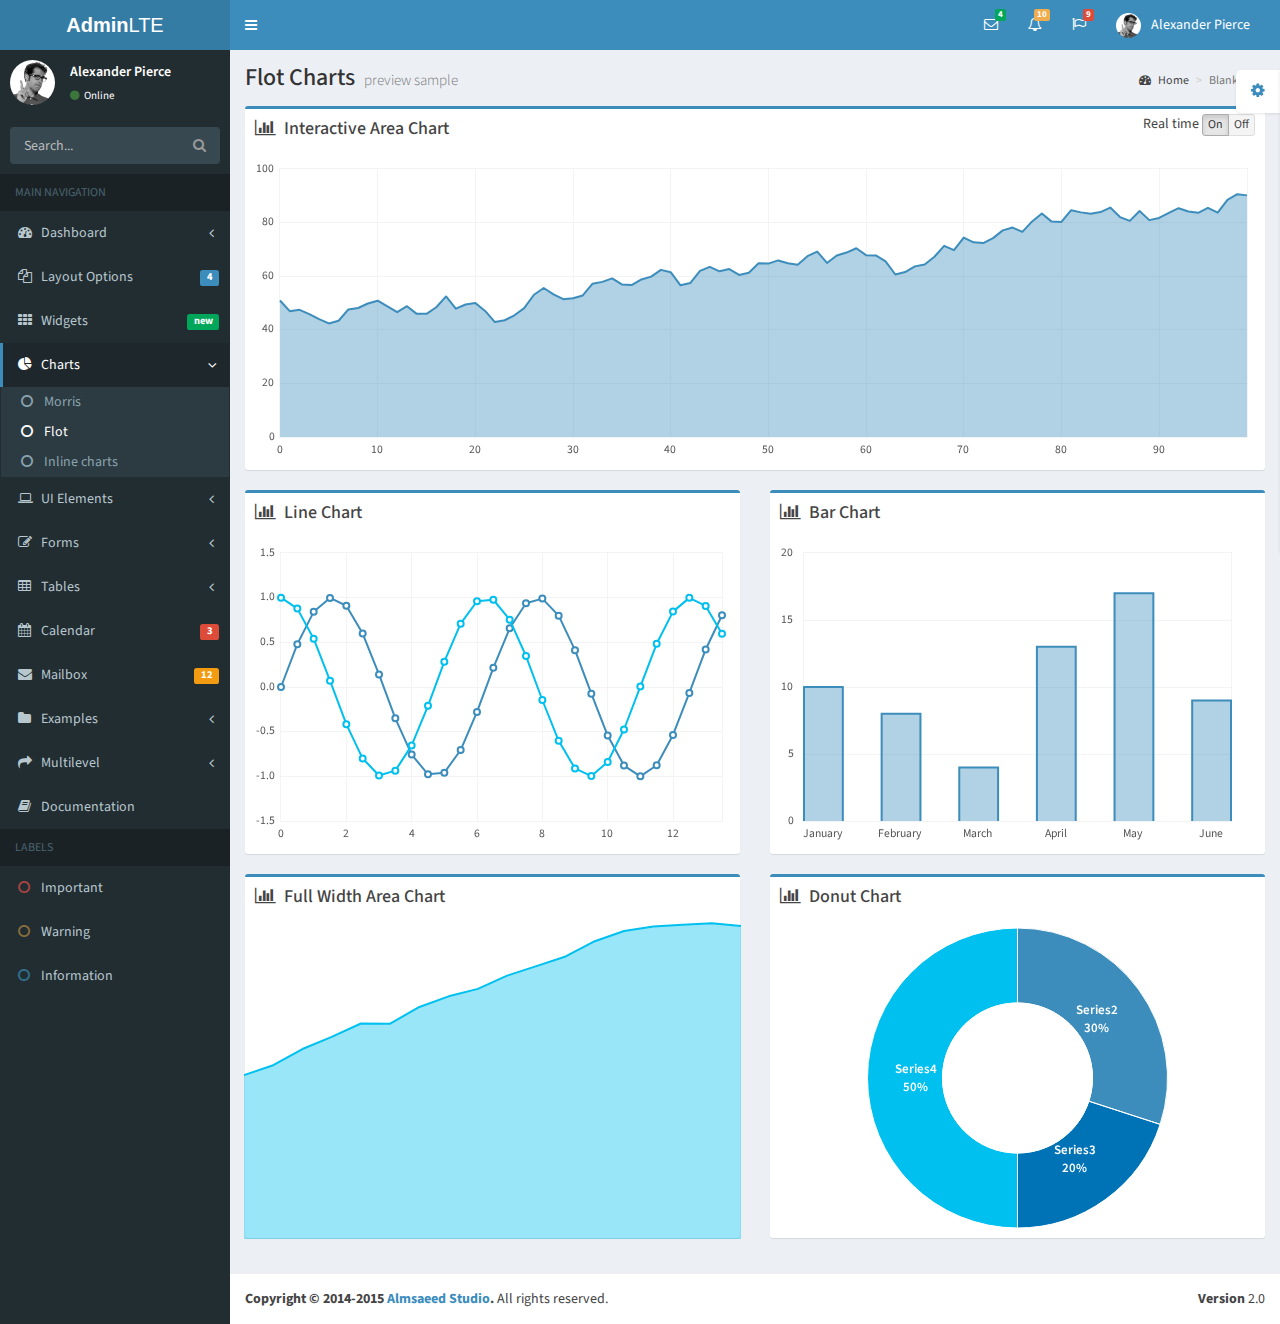
<file: admin/pages/charts/flot.html>
<!DOCTYPE html>
<html>
  <head>
    <meta charset="UTF-8">
    <title>AdminLTE 2 | Flot Charts</title>
    <meta content='width=device-width, initial-scale=1, maximum-scale=1, user-scalable=no' name='viewport'>
    <!-- Bootstrap 3.3.2 -->
    <link href="../../bootstrap/css/bootstrap.min.css" rel="stylesheet" type="text/css" />
    <!-- Font Awesome Icons -->
    <link href="https://maxcdn.bootstrapcdn.com/font-awesome/4.3.0/css/font-awesome.min.css" rel="stylesheet" type="text/css" />
    <!-- Ionicons -->
    <link href="http://code.ionicframework.com/ionicons/2.0.0/css/ionicons.min.css" rel="stylesheet" type="text/css" />
    <!-- Theme style -->
    <link href="../../dist/css/AdminLTE.min.css" rel="stylesheet" type="text/css" />
    <!-- AdminLTE Skins. Choose a skin from the css/skins 
         folder instead of downloading all of them to reduce the load. -->
    <link href="../../dist/css/skins/_all-skins.min.css" rel="stylesheet" type="text/css" />

    <!-- HTML5 Shim and Respond.js IE8 support of HTML5 elements and media queries -->
    <!-- WARNING: Respond.js doesn't work if you view the page via file:// -->
    <!--[if lt IE 9]>
        <script src="https://oss.maxcdn.com/libs/html5shiv/3.7.0/html5shiv.js"></script>
        <script src="https://oss.maxcdn.com/libs/respond.js/1.3.0/respond.min.js"></script>
    <![endif]-->
  </head>
  <body class="skin-blue">
    <div class="wrapper">
      
      <header class="main-header">
        <a href="../../index2.html" class="logo"><b>Admin</b>LTE</a>
        <!-- Header Navbar: style can be found in header.less -->
        <nav class="navbar navbar-static-top" role="navigation">
          <!-- Sidebar toggle button-->
          <a href="#" class="sidebar-toggle" data-toggle="offcanvas" role="button">
            <span class="sr-only">Toggle navigation</span>
            <span class="icon-bar"></span>
            <span class="icon-bar"></span>
            <span class="icon-bar"></span>
          </a>
          <div class="navbar-custom-menu">
            <ul class="nav navbar-nav">
              <!-- Messages: style can be found in dropdown.less-->
              <li class="dropdown messages-menu">
                <a href="#" class="dropdown-toggle" data-toggle="dropdown">
                  <i class="fa fa-envelope-o"></i>
                  <span class="label label-success">4</span>
                </a>
                <ul class="dropdown-menu">
                  <li class="header">You have 4 messages</li>
                  <li>
                    <!-- inner menu: contains the actual data -->
                    <ul class="menu">
                      <li><!-- start message -->
                        <a href="#">
                          <div class="pull-left">
                            <img src="../../dist/img/user2-160x160.jpg" class="img-circle" alt="User Image"/>
                          </div>
                          <h4>
                            Support Team
                            <small><i class="fa fa-clock-o"></i> 5 mins</small>
                          </h4>
                          <p>Why not buy a new awesome theme?</p>
                        </a>
                      </li><!-- end message -->
                      <li>
                        <a href="#">
                          <div class="pull-left">
                            <img src="../../dist/img/user3-128x128.jpg" class="img-circle" alt="user image"/>
                          </div>
                          <h4>
                            AdminLTE Design Team
                            <small><i class="fa fa-clock-o"></i> 2 hours</small>
                          </h4>
                          <p>Why not buy a new awesome theme?</p>
                        </a>
                      </li>
                      <li>
                        <a href="#">
                          <div class="pull-left">
                            <img src="../../dist/img/user4-128x128.jpg" class="img-circle" alt="user image"/>
                          </div>
                          <h4>
                            Developers
                            <small><i class="fa fa-clock-o"></i> Today</small>
                          </h4>
                          <p>Why not buy a new awesome theme?</p>
                        </a>
                      </li>
                      <li>
                        <a href="#">
                          <div class="pull-left">
                            <img src="../../dist/img/user3-128x128.jpg" class="img-circle" alt="user image"/>
                          </div>
                          <h4>
                            Sales Department
                            <small><i class="fa fa-clock-o"></i> Yesterday</small>
                          </h4>
                          <p>Why not buy a new awesome theme?</p>
                        </a>
                      </li>
                      <li>
                        <a href="#">
                          <div class="pull-left">
                            <img src="../../dist/img/user4-128x128.jpg" class="img-circle" alt="user image"/>
                          </div>
                          <h4>
                            Reviewers
                            <small><i class="fa fa-clock-o"></i> 2 days</small>
                          </h4>
                          <p>Why not buy a new awesome theme?</p>
                        </a>
                      </li>
                    </ul>
                  </li>
                  <li class="footer"><a href="#">See All Messages</a></li>
                </ul>
              </li>
              <!-- Notifications: style can be found in dropdown.less -->
              <li class="dropdown notifications-menu">
                <a href="#" class="dropdown-toggle" data-toggle="dropdown">
                  <i class="fa fa-bell-o"></i>
                  <span class="label label-warning">10</span>
                </a>
                <ul class="dropdown-menu">
                  <li class="header">You have 10 notifications</li>
                  <li>
                    <!-- inner menu: contains the actual data -->
                    <ul class="menu">
                      <li>
                        <a href="#">
                          <i class="fa fa-users text-aqua"></i> 5 new members joined today
                        </a>
                      </li>
                      <li>
                        <a href="#">
                          <i class="fa fa-warning text-yellow"></i> Very long description here that may not fit into the page and may cause design problems
                        </a>
                      </li>
                      <li>
                        <a href="#">
                          <i class="fa fa-users text-red"></i> 5 new members joined
                        </a>
                      </li>

                      <li>
                        <a href="#">
                          <i class="fa fa-shopping-cart text-green"></i> 25 sales made
                        </a>
                      </li>
                      <li>
                        <a href="#">
                          <i class="fa fa-user text-red"></i> You changed your username
                        </a>
                      </li>
                    </ul>
                  </li>
                  <li class="footer"><a href="#">View all</a></li>
                </ul>
              </li>
              <!-- Tasks: style can be found in dropdown.less -->
              <li class="dropdown tasks-menu">
                <a href="#" class="dropdown-toggle" data-toggle="dropdown">
                  <i class="fa fa-flag-o"></i>
                  <span class="label label-danger">9</span>
                </a>
                <ul class="dropdown-menu">
                  <li class="header">You have 9 tasks</li>
                  <li>
                    <!-- inner menu: contains the actual data -->
                    <ul class="menu">
                      <li><!-- Task item -->
                        <a href="#">
                          <h3>
                            Design some buttons
                            <small class="pull-right">20%</small>
                          </h3>
                          <div class="progress xs">
                            <div class="progress-bar progress-bar-aqua" style="width: 20%" role="progressbar" aria-valuenow="20" aria-valuemin="0" aria-valuemax="100">
                              <span class="sr-only">20% Complete</span>
                            </div>
                          </div>
                        </a>
                      </li><!-- end task item -->
                      <li><!-- Task item -->
                        <a href="#">
                          <h3>
                            Create a nice theme
                            <small class="pull-right">40%</small>
                          </h3>
                          <div class="progress xs">
                            <div class="progress-bar progress-bar-green" style="width: 40%" role="progressbar" aria-valuenow="20" aria-valuemin="0" aria-valuemax="100">
                              <span class="sr-only">40% Complete</span>
                            </div>
                          </div>
                        </a>
                      </li><!-- end task item -->
                      <li><!-- Task item -->
                        <a href="#">
                          <h3>
                            Some task I need to do
                            <small class="pull-right">60%</small>
                          </h3>
                          <div class="progress xs">
                            <div class="progress-bar progress-bar-red" style="width: 60%" role="progressbar" aria-valuenow="20" aria-valuemin="0" aria-valuemax="100">
                              <span class="sr-only">60% Complete</span>
                            </div>
                          </div>
                        </a>
                      </li><!-- end task item -->
                      <li><!-- Task item -->
                        <a href="#">
                          <h3>
                            Make beautiful transitions
                            <small class="pull-right">80%</small>
                          </h3>
                          <div class="progress xs">
                            <div class="progress-bar progress-bar-yellow" style="width: 80%" role="progressbar" aria-valuenow="20" aria-valuemin="0" aria-valuemax="100">
                              <span class="sr-only">80% Complete</span>
                            </div>
                          </div>
                        </a>
                      </li><!-- end task item -->
                    </ul>
                  </li>
                  <li class="footer">
                    <a href="#">View all tasks</a>
                  </li>
                </ul>
              </li>
              <!-- User Account: style can be found in dropdown.less -->
              <li class="dropdown user user-menu">
                <a href="#" class="dropdown-toggle" data-toggle="dropdown">
                  <img src="../../dist/img/user2-160x160.jpg" class="user-image" alt="User Image"/>
                  <span class="hidden-xs">Alexander Pierce</span>
                </a>
                <ul class="dropdown-menu">
                  <!-- User image -->
                  <li class="user-header">
                    <img src="../../dist/img/user2-160x160.jpg" class="img-circle" alt="User Image" />
                    <p>
                      Alexander Pierce - Web Developer
                      <small>Member since Nov. 2012</small>
                    </p>
                  </li>
                  <!-- Menu Body -->
                  <li class="user-body">
                    <div class="col-xs-4 text-center">
                      <a href="#">Followers</a>
                    </div>
                    <div class="col-xs-4 text-center">
                      <a href="#">Sales</a>
                    </div>
                    <div class="col-xs-4 text-center">
                      <a href="#">Friends</a>
                    </div>
                  </li>
                  <!-- Menu Footer-->
                  <li class="user-footer">
                    <div class="pull-left">
                      <a href="#" class="btn btn-default btn-flat">Profile</a>
                    </div>
                    <div class="pull-right">
                      <a href="#" class="btn btn-default btn-flat">Sign out</a>
                    </div>
                  </li>
                </ul>
              </li>
            </ul>
          </div>
        </nav>
      </header>
      <!-- Left side column. contains the logo and sidebar -->
      <aside class="main-sidebar">
        <!-- sidebar: style can be found in sidebar.less -->
        <section class="sidebar">
          <!-- Sidebar user panel -->
          <div class="user-panel">
            <div class="pull-left image">
              <img src="../../dist/img/user2-160x160.jpg" class="img-circle" alt="User Image" />
            </div>
            <div class="pull-left info">
              <p>Alexander Pierce</p>

              <a href="#"><i class="fa fa-circle text-success"></i> Online</a>
            </div>
          </div>
          <!-- search form -->
          <form action="#" method="get" class="sidebar-form">
            <div class="input-group">
              <input type="text" name="q" class="form-control" placeholder="Search..."/>
              <span class="input-group-btn">
                <button type='submit' name='seach' id='search-btn' class="btn btn-flat"><i class="fa fa-search"></i></button>
              </span>
            </div>
          </form>
          <!-- /.search form -->
          <!-- sidebar menu: : style can be found in sidebar.less -->
          <ul class="sidebar-menu">
            <li class="header">MAIN NAVIGATION</li>
            <li class="treeview">
              <a href="#">
                <i class="fa fa-dashboard"></i> <span>Dashboard</span> <i class="fa fa-angle-left pull-right"></i>
              </a>
              <ul class="treeview-menu">
                <li><a href="../../index.html"><i class="fa fa-circle-o"></i> Dashboard v1</a></li>
                <li><a href="../../index2.html"><i class="fa fa-circle-o"></i> Dashboard v2</a></li>
              </ul>
            </li>
            <li class="treeview">
              <a href="#">
                <i class="fa fa-files-o"></i>
                <span>Layout Options</span>
                <span class="label label-primary pull-right">4</span>
              </a>
              <ul class="treeview-menu">
                <li><a href="../layout/top-nav.html"><i class="fa fa-circle-o"></i> Top Navigation</a></li>
                <li><a href="../layout/boxed.html"><i class="fa fa-circle-o"></i> Boxed</a></li>
                <li><a href="../layout/fixed.html"><i class="fa fa-circle-o"></i> Fixed</a></li>
                <li><a href="../layout/collapsed-sidebar.html"><i class="fa fa-circle-o"></i> Collapsed Sidebar</a></li>
              </ul>
            </li>
            <li>
              <a href="../widgets.html">
                <i class="fa fa-th"></i> <span>Widgets</span> <small class="label pull-right bg-green">new</small>
              </a>
            </li>
            <li class="treeview active">
              <a href="#">
                <i class="fa fa-pie-chart"></i>
                <span>Charts</span>
                <i class="fa fa-angle-left pull-right"></i>
              </a>
              <ul class="treeview-menu">
                <li><a href="morris.html"><i class="fa fa-circle-o"></i> Morris</a></li>
                <li class="active"><a href="flot.html"><i class="fa fa-circle-o"></i> Flot</a></li>
                <li><a href="inline.html"><i class="fa fa-circle-o"></i> Inline charts</a></li>
              </ul>
            </li>
            <li class="treeview">
              <a href="#">
                <i class="fa fa-laptop"></i>
                <span>UI Elements</span>
                <i class="fa fa-angle-left pull-right"></i>
              </a>
              <ul class="treeview-menu">
                <li><a href="../UI/general.html"><i class="fa fa-circle-o"></i> General</a></li>
                <li><a href="../UI/icons.html"><i class="fa fa-circle-o"></i> Icons</a></li>
                <li><a href="../UI/buttons.html"><i class="fa fa-circle-o"></i> Buttons</a></li>
                <li><a href="../UI/sliders.html"><i class="fa fa-circle-o"></i> Sliders</a></li>
                <li><a href="../UI/timeline.html"><i class="fa fa-circle-o"></i> Timeline</a></li>
                <li><a href="../UI/modals.html"><i class="fa fa-circle-o"></i> Modals</a></li>
              </ul>
            </li>
            <li class="treeview">
              <a href="#">
                <i class="fa fa-edit"></i> <span>Forms</span>
                <i class="fa fa-angle-left pull-right"></i>
              </a>
              <ul class="treeview-menu">
                <li><a href="../forms/general.html"><i class="fa fa-circle-o"></i> General Elements</a></li>
                <li><a href="../forms/advanced.html"><i class="fa fa-circle-o"></i> Advanced Elements</a></li>
                <li><a href="../forms/editors.html"><i class="fa fa-circle-o"></i> Editors</a></li>
              </ul>
            </li>
            <li class="treeview">
              <a href="#">
                <i class="fa fa-table"></i> <span>Tables</span>
                <i class="fa fa-angle-left pull-right"></i>
              </a>
              <ul class="treeview-menu">
                <li><a href="../tables/simple.html"><i class="fa fa-circle-o"></i> Simple tables</a></li>
                <li><a href="../tables/data.html"><i class="fa fa-circle-o"></i> Data tables</a></li>
              </ul>
            </li>
            <li>
              <a href="../calendar.html">
                <i class="fa fa-calendar"></i> <span>Calendar</span>
                <small class="label pull-right bg-red">3</small>
              </a>
            </li>
            <li>
              <a href="../mailbox/mailbox.html">
                <i class="fa fa-envelope"></i> <span>Mailbox</span>
                <small class="label pull-right bg-yellow">12</small>
              </a>
            </li>
            <li class="treeview">
              <a href="#">
                <i class="fa fa-folder"></i> <span>Examples</span>
                <i class="fa fa-angle-left pull-right"></i>
              </a>
              <ul class="treeview-menu">
                <li><a href="../examples/invoice.html"><i class="fa fa-circle-o"></i> Invoice</a></li>
                <li><a href="../examples/login.html"><i class="fa fa-circle-o"></i> Login</a></li>
                <li><a href="../examples/register.html"><i class="fa fa-circle-o"></i> Register</a></li>
                <li><a href="../examples/lockscreen.html"><i class="fa fa-circle-o"></i> Lockscreen</a></li>
                <li><a href="../examples/404.html"><i class="fa fa-circle-o"></i> 404 Error</a></li>
                <li><a href="../examples/500.html"><i class="fa fa-circle-o"></i> 500 Error</a></li>
                <li><a href="../examples/blank.html"><i class="fa fa-circle-o"></i> Blank Page</a></li>
              </ul>
            </li>
            <li class="treeview">
              <a href="#">
                <i class="fa fa-share"></i> <span>Multilevel</span>
                <i class="fa fa-angle-left pull-right"></i>
              </a>
              <ul class="treeview-menu">
                <li><a href="#"><i class="fa fa-circle-o"></i> Level One</a></li>
                <li>
                  <a href="#"><i class="fa fa-circle-o"></i> Level One <i class="fa fa-angle-left pull-right"></i></a>
                  <ul class="treeview-menu">
                    <li><a href="#"><i class="fa fa-circle-o"></i> Level Two</a></li>
                    <li>
                      <a href="#"><i class="fa fa-circle-o"></i> Level Two <i class="fa fa-angle-left pull-right"></i></a>
                      <ul class="treeview-menu">
                        <li><a href="#"><i class="fa fa-circle-o"></i> Level Three</a></li>
                        <li><a href="#"><i class="fa fa-circle-o"></i> Level Three</a></li>
                      </ul>
                    </li>
                  </ul>
                </li>
                <li><a href="#"><i class="fa fa-circle-o"></i> Level One</a></li>
              </ul>
            </li>
            <li><a href="../../documentation/index.html"><i class="fa fa-book"></i> Documentation</a></li>
            <li class="header">LABELS</li>
            <li><a href="#"><i class="fa fa-circle-o text-danger"></i> Important</a></li>
            <li><a href="#"><i class="fa fa-circle-o text-warning"></i> Warning</a></li>
            <li><a href="#"><i class="fa fa-circle-o text-info"></i> Information</a></li>
          </ul>
        </section>
        <!-- /.sidebar -->
      </aside>

      <!-- Right side column. Contains the navbar and content of the page -->
      <div class="content-wrapper">
        <!-- Content Header (Page header) -->
        <section class="content-header">
          <h1>
            Flot Charts
            <small>preview sample</small>
          </h1>
          <ol class="breadcrumb">
            <li><a href="#"><i class="fa fa-dashboard"></i> Home</a></li>
            <li class="active">Blank page</li>
          </ol>
        </section>

        <!-- Main content -->
        <section class="content">
          <div class="row">
            <div class="col-xs-12">
              <!-- interactive chart -->
              <div class="box box-primary">
                <div class="box-header">
                  <i class="fa fa-bar-chart-o"></i>
                  <h3 class="box-title">Interactive Area Chart</h3>
                  <div class="box-tools pull-right">
                    Real time
                    <div class="btn-group" id="realtime" data-toggle="btn-toggle">
                      <button type="button" class="btn btn-default btn-xs active" data-toggle="on">On</button>
                      <button type="button" class="btn btn-default btn-xs" data-toggle="off">Off</button>
                    </div>
                  </div>
                </div>
                <div class="box-body">
                  <div id="interactive" style="height: 300px;"></div>
                </div><!-- /.box-body-->
              </div><!-- /.box -->

            </div><!-- /.col -->
          </div><!-- /.row -->

          <div class="row">
            <div class="col-md-6">
              <!-- Line chart -->
              <div class="box box-primary">
                <div class="box-header">
                  <i class="fa fa-bar-chart-o"></i>
                  <h3 class="box-title">Line Chart</h3>
                </div>
                <div class="box-body">
                  <div id="line-chart" style="height: 300px;"></div>
                </div><!-- /.box-body-->
              </div><!-- /.box -->

              <!-- Area chart -->
              <div class="box box-primary">
                <div class="box-header">
                  <i class="fa fa-bar-chart-o"></i>
                  <h3 class="box-title">Full Width Area Chart</h3>
                </div>
                <div class="box-body">
                  <div id="area-chart" style="height: 338px;" class="full-width-chart"></div>
                </div><!-- /.box-body-->
              </div><!-- /.box -->

            </div><!-- /.col -->

            <div class="col-md-6">
              <!-- Bar chart -->
              <div class="box box-primary">
                <div class="box-header">
                  <i class="fa fa-bar-chart-o"></i>
                  <h3 class="box-title">Bar Chart</h3>
                </div>
                <div class="box-body">
                  <div id="bar-chart" style="height: 300px;"></div>
                </div><!-- /.box-body-->
              </div><!-- /.box -->

              <!-- Donut chart -->
              <div class="box box-primary">
                <div class="box-header">
                  <i class="fa fa-bar-chart-o"></i>
                  <h3 class="box-title">Donut Chart</h3>
                </div>
                <div class="box-body">
                  <div id="donut-chart" style="height: 300px;"></div>
                </div><!-- /.box-body-->
              </div><!-- /.box -->
            </div><!-- /.col -->
          </div><!-- /.row -->
        </section><!-- /.content -->

      </div><!-- /.content-wrapper -->
      <footer class="main-footer">
        <div class="pull-right hidden-xs">
          <b>Version</b> 2.0
        </div>
        <strong>Copyright &copy; 2014-2015 <a href="http://almsaeedstudio.com">Almsaeed Studio</a>.</strong> All rights reserved.
      </footer>
    </div><!-- ./wrapper -->

    <!-- jQuery 2.1.3 -->
    <script src="../../plugins/jQuery/jQuery-2.1.3.min.js"></script>
    <!-- Bootstrap 3.3.2 JS -->
    <script src="../../bootstrap/js/bootstrap.min.js" type="text/javascript"></script>
    <!-- FastClick -->
    <script src='../../plugins/fastclick/fastclick.min.js'></script>
    <!-- AdminLTE App -->
    <script src="../../dist/js/app.min.js" type="text/javascript"></script>
    <!-- AdminLTE for demo purposes -->
    <script src="../../dist/js/demo.js" type="text/javascript"></script>
    <!-- FLOT CHARTS -->
    <script src="../../plugins/flot/jquery.flot.min.js" type="text/javascript"></script>
    <!-- FLOT RESIZE PLUGIN - allows the chart to redraw when the window is resized -->
    <script src="../../plugins/flot/jquery.flot.resize.min.js" type="text/javascript"></script>
    <!-- FLOT PIE PLUGIN - also used to draw donut charts -->
    <script src="../../plugins/flot/jquery.flot.pie.min.js" type="text/javascript"></script>
    <!-- FLOT CATEGORIES PLUGIN - Used to draw bar charts -->
    <script src="../../plugins/flot/jquery.flot.categories.min.js" type="text/javascript"></script>

    <!-- Page script -->
    <script type="text/javascript">

      $(function () {

        /*
         * Flot Interactive Chart
         * -----------------------
         */
        // We use an inline data source in the example, usually data would
        // be fetched from a server
        var data = [], totalPoints = 100;
        function getRandomData() {

          if (data.length > 0)
            data = data.slice(1);

          // Do a random walk
          while (data.length < totalPoints) {

            var prev = data.length > 0 ? data[data.length - 1] : 50,
                    y = prev + Math.random() * 10 - 5;

            if (y < 0) {
              y = 0;
            } else if (y > 100) {
              y = 100;
            }

            data.push(y);
          }

          // Zip the generated y values with the x values
          var res = [];
          for (var i = 0; i < data.length; ++i) {
            res.push([i, data[i]]);
          }

          return res;
        }

        var interactive_plot = $.plot("#interactive", [getRandomData()], {
          grid: {
            borderColor: "#f3f3f3",
            borderWidth: 1,
            tickColor: "#f3f3f3"
          },
          series: {
            shadowSize: 0, // Drawing is faster without shadows
            color: "#3c8dbc"
          },
          lines: {
            fill: true, //Converts the line chart to area chart
            color: "#3c8dbc"
          },
          yaxis: {
            min: 0,
            max: 100,
            show: true
          },
          xaxis: {
            show: true
          }
        });

        var updateInterval = 500; //Fetch data ever x milliseconds
        var realtime = "on"; //If == to on then fetch data every x seconds. else stop fetching
        function update() {

          interactive_plot.setData([getRandomData()]);

          // Since the axes don't change, we don't need to call plot.setupGrid()
          interactive_plot.draw();
          if (realtime === "on")
            setTimeout(update, updateInterval);
        }

        //INITIALIZE REALTIME DATA FETCHING
        if (realtime === "on") {
          update();
        }
        //REALTIME TOGGLE
        $("#realtime .btn").click(function () {
          if ($(this).data("toggle") === "on") {
            realtime = "on";
          }
          else {
            realtime = "off";
          }
          update();
        });
        /*
         * END INTERACTIVE CHART
         */


        /*
         * LINE CHART
         * ----------
         */
        //LINE randomly generated data

        var sin = [], cos = [];
        for (var i = 0; i < 14; i += 0.5) {
          sin.push([i, Math.sin(i)]);
          cos.push([i, Math.cos(i)]);
        }
        var line_data1 = {
          data: sin,
          color: "#3c8dbc"
        };
        var line_data2 = {
          data: cos,
          color: "#00c0ef"
        };
        $.plot("#line-chart", [line_data1, line_data2], {
          grid: {
            hoverable: true,
            borderColor: "#f3f3f3",
            borderWidth: 1,
            tickColor: "#f3f3f3"
          },
          series: {
            shadowSize: 0,
            lines: {
              show: true
            },
            points: {
              show: true
            }
          },
          lines: {
            fill: false,
            color: ["#3c8dbc", "#f56954"]
          },
          yaxis: {
            show: true,
          },
          xaxis: {
            show: true
          }
        });
        //Initialize tooltip on hover
        $("<div class='tooltip-inner' id='line-chart-tooltip'></div>").css({
          position: "absolute",
          display: "none",
          opacity: 0.8
        }).appendTo("body");
        $("#line-chart").bind("plothover", function (event, pos, item) {

          if (item) {
            var x = item.datapoint[0].toFixed(2),
                    y = item.datapoint[1].toFixed(2);

            $("#line-chart-tooltip").html(item.series.label + " of " + x + " = " + y)
                    .css({top: item.pageY + 5, left: item.pageX + 5})
                    .fadeIn(200);
          } else {
            $("#line-chart-tooltip").hide();
          }

        });
        /* END LINE CHART */

        /*
         * FULL WIDTH STATIC AREA CHART
         * -----------------
         */
        var areaData = [[2, 88.0], [3, 93.3], [4, 102.0], [5, 108.5], [6, 115.7], [7, 115.6],
          [8, 124.6], [9, 130.3], [10, 134.3], [11, 141.4], [12, 146.5], [13, 151.7], [14, 159.9],
          [15, 165.4], [16, 167.8], [17, 168.7], [18, 169.5], [19, 168.0]];
        $.plot("#area-chart", [areaData], {
          grid: {
            borderWidth: 0
          },
          series: {
            shadowSize: 0, // Drawing is faster without shadows
            color: "#00c0ef"
          },
          lines: {
            fill: true //Converts the line chart to area chart
          },
          yaxis: {
            show: false
          },
          xaxis: {
            show: false
          }
        });

        /* END AREA CHART */

        /*
         * BAR CHART
         * ---------
         */

        var bar_data = {
          data: [["January", 10], ["February", 8], ["March", 4], ["April", 13], ["May", 17], ["June", 9]],
          color: "#3c8dbc"
        };
        $.plot("#bar-chart", [bar_data], {
          grid: {
            borderWidth: 1,
            borderColor: "#f3f3f3",
            tickColor: "#f3f3f3"
          },
          series: {
            bars: {
              show: true,
              barWidth: 0.5,
              align: "center"
            }
          },
          xaxis: {
            mode: "categories",
            tickLength: 0
          }
        });
        /* END BAR CHART */

        /*
         * DONUT CHART
         * -----------
         */

        var donutData = [
          {label: "Series2", data: 30, color: "#3c8dbc"},
          {label: "Series3", data: 20, color: "#0073b7"},
          {label: "Series4", data: 50, color: "#00c0ef"}
        ];
        $.plot("#donut-chart", donutData, {
          series: {
            pie: {
              show: true,
              radius: 1,
              innerRadius: 0.5,
              label: {
                show: true,
                radius: 2 / 3,
                formatter: labelFormatter,
                threshold: 0.1
              }

            }
          },
          legend: {
            show: false
          }
        });
        /*
         * END DONUT CHART
         */

      });

      /*
       * Custom Label formatter
       * ----------------------
       */
      function labelFormatter(label, series) {
        return "<div style='font-size:13px; text-align:center; padding:2px; color: #fff; font-weight: 600;'>"
                + label
                + "<br/>"
                + Math.round(series.percent) + "%</div>";
      }
    </script>
  </body>
</html>
</file>
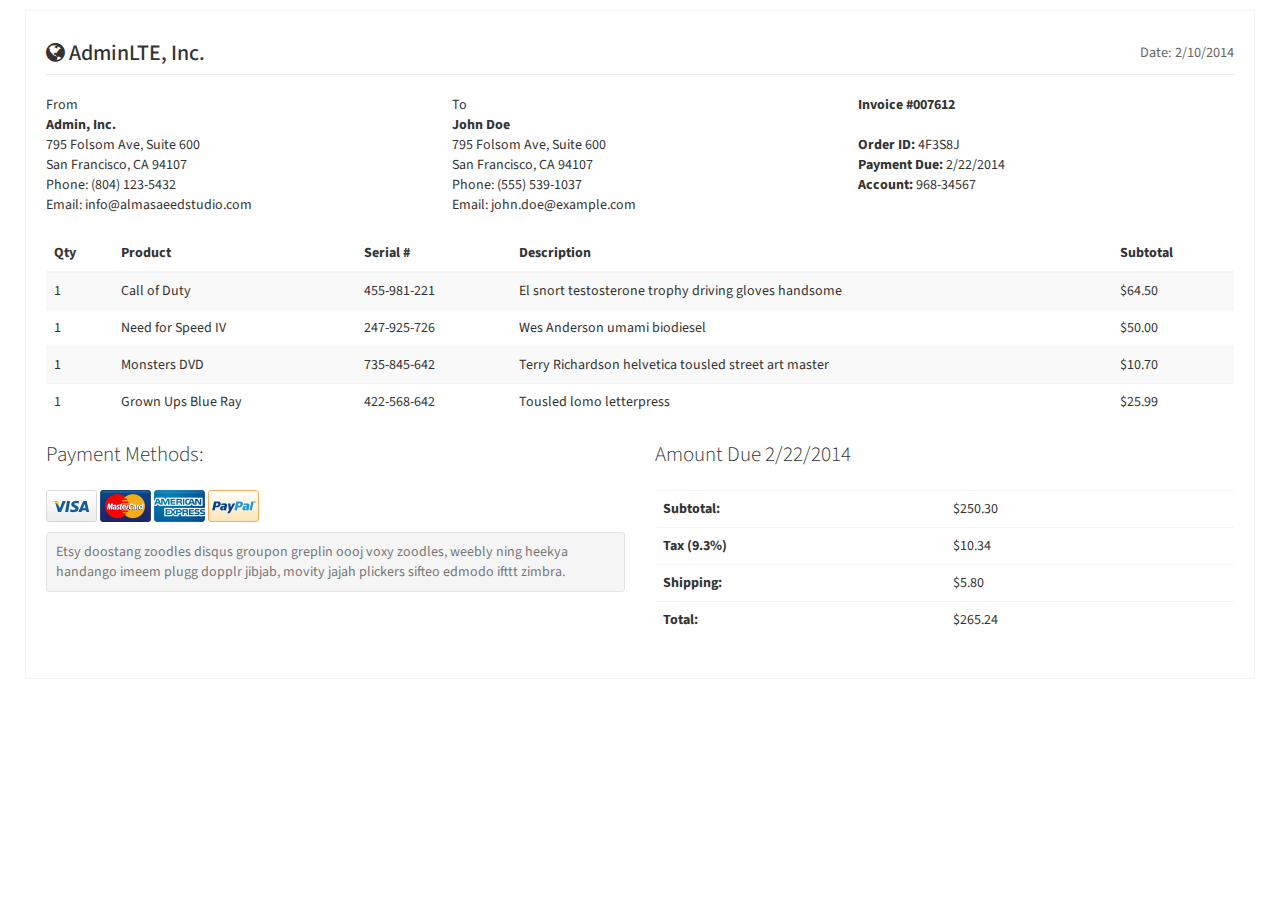
<file: admin/pages/examples/invoice-print.html>
<!DOCTYPE html>
<html>
  <head>
    <meta charset="UTF-8">
    <title>AdminLTE 2 | Invoice</title>
    <meta content='width=device-width, initial-scale=1, maximum-scale=1, user-scalable=no' name='viewport'>
    <!-- Bootstrap 3.3.2 -->
    <link href="../../bootstrap/css/bootstrap.min.css" rel="stylesheet" type="text/css" />
    <!-- Font Awesome Icons -->
    <link href="https://maxcdn.bootstrapcdn.com/font-awesome/4.3.0/css/font-awesome.min.css" rel="stylesheet" type="text/css" />
    <!-- Ionicons -->
    <link href="http://code.ionicframework.com/ionicons/2.0.0/css/ionicons.min.css" rel="stylesheet" type="text/css" />
    <!-- Theme style -->
    <link href="../../dist/css/AdminLTE.min.css" rel="stylesheet" type="text/css" />

    <!-- HTML5 Shim and Respond.js IE8 support of HTML5 elements and media queries -->
    <!-- WARNING: Respond.js doesn't work if you view the page via file:// -->
    <!--[if lt IE 9]>
      <script src="https://oss.maxcdn.com/libs/html5shiv/3.7.0/html5shiv.js"></script>
      <script src="https://oss.maxcdn.com/libs/respond.js/1.3.0/respond.min.js"></script>
    <![endif]-->
  </head>
  <body onload="window.print();">
    <div class="wrapper">
      <!-- Main content -->
      <section class="invoice">
        <!-- title row -->
        <div class="row">
          <div class="col-xs-12">
            <h2 class="page-header">
              <i class="fa fa-globe"></i> AdminLTE, Inc.
              <small class="pull-right">Date: 2/10/2014</small>
            </h2>
          </div><!-- /.col -->
        </div>
        <!-- info row -->
        <div class="row invoice-info">
          <div class="col-sm-4 invoice-col">
            From
            <address>
              <strong>Admin, Inc.</strong><br>
              795 Folsom Ave, Suite 600<br>
              San Francisco, CA 94107<br>
              Phone: (804) 123-5432<br/>
              Email: info@almasaeedstudio.com
            </address>
          </div><!-- /.col -->
          <div class="col-sm-4 invoice-col">
            To
            <address>
              <strong>John Doe</strong><br>
              795 Folsom Ave, Suite 600<br>
              San Francisco, CA 94107<br>
              Phone: (555) 539-1037<br/>
              Email: john.doe@example.com
            </address>
          </div><!-- /.col -->
          <div class="col-sm-4 invoice-col">
            <b>Invoice #007612</b><br/>
            <br/>
            <b>Order ID:</b> 4F3S8J<br/>
            <b>Payment Due:</b> 2/22/2014<br/>
            <b>Account:</b> 968-34567
          </div><!-- /.col -->
        </div><!-- /.row -->

        <!-- Table row -->
        <div class="row">
          <div class="col-xs-12 table-responsive">
            <table class="table table-striped">
              <thead>
                <tr>
                  <th>Qty</th>
                  <th>Product</th>
                  <th>Serial #</th>
                  <th>Description</th>
                  <th>Subtotal</th>
                </tr>
              </thead>
              <tbody>
                <tr>
                  <td>1</td>
                  <td>Call of Duty</td>
                  <td>455-981-221</td>
                  <td>El snort testosterone trophy driving gloves handsome</td>
                  <td>$64.50</td>
                </tr>
                <tr>
                  <td>1</td>
                  <td>Need for Speed IV</td>
                  <td>247-925-726</td>
                  <td>Wes Anderson umami biodiesel</td>
                  <td>$50.00</td>
                </tr>
                <tr>
                  <td>1</td>
                  <td>Monsters DVD</td>
                  <td>735-845-642</td>
                  <td>Terry Richardson helvetica tousled street art master</td>
                  <td>$10.70</td>
                </tr>
                <tr>
                  <td>1</td>
                  <td>Grown Ups Blue Ray</td>
                  <td>422-568-642</td>
                  <td>Tousled lomo letterpress</td>
                  <td>$25.99</td>
                </tr>
              </tbody>
            </table>
          </div><!-- /.col -->
        </div><!-- /.row -->

        <div class="row">
          <!-- accepted payments column -->
          <div class="col-xs-6">
            <p class="lead">Payment Methods:</p>
            <img src="../../dist/img/credit/visa.png" alt="Visa"/>
            <img src="../../dist/img/credit/mastercard.png" alt="Mastercard"/>
            <img src="../../dist/img/credit/american-express.png" alt="American Express"/>
            <img src="../../dist/img/credit/paypal2.png" alt="Paypal"/>
            <p class="text-muted well well-sm no-shadow" style="margin-top: 10px;">
              Etsy doostang zoodles disqus groupon greplin oooj voxy zoodles, weebly ning heekya handango imeem plugg dopplr jibjab, movity jajah plickers sifteo edmodo ifttt zimbra.
            </p>
          </div><!-- /.col -->
          <div class="col-xs-6">
            <p class="lead">Amount Due 2/22/2014</p>
            <div class="table-responsive">
              <table class="table">
                <tr>
                  <th style="width:50%">Subtotal:</th>
                  <td>$250.30</td>
                </tr>
                <tr>
                  <th>Tax (9.3%)</th>
                  <td>$10.34</td>
                </tr>
                <tr>
                  <th>Shipping:</th>
                  <td>$5.80</td>
                </tr>
                <tr>
                  <th>Total:</th>
                  <td>$265.24</td>
                </tr>
              </table>
            </div>
          </div><!-- /.col -->
        </div><!-- /.row -->
      </section><!-- /.content -->
    </div><!-- ./wrapper -->
    <!-- AdminLTE App -->
    <script src="../../dist/js/app.min.js" type="text/javascript"></script>
  </body>
</html>
</file>
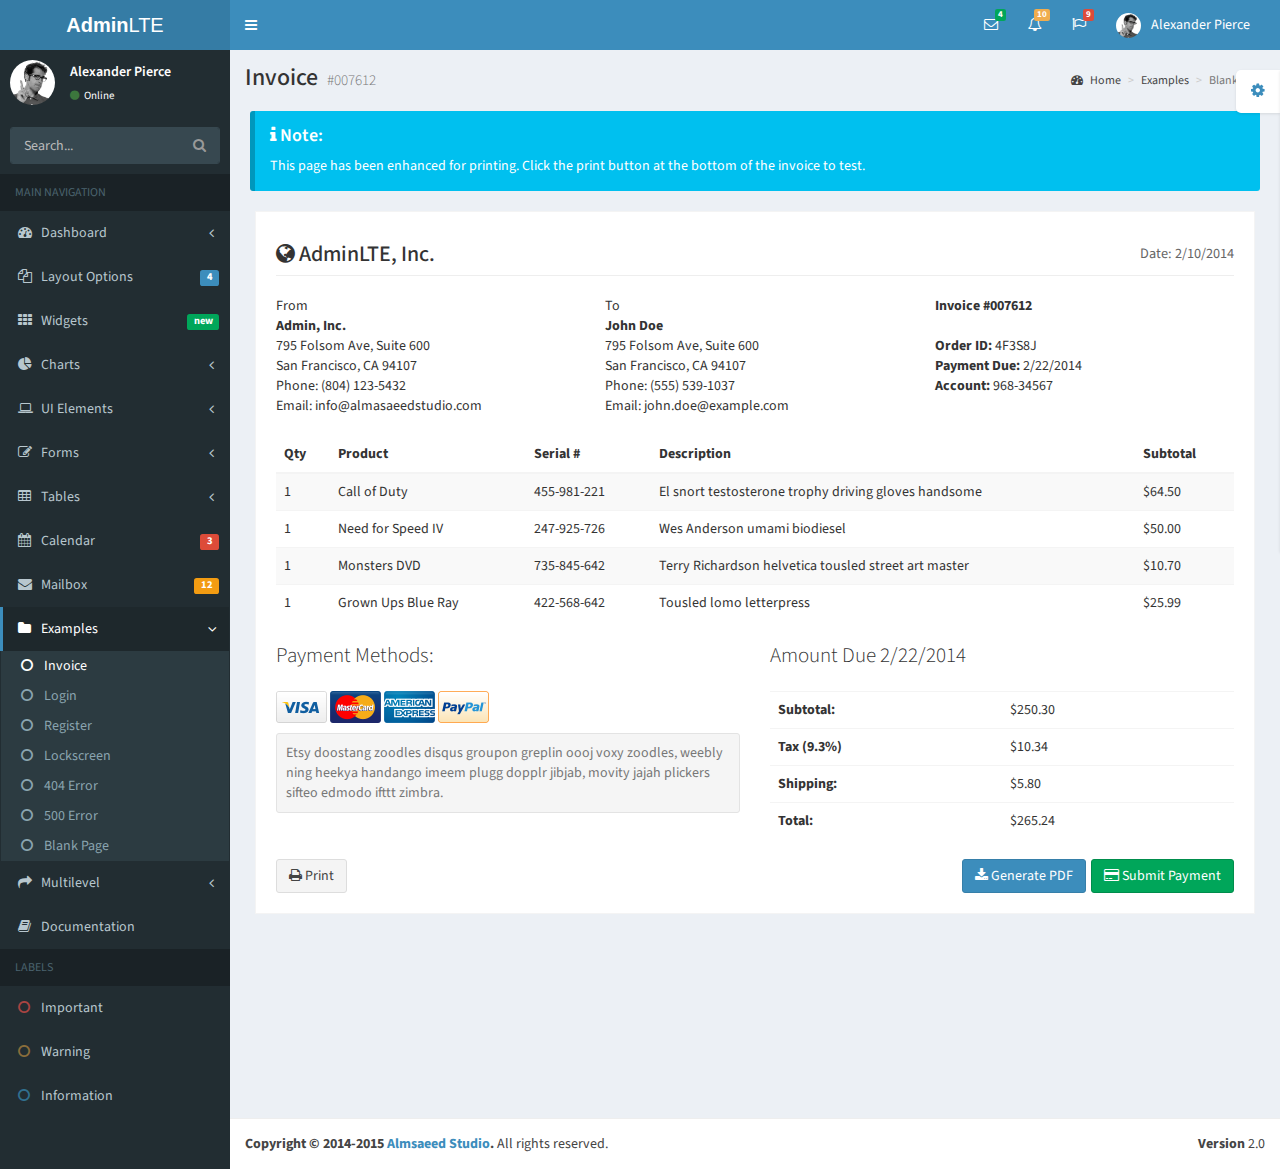
<file: admin/pages/examples/invoice.html>
<!DOCTYPE html>
<html>
  <head>
    <meta charset="UTF-8">
    <title>AdminLTE 2 | Invoice</title>
    <meta content='width=device-width, initial-scale=1, maximum-scale=1, user-scalable=no' name='viewport'>
    <!-- Bootstrap 3.3.2 -->
    <link href="../../bootstrap/css/bootstrap.min.css" rel="stylesheet" type="text/css" />
    <!-- Font Awesome Icons -->
    <link href="https://maxcdn.bootstrapcdn.com/font-awesome/4.3.0/css/font-awesome.min.css" rel="stylesheet" type="text/css" />
    <!-- Ionicons -->
    <link href="http://code.ionicframework.com/ionicons/2.0.0/css/ionicons.min.css" rel="stylesheet" type="text/css" />
    <!-- Theme style -->
    <link href="../../dist/css/AdminLTE.min.css" rel="stylesheet" type="text/css" />
    <!-- AdminLTE Skins. Choose a skin from the css/skins 
         folder instead of downloading all of them to reduce the load. -->
    <link href="../../dist/css/skins/_all-skins.min.css" rel="stylesheet" type="text/css" />

    <!-- HTML5 Shim and Respond.js IE8 support of HTML5 elements and media queries -->
    <!-- WARNING: Respond.js doesn't work if you view the page via file:// -->
    <!--[if lt IE 9]>
        <script src="https://oss.maxcdn.com/libs/html5shiv/3.7.0/html5shiv.js"></script>
        <script src="https://oss.maxcdn.com/libs/respond.js/1.3.0/respond.min.js"></script>
    <![endif]-->
  </head>
  <body class="skin-blue">
    <div class="wrapper">
      
      <header class="main-header">
        <a href="../../index2.html" class="logo"><b>Admin</b>LTE</a>
        <!-- Header Navbar: style can be found in header.less -->
        <nav class="navbar navbar-static-top" role="navigation">
          <!-- Sidebar toggle button-->
          <a href="#" class="sidebar-toggle" data-toggle="offcanvas" role="button">
            <span class="sr-only">Toggle navigation</span>
            <span class="icon-bar"></span>
            <span class="icon-bar"></span>
            <span class="icon-bar"></span>
          </a>
          <div class="navbar-custom-menu">
            <ul class="nav navbar-nav">
              <!-- Messages: style can be found in dropdown.less-->
              <li class="dropdown messages-menu">
                <a href="#" class="dropdown-toggle" data-toggle="dropdown">
                  <i class="fa fa-envelope-o"></i>
                  <span class="label label-success">4</span>
                </a>
                <ul class="dropdown-menu">
                  <li class="header">You have 4 messages</li>
                  <li>
                    <!-- inner menu: contains the actual data -->
                    <ul class="menu">
                      <li><!-- start message -->
                        <a href="#">
                          <div class="pull-left">
                            <img src="../../dist/img/user2-160x160.jpg" class="img-circle" alt="User Image"/>
                          </div>
                          <h4>
                            Support Team
                            <small><i class="fa fa-clock-o"></i> 5 mins</small>
                          </h4>
                          <p>Why not buy a new awesome theme?</p>
                        </a>
                      </li><!-- end message -->
                      <li>
                        <a href="#">
                          <div class="pull-left">
                            <img src="../../dist/img/user3-128x128.jpg" class="img-circle" alt="user image"/>
                          </div>
                          <h4>
                            AdminLTE Design Team
                            <small><i class="fa fa-clock-o"></i> 2 hours</small>
                          </h4>
                          <p>Why not buy a new awesome theme?</p>
                        </a>
                      </li>
                      <li>
                        <a href="#">
                          <div class="pull-left">
                            <img src="../../dist/img/user4-128x128.jpg" class="img-circle" alt="user image"/>
                          </div>
                          <h4>
                            Developers
                            <small><i class="fa fa-clock-o"></i> Today</small>
                          </h4>
                          <p>Why not buy a new awesome theme?</p>
                        </a>
                      </li>
                      <li>
                        <a href="#">
                          <div class="pull-left">
                            <img src="../../dist/img/user3-128x128.jpg" class="img-circle" alt="user image"/>
                          </div>
                          <h4>
                            Sales Department
                            <small><i class="fa fa-clock-o"></i> Yesterday</small>
                          </h4>
                          <p>Why not buy a new awesome theme?</p>
                        </a>
                      </li>
                      <li>
                        <a href="#">
                          <div class="pull-left">
                            <img src="../../dist/img/user4-128x128.jpg" class="img-circle" alt="user image"/>
                          </div>
                          <h4>
                            Reviewers
                            <small><i class="fa fa-clock-o"></i> 2 days</small>
                          </h4>
                          <p>Why not buy a new awesome theme?</p>
                        </a>
                      </li>
                    </ul>
                  </li>
                  <li class="footer"><a href="#">See All Messages</a></li>
                </ul>
              </li>
              <!-- Notifications: style can be found in dropdown.less -->
              <li class="dropdown notifications-menu">
                <a href="#" class="dropdown-toggle" data-toggle="dropdown">
                  <i class="fa fa-bell-o"></i>
                  <span class="label label-warning">10</span>
                </a>
                <ul class="dropdown-menu">
                  <li class="header">You have 10 notifications</li>
                  <li>
                    <!-- inner menu: contains the actual data -->
                    <ul class="menu">
                      <li>
                        <a href="#">
                          <i class="fa fa-users text-aqua"></i> 5 new members joined today
                        </a>
                      </li>
                      <li>
                        <a href="#">
                          <i class="fa fa-warning text-yellow"></i> Very long description here that may not fit into the page and may cause design problems
                        </a>
                      </li>
                      <li>
                        <a href="#">
                          <i class="fa fa-users text-red"></i> 5 new members joined
                        </a>
                      </li>

                      <li>
                        <a href="#">
                          <i class="fa fa-shopping-cart text-green"></i> 25 sales made
                        </a>
                      </li>
                      <li>
                        <a href="#">
                          <i class="fa fa-user text-red"></i> You changed your username
                        </a>
                      </li>
                    </ul>
                  </li>
                  <li class="footer"><a href="#">View all</a></li>
                </ul>
              </li>
              <!-- Tasks: style can be found in dropdown.less -->
              <li class="dropdown tasks-menu">
                <a href="#" class="dropdown-toggle" data-toggle="dropdown">
                  <i class="fa fa-flag-o"></i>
                  <span class="label label-danger">9</span>
                </a>
                <ul class="dropdown-menu">
                  <li class="header">You have 9 tasks</li>
                  <li>
                    <!-- inner menu: contains the actual data -->
                    <ul class="menu">
                      <li><!-- Task item -->
                        <a href="#">
                          <h3>
                            Design some buttons
                            <small class="pull-right">20%</small>
                          </h3>
                          <div class="progress xs">
                            <div class="progress-bar progress-bar-aqua" style="width: 20%" role="progressbar" aria-valuenow="20" aria-valuemin="0" aria-valuemax="100">
                              <span class="sr-only">20% Complete</span>
                            </div>
                          </div>
                        </a>
                      </li><!-- end task item -->
                      <li><!-- Task item -->
                        <a href="#">
                          <h3>
                            Create a nice theme
                            <small class="pull-right">40%</small>
                          </h3>
                          <div class="progress xs">
                            <div class="progress-bar progress-bar-green" style="width: 40%" role="progressbar" aria-valuenow="20" aria-valuemin="0" aria-valuemax="100">
                              <span class="sr-only">40% Complete</span>
                            </div>
                          </div>
                        </a>
                      </li><!-- end task item -->
                      <li><!-- Task item -->
                        <a href="#">
                          <h3>
                            Some task I need to do
                            <small class="pull-right">60%</small>
                          </h3>
                          <div class="progress xs">
                            <div class="progress-bar progress-bar-red" style="width: 60%" role="progressbar" aria-valuenow="20" aria-valuemin="0" aria-valuemax="100">
                              <span class="sr-only">60% Complete</span>
                            </div>
                          </div>
                        </a>
                      </li><!-- end task item -->
                      <li><!-- Task item -->
                        <a href="#">
                          <h3>
                            Make beautiful transitions
                            <small class="pull-right">80%</small>
                          </h3>
                          <div class="progress xs">
                            <div class="progress-bar progress-bar-yellow" style="width: 80%" role="progressbar" aria-valuenow="20" aria-valuemin="0" aria-valuemax="100">
                              <span class="sr-only">80% Complete</span>
                            </div>
                          </div>
                        </a>
                      </li><!-- end task item -->
                    </ul>
                  </li>
                  <li class="footer">
                    <a href="#">View all tasks</a>
                  </li>
                </ul>
              </li>
              <!-- User Account: style can be found in dropdown.less -->
              <li class="dropdown user user-menu">
                <a href="#" class="dropdown-toggle" data-toggle="dropdown">
                  <img src="../../dist/img/user2-160x160.jpg" class="user-image" alt="User Image"/>
                  <span class="hidden-xs">Alexander Pierce</span>
                </a>
                <ul class="dropdown-menu">
                  <!-- User image -->
                  <li class="user-header">
                    <img src="../../dist/img/user2-160x160.jpg" class="img-circle" alt="User Image" />
                    <p>
                      Alexander Pierce - Web Developer
                      <small>Member since Nov. 2012</small>
                    </p>
                  </li>
                  <!-- Menu Body -->
                  <li class="user-body">
                    <div class="col-xs-4 text-center">
                      <a href="#">Followers</a>
                    </div>
                    <div class="col-xs-4 text-center">
                      <a href="#">Sales</a>
                    </div>
                    <div class="col-xs-4 text-center">
                      <a href="#">Friends</a>
                    </div>
                  </li>
                  <!-- Menu Footer-->
                  <li class="user-footer">
                    <div class="pull-left">
                      <a href="#" class="btn btn-default btn-flat">Profile</a>
                    </div>
                    <div class="pull-right">
                      <a href="#" class="btn btn-default btn-flat">Sign out</a>
                    </div>
                  </li>
                </ul>
              </li>
            </ul>
          </div>
        </nav>
      </header>        
      <!-- Left side column. contains the logo and sidebar -->
      <aside class="main-sidebar">
        <!-- sidebar: style can be found in sidebar.less -->
        <section class="sidebar">
          <!-- Sidebar user panel -->
          <div class="user-panel">
            <div class="pull-left image">
              <img src="../../dist/img/user2-160x160.jpg" class="img-circle" alt="User Image" />
            </div>
            <div class="pull-left info">
              <p>Alexander Pierce</p>

              <a href="#"><i class="fa fa-circle text-success"></i> Online</a>
            </div>
          </div>
          <!-- search form -->
          <form action="#" method="get" class="sidebar-form">
            <div class="input-group">
              <input type="text" name="q" class="form-control" placeholder="Search..."/>
              <span class="input-group-btn">
                <button type='submit' name='seach' id='search-btn' class="btn btn-flat"><i class="fa fa-search"></i></button>
              </span>
            </div>
          </form>
          <!-- /.search form -->
          <!-- sidebar menu: : style can be found in sidebar.less -->
          <ul class="sidebar-menu">
            <li class="header">MAIN NAVIGATION</li>
            <li class="treeview">
              <a href="#">
                <i class="fa fa-dashboard"></i> <span>Dashboard</span> <i class="fa fa-angle-left pull-right"></i>
              </a>
              <ul class="treeview-menu">
                <li><a href="../../index.html"><i class="fa fa-circle-o"></i> Dashboard v1</a></li>
                <li><a href="../../index2.html"><i class="fa fa-circle-o"></i> Dashboard v2</a></li>
              </ul>
            </li>
            <li class="treeview">
              <a href="#">
                <i class="fa fa-files-o"></i>
                <span>Layout Options</span>
                <span class="label label-primary pull-right">4</span>
              </a>
              <ul class="treeview-menu">
                <li><a href="../layout/top-nav.html"><i class="fa fa-circle-o"></i> Top Navigation</a></li>
                <li><a href="../layout/boxed.html"><i class="fa fa-circle-o"></i> Boxed</a></li>
                <li><a href="../layout/fixed.html"><i class="fa fa-circle-o"></i> Fixed</a></li>
                <li><a href="../layout/collapsed-sidebar.html"><i class="fa fa-circle-o"></i> Collapsed Sidebar</a></li>
              </ul>
            </li>
            <li>
              <a href="../widgets.html">
                <i class="fa fa-th"></i> <span>Widgets</span> <small class="label pull-right bg-green">new</small>
              </a>
            </li>
            <li class="treeview">
              <a href="#">
                <i class="fa fa-pie-chart"></i>
                <span>Charts</span>
                <i class="fa fa-angle-left pull-right"></i>
              </a>
              <ul class="treeview-menu">
                <li><a href="../charts/morris.html"><i class="fa fa-circle-o"></i> Morris</a></li>
                <li><a href="../charts/flot.html"><i class="fa fa-circle-o"></i> Flot</a></li>
                <li><a href="../charts/inline.html"><i class="fa fa-circle-o"></i> Inline charts</a></li>
              </ul>
            </li>
            <li class="treeview">
              <a href="#">
                <i class="fa fa-laptop"></i>
                <span>UI Elements</span>
                <i class="fa fa-angle-left pull-right"></i>
              </a>
              <ul class="treeview-menu">
                <li><a href="../UI/general.html"><i class="fa fa-circle-o"></i> General</a></li>
                <li><a href="../UI/icons.html"><i class="fa fa-circle-o"></i> Icons</a></li>
                <li><a href="../UI/buttons.html"><i class="fa fa-circle-o"></i> Buttons</a></li>
                <li><a href="../UI/sliders.html"><i class="fa fa-circle-o"></i> Sliders</a></li>
                <li><a href="../UI/modals.html"><i class="fa fa-circle-o"></i> Modals</a></li>
              </ul>
            </li>
            <li class="treeview">
              <a href="#">
                <i class="fa fa-edit"></i> <span>Forms</span>
                <i class="fa fa-angle-left pull-right"></i>
              </a>
              <ul class="treeview-menu">
                <li><a href="../forms/general.html"><i class="fa fa-circle-o"></i> General Elements</a></li>
                <li><a href="../forms/advanced.html"><i class="fa fa-circle-o"></i> Advanced Elements</a></li>
                <li><a href="../forms/editors.html"><i class="fa fa-circle-o"></i> Editors</a></li>
              </ul>
            </li>
            <li class="treeview">
              <a href="#">
                <i class="fa fa-table"></i> <span>Tables</span>
                <i class="fa fa-angle-left pull-right"></i>
              </a>
              <ul class="treeview-menu">
                <li><a href="../tables/simple.html"><i class="fa fa-circle-o"></i> Simple tables</a></li>
                <li><a href="../tables/data.html"><i class="fa fa-circle-o"></i> Data tables</a></li>
              </ul>
            </li>
            <li>
              <a href="../calendar.html">
                <i class="fa fa-calendar"></i> <span>Calendar</span>
                <small class="label pull-right bg-red">3</small>
              </a>
            </li>
            <li>
              <a href="../mailbox/mailbox.html">
                <i class="fa fa-envelope"></i> <span>Mailbox</span>
                <small class="label pull-right bg-yellow">12</small>
              </a>
            </li>
            <li class="treeview active">
              <a href="#">
                <i class="fa fa-folder"></i> <span>Examples</span>
                <i class="fa fa-angle-left pull-right"></i>
              </a>
              <ul class="treeview-menu">
                <li class="active"><a href="invoice.html"><i class="fa fa-circle-o"></i> Invoice</a></li>
                <li><a href="login.html"><i class="fa fa-circle-o"></i> Login</a></li>
                <li><a href="register.html"><i class="fa fa-circle-o"></i> Register</a></li>
                <li><a href="lockscreen.html"><i class="fa fa-circle-o"></i> Lockscreen</a></li>
                <li><a href="404.html"><i class="fa fa-circle-o"></i> 404 Error</a></li>
                <li><a href="500.html"><i class="fa fa-circle-o"></i> 500 Error</a></li>
                <li><a href="blank.html"><i class="fa fa-circle-o"></i> Blank Page</a></li>
              </ul>
            </li>
            <li class="treeview">
              <a href="#">
                <i class="fa fa-share"></i> <span>Multilevel</span>
                <i class="fa fa-angle-left pull-right"></i>
              </a>
              <ul class="treeview-menu">
                <li><a href="#"><i class="fa fa-circle-o"></i> Level One</a></li>
                <li>
                  <a href="#"><i class="fa fa-circle-o"></i> Level One <i class="fa fa-angle-left pull-right"></i></a>
                  <ul class="treeview-menu">
                    <li><a href="#"><i class="fa fa-circle-o"></i> Level Two</a></li>
                    <li>
                      <a href="#"><i class="fa fa-circle-o"></i> Level Two <i class="fa fa-angle-left pull-right"></i></a>
                      <ul class="treeview-menu">
                        <li><a href="#"><i class="fa fa-circle-o"></i> Level Three</a></li>
                        <li><a href="#"><i class="fa fa-circle-o"></i> Level Three</a></li>
                      </ul>
                    </li>
                  </ul>
                </li>
                <li><a href="#"><i class="fa fa-circle-o"></i> Level One</a></li>
              </ul>
            </li>
            <li><a href="../../documentation/index.html"><i class="fa fa-book"></i> Documentation</a></li>
            <li class="header">LABELS</li>
            <li><a href="#"><i class="fa fa-circle-o text-danger"></i> Important</a></li>
            <li><a href="#"><i class="fa fa-circle-o text-warning"></i> Warning</a></li>
            <li><a href="#"><i class="fa fa-circle-o text-info"></i> Information</a></li>
          </ul>
        </section>
        <!-- /.sidebar -->
      </aside>

      <!-- Right side column. Contains the navbar and content of the page -->
      <div class="content-wrapper">
        <!-- Content Header (Page header) -->
        <section class="content-header">
          <h1>
            Invoice
            <small>#007612</small>
          </h1>
          <ol class="breadcrumb">
            <li><a href="#"><i class="fa fa-dashboard"></i> Home</a></li>
            <li><a href="#">Examples</a></li>
            <li class="active">Blank page</li>
          </ol>
        </section>

        <div class="pad margin no-print">
          <div class="callout callout-info" style="margin-bottom: 0!important;">												
            <h4><i class="fa fa-info"></i> Note:</h4>
            This page has been enhanced for printing. Click the print button at the bottom of the invoice to test.
          </div>
        </div>

        <!-- Main content -->
        <section class="invoice">
          <!-- title row -->
          <div class="row">
            <div class="col-xs-12">
              <h2 class="page-header">
                <i class="fa fa-globe"></i> AdminLTE, Inc.
                <small class="pull-right">Date: 2/10/2014</small>
              </h2>
            </div><!-- /.col -->
          </div>
          <!-- info row -->
          <div class="row invoice-info">
            <div class="col-sm-4 invoice-col">
              From
              <address>
                <strong>Admin, Inc.</strong><br>
                795 Folsom Ave, Suite 600<br>
                San Francisco, CA 94107<br>
                Phone: (804) 123-5432<br/>
                Email: info@almasaeedstudio.com
              </address>
            </div><!-- /.col -->
            <div class="col-sm-4 invoice-col">
              To
              <address>
                <strong>John Doe</strong><br>
                795 Folsom Ave, Suite 600<br>
                San Francisco, CA 94107<br>
                Phone: (555) 539-1037<br/>
                Email: john.doe@example.com
              </address>
            </div><!-- /.col -->
            <div class="col-sm-4 invoice-col">
              <b>Invoice #007612</b><br/>
              <br/>
              <b>Order ID:</b> 4F3S8J<br/>
              <b>Payment Due:</b> 2/22/2014<br/>
              <b>Account:</b> 968-34567
            </div><!-- /.col -->
          </div><!-- /.row -->

          <!-- Table row -->
          <div class="row">
            <div class="col-xs-12 table-responsive">
              <table class="table table-striped">
                <thead>
                  <tr>
                    <th>Qty</th>
                    <th>Product</th>
                    <th>Serial #</th>
                    <th>Description</th>
                    <th>Subtotal</th>
                  </tr>
                </thead>
                <tbody>
                  <tr>
                    <td>1</td>
                    <td>Call of Duty</td>
                    <td>455-981-221</td>
                    <td>El snort testosterone trophy driving gloves handsome</td>
                    <td>$64.50</td>
                  </tr>
                  <tr>
                    <td>1</td>
                    <td>Need for Speed IV</td>
                    <td>247-925-726</td>
                    <td>Wes Anderson umami biodiesel</td>
                    <td>$50.00</td>
                  </tr>
                  <tr>
                    <td>1</td>
                    <td>Monsters DVD</td>
                    <td>735-845-642</td>
                    <td>Terry Richardson helvetica tousled street art master</td>
                    <td>$10.70</td>
                  </tr>
                  <tr>
                    <td>1</td>
                    <td>Grown Ups Blue Ray</td>
                    <td>422-568-642</td>
                    <td>Tousled lomo letterpress</td>
                    <td>$25.99</td>
                  </tr>
                </tbody>
              </table>
            </div><!-- /.col -->
          </div><!-- /.row -->

          <div class="row">
            <!-- accepted payments column -->
            <div class="col-xs-6">
              <p class="lead">Payment Methods:</p>
              <img src="../../dist/img/credit/visa.png" alt="Visa"/>
              <img src="../../dist/img/credit/mastercard.png" alt="Mastercard"/>
              <img src="../../dist/img/credit/american-express.png" alt="American Express"/>
              <img src="../../dist/img/credit/paypal2.png" alt="Paypal"/>
              <p class="text-muted well well-sm no-shadow" style="margin-top: 10px;">
                Etsy doostang zoodles disqus groupon greplin oooj voxy zoodles, weebly ning heekya handango imeem plugg dopplr jibjab, movity jajah plickers sifteo edmodo ifttt zimbra.
              </p>
            </div><!-- /.col -->
            <div class="col-xs-6">
              <p class="lead">Amount Due 2/22/2014</p>
              <div class="table-responsive">
                <table class="table">
                  <tr>
                    <th style="width:50%">Subtotal:</th>
                    <td>$250.30</td>
                  </tr>
                  <tr>
                    <th>Tax (9.3%)</th>
                    <td>$10.34</td>
                  </tr>
                  <tr>
                    <th>Shipping:</th>
                    <td>$5.80</td>
                  </tr>
                  <tr>
                    <th>Total:</th>
                    <td>$265.24</td>
                  </tr>
                </table>
              </div>
            </div><!-- /.col -->
          </div><!-- /.row -->

          <!-- this row will not appear when printing -->
          <div class="row no-print">
            <div class="col-xs-12">
              <a href="invoice-print.html" target="_blank" class="btn btn-default"><i class="fa fa-print"></i> Print</a>
              <button class="btn btn-success pull-right"><i class="fa fa-credit-card"></i> Submit Payment</button>
              <button class="btn btn-primary pull-right" style="margin-right: 5px;"><i class="fa fa-download"></i> Generate PDF</button>
            </div>
          </div>
        </section><!-- /.content -->
        <div class="clearfix"></div>
      </div><!-- /.content-wrapper -->
      <footer class="main-footer no-print">
        <div class="pull-right hidden-xs">
          <b>Version</b> 2.0
        </div>
        <strong>Copyright &copy; 2014-2015 <a href="http://almsaeedstudio.com">Almsaeed Studio</a>.</strong> All rights reserved.
      </footer>
    </div><!-- ./wrapper -->

    <!-- jQuery 2.1.3 -->
    <script src="../../plugins/jQuery/jQuery-2.1.3.min.js"></script>
    <!-- Bootstrap 3.3.2 JS -->
    <script src="../../bootstrap/js/bootstrap.min.js" type="text/javascript"></script>
    <!-- FastClick -->
    <script src='../../plugins/fastclick/fastclick.min.js'></script>
    <!-- AdminLTE App -->
    <script src="../../dist/js/app.min.js" type="text/javascript"></script>
    <!-- AdminLTE for demo purposes -->
    <script src="../../dist/js/demo.js" type="text/javascript"></script>
  </body>
</html>
</file>
<file: logg/css/style.css>
/**
 * 01/28/2016
 * This pen is years old, and watching at the code after all
 * those years made me fall from my chair, so I:
 * - changed all IDs to classes
 * - converted all units to pixels and em units
 * - changed all global elements to classes or children of
 *   .login
 * - cleaned the syntax to be more consistent
 * - added a lot of spaces that I so hard tried to avoid
 *   a few years ago
 *   (because it's cool to not use them)
 * - and probably something else that I can't remember anymore
 *
 * I sticked to the same philosophy, meaning:
 * - the design is almost the same
 * - only pure HTML and CSS
 * - no frameworks, preprocessors or resets
 */

/* 'Open Sans' font from Google Fonts */
@import url(https://fonts.googleapis.com/css?family=Open+Sans:400,700);

body {
  background: #456;
  font-family: 'Open Sans', sans-serif;
}

.login {
  width: 400px;
  margin: 16px auto;
  font-size: 16px;
}

/* Reset top and bottom margins from certain elements */
.login-header,
.login p {
  margin-top: 0;
  margin-bottom: 0;
}

/* The triangle form is achieved by a CSS hack */
.login-triangle {
  width: 0;
  margin-right: auto;
  margin-left: auto;
  border: 12px solid transparent;
  border-bottom-color: #28d;
}

.login-header {
  background: #28d;
  padding: 20px;
  font-size: 1.4em;
  font-weight: normal;
  text-align: center;
  text-transform: uppercase;
  color: #fff;
}

.login-container {
  background: #ebebeb;
  padding: 12px;
}

/* Every row inside .login-container is defined with p tags */
.login p {
  padding: 12px;
}

.login input {
  box-sizing: border-box;
  display: block;
  width: 100%;
  border-width: 1px;
  border-style: solid;
  padding: 16px;
  outline: 0;
  font-family: inherit;
  font-size: 0.95em;
}

.login input[type="email"],
.login input[type="password"] {
  background: #fff;
  border-color: #bbb;
  color: #555;
}

/* Text fields' focus effect */
.login input[type="email"]:focus,
.login input[type="password"]:focus {
  border-color: #888;
}

.login input[type="submit"] {
  background: #28d;
  border-color: transparent;
  color: #fff;
  cursor: pointer;
}

.login input[type="submit"]:hover {
  background: #17c;
}

/* Buttons' focus effect */
.login input[type="submit"]:focus {
  border-color: #05a;
}
</file>
<file: admin/plugins/iCheck/minimal/blue.css>
/* iCheck plugin Minimal skin, blue
----------------------------------- */
.icheckbox_minimal-blue,
.iradio_minimal-blue {
    display: inline-block;
    *display: inline;
    vertical-align: middle;
    margin: 0;
    padding: 0;
    width: 18px;
    height: 18px;
    background: url(blue.png) no-repeat;
    border: none;
    cursor: pointer;
}

.icheckbox_minimal-blue {
    background-position: 0 0;
}
    .icheckbox_minimal-blue.hover {
        background-position: -20px 0;
    }
    .icheckbox_minimal-blue.checked {
        background-position: -40px 0;
    }
    .icheckbox_minimal-blue.disabled {
        background-position: -60px 0;
        cursor: default;
    }
    .icheckbox_minimal-blue.checked.disabled {
        background-position: -80px 0;
    }

.iradio_minimal-blue {
    background-position: -100px 0;
}
    .iradio_minimal-blue.hover {
        background-position: -120px 0;
    }
    .iradio_minimal-blue.checked {
        background-position: -140px 0;
    }
    .iradio_minimal-blue.disabled {
        background-position: -160px 0;
        cursor: default;
    }
    .iradio_minimal-blue.checked.disabled {
        background-position: -180px 0;
    }

/* Retina support */
@media only screen and (-webkit-min-device-pixel-ratio: 1.5),
       only screen and (-moz-min-device-pixel-ratio: 1.5),
       only screen and (-o-min-device-pixel-ratio: 3/2),
       only screen and (min-device-pixel-ratio: 1.5) {
    .icheckbox_minimal-blue,
    .iradio_minimal-blue {
        background-image: url(blue@2x.png);
        -webkit-background-size: 200px 20px;
        background-size: 200px 20px;
    }
}
</file>
<file: admin/dist/css/AdminLTE.min.css>
@import url(//fonts.googleapis.com/css?family=Source+Sans+Pro:300,400,600,700,300italic,400italic,600italic);/*!
 *   AdminLTE v2.0.1
 *   Author: Almsaeed Studio
 *	 Website: Almsaeed Studio <http://almsaeedstudio.com>
 *   License: Open source - MIT
 *           Please visit http://opensource.org/licenses/MIT for more information
!*/html,body{min-height:100%}.layout-boxed html,.layout-boxed body{height:100%}body{-webkit-font-smoothing:antialiased;-moz-osx-font-smoothing:grayscale;font-family:'Source Sans Pro','Helvetica Neue',Helvetica,Arial,sans-serif;font-weight:400;overflow-x:hidden;overflow-y:auto}.wrapper{min-height:100%;position:static;overflow:hidden}.wrapper:before,.wrapper:after{content:" ";display:table}.wrapper:after{clear:both}.layout-boxed .wrapper{max-width:1250px;margin:0 auto;min-height:100%;box-shadow:0 0 8px rgba(0,0,0,0.5);position:relative}.layout-boxed{background:url('../img/boxed-bg.jpg') repeat fixed}.content-wrapper,.right-side,.main-footer{-webkit-transition:-webkit-transform .3s cubic-bezier(.32, 1.25, .375, 1.15);-moz-transition:-moz-transform .3s cubic-bezier(.32, 1.25, .375, 1.15);-o-transition:-o-transform .3s cubic-bezier(.32, 1.25, .375, 1.15);transition:transform .3s cubic-bezier(.32, 1.25, .375, 1.15);-webkit-transition:margin-left .3s cubic-bezier(.32, 1.25, .375, 1.15);-o-transition:margin-left .3s cubic-bezier(.32, 1.25, .375, 1.15);transition:margin-left .3s cubic-bezier(.32, 1.25, .375, 1.15);margin-left:230px;z-index:820}.layout-top-nav .content-wrapper,.layout-top-nav .right-side,.layout-top-nav .main-footer{margin-left:0}@media (max-width:767px){.content-wrapper,.right-side,.main-footer{margin-left:0}}@media (min-width:768px){.sidebar-collapse .content-wrapper,.sidebar-collapse .right-side,.sidebar-collapse .main-footer{margin-left:0}}@media (max-width:767px){.sidebar-open .content-wrapper,.sidebar-open .right-side,.sidebar-open .main-footer{-webkit-transform:translate(230px, 0);-ms-transform:translate(230px, 0);-o-transform:translate(230px, 0);transform:translate(230px, 0)}}.content-wrapper,.right-side{min-height:100%;background-color:#ecf0f5;z-index:800}.main-footer{background:#fff;padding:15px;color:#444;border-top:1px solid #eee}.fixed .main-header,.fixed .main-sidebar,.fixed .left-side{position:fixed}.fixed .main-header{top:0;right:0;left:0}.fixed .content-wrapper,.fixed .right-side{padding-top:50px}@media (max-width:767px){.fixed .content-wrapper,.fixed .right-side{padding-top:100px}}.fixed.layout-boxed .wrapper{max-width:100%}.content{min-height:250px;padding:15px;margin-right:auto;margin-left:auto;padding-left:15px;padding-right:15px}h1,h2,h3,h4,h5,h6,.h1,.h2,.h3,.h4,.h5,.h6{font-family:'Source Sans Pro',sans-serif}a{color:#3c8dbc}a:hover,a:active,a:focus{outline:none;text-decoration:none;color:#72afd2}.page-header{margin:10px 0 20px 0;font-size:22px}.page-header>small{color:#666;display:block;margin-top:5px}@media print{.no-print{display:none}.main-sidebar,.left-side,.main-header,.content-header{display:none}.content-wrapper,.right-side{margin:0!important}}.main-header{position:relative;max-height:100px;z-index:1030}.main-header>.navbar{margin-bottom:0;margin-left:230px;border:none;min-height:50px;border-radius:0}.layout-top-nav .main-header>.navbar{margin-left:0!important}.main-header #navbar-search-input{background:rgba(255,255,255,0.2);border-color:transparent}.main-header #navbar-search-input:focus,.main-header #navbar-search-input:active{border-color:rgba(0,0,0,0.1) !important;background:rgba(255,255,255,0.9)}.main-header #navbar-search-input::-moz-placeholder{color:#ccc;opacity:1}.main-header #navbar-search-input:-ms-input-placeholder{color:#ccc}.main-header #navbar-search-input::-webkit-input-placeholder{color:#ccc}.main-header .navbar-custom-menu,.main-header .navbar-right{margin-right:5px;float:right}@media (max-width:991px){.main-header .navbar-custom-menu a,.main-header .navbar-right a{color:inherit;background:transparent}}@media (max-width:767px){.main-header .navbar-right{float:none}.navbar-collapse .main-header .navbar-right{margin:7.5px -15px}.main-header .navbar-right>li{color:inherit;border:0}}.main-header .sidebar-toggle{float:left;background-color:transparent;background-image:none;padding:15px 15px;font-family:fontAwesome}.main-header .sidebar-toggle:before{content:"\f0c9"}.main-header .sidebar-toggle:hover{color:#fff}.main-header .sidebar-toggle .icon-bar{display:none}.main-header .navbar .nav>li.user>a>.fa,.main-header .navbar .nav>li.user>a>.glyphicon,.main-header .navbar .nav>li.user>a>.ion{margin-right:5px}.main-header .navbar .nav>li>a>.label{position:absolute;top:9px;right:7px;text-align:center;font-size:9px;padding:2px 3px;line-height:.9}.main-header .logo{display:block;float:left;height:50px;font-size:20px;line-height:50px;text-align:center;width:230px;font-family:"Helvetica Neue",Helvetica,Arial,sans-serif;padding:0 15px;font-weight:300}.main-header .navbar-brand{color:#fff}.content-header{position:relative;padding:15px 15px 0 15px}.content-header>h1{margin:0;font-size:24px}.content-header>h1>small{font-size:15px;display:inline-block;padding-left:4px;font-weight:300}.content-header>.breadcrumb{float:right;background:transparent;margin-top:0px;margin-bottom:0;font-size:12px;padding:7px 5px;position:absolute;top:15px;right:10px;border-radius:2px}.content-header>.breadcrumb>li>a{color:#444;text-decoration:none}.content-header>.breadcrumb>li>a>.fa,.content-header>.breadcrumb>li>a>.glyphicon,.content-header>.breadcrumb>li>a>.ion{margin-right:5px}.content-header>.breadcrumb>li+li:before{content:'>\00a0'}@media (max-width:991px){.content-header>.breadcrumb{position:relative;margin-top:5px;top:0;right:0;float:none;background:#d2d6de;padding-left:10px}.content-header>.breadcrumb li:before{color:#97a0b3}}.navbar-toggle{color:#fff;border:0;margin:0;padding:15px 15px}@media (max-width:991px){.navbar-custom-menu .navbar-nav>li{float:left}.navbar-custom-menu .navbar-nav{margin:0;float:left}.navbar-custom-menu .navbar-nav>li>a{padding-top:15px;padding-bottom:15px;line-height:20px}}@media (max-width:767px){.main-header{position:relative}.main-header .logo,.main-header .navbar{width:100%;float:none;position:relative!important}.main-header .navbar{margin:0}.main-header .navbar-custom-menu{float:right}.main-sidebar,.left-side{padding-top:100px!important}}.main-sidebar,.left-side{position:absolute;top:0;left:0;padding-top:50px;height:100%;width:230px;z-index:810;-webkit-transition:-webkit-transform .3s cubic-bezier(.32, 1.25, .375, 1.15);-moz-transition:-moz-transform .3s cubic-bezier(.32, 1.25, .375, 1.15);-o-transition:-o-transform .3s cubic-bezier(.32, 1.25, .375, 1.15);transition:transform .3s cubic-bezier(.32, 1.25, .375, 1.15)}@media (max-width:767px){.main-sidebar,.left-side{-webkit-transform:translate(-230px, 0);-ms-transform:translate(-230px, 0);-o-transform:translate(-230px, 0);transform:translate(-230px, 0)}}@media (min-width:768px){.sidebar-collapse .main-sidebar,.sidebar-collapse .left-side{-webkit-transform:translate(-230px, 0);-ms-transform:translate(-230px, 0);-o-transform:translate(-230px, 0);transform:translate(-230px, 0)}}@media (max-width:767px){.sidebar-open .main-sidebar,.sidebar-open .left-side{-webkit-transform:translate(0, 0);-ms-transform:translate(0, 0);-o-transform:translate(0, 0);transform:translate(0, 0)}}.sidebar{padding-bottom:10px}.fixed .sidebar{overflow:auto;height:100%}.sidebar-form input:focus{border-color:transparent!important}.user-panel{padding:10px}.user-panel:before,.user-panel:after{content:" ";display:table}.user-panel:after{clear:both}.user-panel>.image>img{width:45px;height:45px}.user-panel>.info{font-weight:600;padding:5px 5px 5px 15px;font-size:14px;line-height:1}.user-panel>.info>p{margin-bottom:9px}.user-panel>.info>a{text-decoration:none;padding-right:5px;margin-top:3px;font-size:11px;font-weight:normal}.user-panel>.info>a>.fa,.user-panel>.info>a>.ion,.user-panel>.info>a>.glyphicon{margin-right:3px}.sidebar-menu{list-style:none;margin:0;padding:0}.sidebar-menu>li{position:relative;margin:0;padding:0}.sidebar-menu>li>a{padding:12px 5px 12px 15px;display:block}.sidebar-menu>li>a>.fa,.sidebar-menu>li>a>.glyphicon,.sidebar-menu>li>a>.ion{width:20px}.sidebar-menu>li .label,.sidebar-menu>li .badge{margin-top:3px;margin-right:5px}.sidebar-menu li.header{padding:10px 25px 10px 15px;font-size:12px}.sidebar-menu li>a>.fa-angle-left{width:auto;height:auto;padding:0;margin-right:10px;margin-top:3px}.sidebar-menu li.active>a>.fa-angle-left{-webkit-transform:rotate(-90deg);-ms-transform:rotate(-90deg);-o-transform:rotate(-90deg);transform:rotate(-90deg)}.sidebar-menu li.active>.treeview-menu{display:block}.sidebar-menu .treeview-menu{display:none;list-style:none;padding:0;margin:0;padding-left:5px}.sidebar-menu .treeview-menu .treeview-menu{padding-left:20px}.sidebar-menu .treeview-menu>li{margin:0}.sidebar-menu .treeview-menu>li>a{padding:5px 5px 5px 15px;display:block;font-size:14px}.sidebar-menu .treeview-menu>li>a>.fa,.sidebar-menu .treeview-menu>li>a>.glyphicon,.sidebar-menu .treeview-menu>li>a>.ion{width:20px}.sidebar-menu .treeview-menu>li>a>.fa-angle-left,.sidebar-menu .treeview-menu>li>a>.fa-angle-down{width:auto}.dropdown-menu{box-shadow:0 1px 1px rgba(0,0,0,0.1);border-color:#eee}.dropdown-menu>li>a{color:#777}.dropdown-menu>li>a>.glyphicon,.dropdown-menu>li>a>.fa,.dropdown-menu>li>a>.ion{margin-right:10px}.dropdown-menu>li>a:hover{background-color:#e1e3e9;color:#333}.dropdown-menu>.divider{background-color:#eee}.navbar-nav>.notifications-menu,.navbar-nav>.messages-menu,.navbar-nav>.tasks-menu{position:relative}.navbar-nav>.notifications-menu>.dropdown-menu,.navbar-nav>.messages-menu>.dropdown-menu,.navbar-nav>.tasks-menu>.dropdown-menu{width:280px;padding:0 0 0 0!important;margin:0!important;top:100%}.navbar-nav>.notifications-menu>.dropdown-menu>li,.navbar-nav>.messages-menu>.dropdown-menu>li,.navbar-nav>.tasks-menu>.dropdown-menu>li{position:relative}.navbar-nav>.notifications-menu>.dropdown-menu>li.header,.navbar-nav>.messages-menu>.dropdown-menu>li.header,.navbar-nav>.tasks-menu>.dropdown-menu>li.header{border-top-left-radius:4px;border-top-right-radius:4px;border-bottom-right-radius:0;border-bottom-left-radius:0;background-color:#ffffff;padding:7px 10px;border-bottom:1px solid #f4f4f4;color:#444444;font-size:14px}.navbar-nav>.notifications-menu>.dropdown-menu>li.footer>a,.navbar-nav>.messages-menu>.dropdown-menu>li.footer>a,.navbar-nav>.tasks-menu>.dropdown-menu>li.footer>a{border-top-left-radius:0;border-top-right-radius:0;border-bottom-right-radius:4px;border-bottom-left-radius:4px;font-size:12px;background-color:#fff;padding:7px 10px;border-bottom:1px solid #eeeeee;color:#444!important;text-align:center}@media (max-width:991px){.navbar-nav>.notifications-menu>.dropdown-menu>li.footer>a,.navbar-nav>.messages-menu>.dropdown-menu>li.footer>a,.navbar-nav>.tasks-menu>.dropdown-menu>li.footer>a{background:#fff!important;color:#444!important}}.navbar-nav>.notifications-menu>.dropdown-menu>li.footer>a:hover,.navbar-nav>.messages-menu>.dropdown-menu>li.footer>a:hover,.navbar-nav>.tasks-menu>.dropdown-menu>li.footer>a:hover{text-decoration:none;font-weight:normal}.navbar-nav>.notifications-menu>.dropdown-menu>li .menu,.navbar-nav>.messages-menu>.dropdown-menu>li .menu,.navbar-nav>.tasks-menu>.dropdown-menu>li .menu{max-height:200px;margin:0;padding:0;list-style:none;overflow-x:hidden}.navbar-nav>.notifications-menu>.dropdown-menu>li .menu>li>a,.navbar-nav>.messages-menu>.dropdown-menu>li .menu>li>a,.navbar-nav>.tasks-menu>.dropdown-menu>li .menu>li>a{display:block;white-space:nowrap;border-bottom:1px solid #f4f4f4}.navbar-nav>.notifications-menu>.dropdown-menu>li .menu>li>a:hover,.navbar-nav>.messages-menu>.dropdown-menu>li .menu>li>a:hover,.navbar-nav>.tasks-menu>.dropdown-menu>li .menu>li>a:hover{background:#f4f4f4;text-decoration:none}.navbar-nav>.notifications-menu>.dropdown-menu>li .menu>li>a{color:#444444;overflow:hidden;text-overflow:ellipsis;white-space:nowrap;padding:10px}.navbar-nav>.notifications-menu>.dropdown-menu>li .menu>li>a>.glyphicon,.navbar-nav>.notifications-menu>.dropdown-menu>li .menu>li>a>.fa,.navbar-nav>.notifications-menu>.dropdown-menu>li .menu>li>a>.ion{width:20px}.navbar-nav>.messages-menu>.dropdown-menu>li .menu>li>a{margin:0px;padding:10px 10px}.navbar-nav>.messages-menu>.dropdown-menu>li .menu>li>a>div>img{margin:auto 10px auto auto;width:40px;height:40px}.navbar-nav>.messages-menu>.dropdown-menu>li .menu>li>a>h4{padding:0;margin:0 0 0 45px;color:#444444;font-size:15px;position:relative}.navbar-nav>.messages-menu>.dropdown-menu>li .menu>li>a>h4>small{color:#999999;font-size:10px;position:absolute;top:0px;right:0px}.navbar-nav>.messages-menu>.dropdown-menu>li .menu>li>a>p{margin:0 0 0 45px;font-size:12px;color:#888888}.navbar-nav>.messages-menu>.dropdown-menu>li .menu>li>a:before,.navbar-nav>.messages-menu>.dropdown-menu>li .menu>li>a:after{content:" ";display:table}.navbar-nav>.messages-menu>.dropdown-menu>li .menu>li>a:after{clear:both}.navbar-nav>.tasks-menu>.dropdown-menu>li .menu>li>a{padding:10px}.navbar-nav>.tasks-menu>.dropdown-menu>li .menu>li>a>h3{font-size:14px;padding:0;margin:0 0 10px 0;color:#666666}.navbar-nav>.tasks-menu>.dropdown-menu>li .menu>li>a>.progress{padding:0;margin:0}.navbar-nav>.user-menu>.dropdown-menu{border-radius:0;padding:1px 0 0 0;border-top-width:0;width:280px}.navbar-nav>.user-menu>.dropdown-menu>li.user-header{height:175px;padding:10px;text-align:center}.navbar-nav>.user-menu>.dropdown-menu>li.user-header>img{z-index:5;height:90px;width:90px;border:3px solid;border-color:transparent;border-color:rgba(255,255,255,0.2)}.navbar-nav>.user-menu>.dropdown-menu>li.user-header>p{z-index:5;color:#fff;color:rgba(255,255,255,0.8);font-size:17px;margin-top:10px}.navbar-nav>.user-menu>.dropdown-menu>li.user-header>p>small{display:block;font-size:12px}.navbar-nav>.user-menu>.dropdown-menu>.user-body{padding:15px;border-bottom:1px solid #f4f4f4;border-top:1px solid #dddddd}.navbar-nav>.user-menu>.dropdown-menu>.user-body:before,.navbar-nav>.user-menu>.dropdown-menu>.user-body:after{content:" ";display:table}.navbar-nav>.user-menu>.dropdown-menu>.user-body:after{clear:both}.navbar-nav>.user-menu>.dropdown-menu>.user-body a{color:#444 !important}@media (max-width:991px){.navbar-nav>.user-menu>.dropdown-menu>.user-body a{background:#fff !important;color:#444 !important}}.navbar-nav>.user-menu>.dropdown-menu>.user-footer{background-color:#f9f9f9;padding:10px}.navbar-nav>.user-menu>.dropdown-menu>.user-footer:before,.navbar-nav>.user-menu>.dropdown-menu>.user-footer:after{content:" ";display:table}.navbar-nav>.user-menu>.dropdown-menu>.user-footer:after{clear:both}.navbar-nav>.user-menu>.dropdown-menu>.user-footer .btn-default{color:#666666}.navbar-nav>.user-menu .user-image{float:left;width:25px;height:25px;border-radius:50%;margin-right:10px;margin-top:-2px}@media (max-width:767px){.navbar-nav>.user-menu .user-image{float:none;margin-right:0;margin-top:-8px;line-height:10px}}.open:not(.dropup)>.animated-dropdown-menu{backface-visibility:visible !important;-webkit-animation:flipInX .7s both;-o-animation:flipInX .7s both;animation:flipInX .7s both}@keyframes flipInX{0%{transform:perspective(400px) rotate3d(1, 0, 0, 90deg);transition-timing-function:ease-in;opacity:0}40%{transform:perspective(400px) rotate3d(1, 0, 0, -20deg);transition-timing-function:ease-in}60%{transform:perspective(400px) rotate3d(1, 0, 0, 10deg);opacity:1}80%{transform:perspective(400px) rotate3d(1, 0, 0, -5deg)}100%{transform:perspective(400px)}}@-webkit-keyframes flipInX{0%{transform:perspective(400px) rotate3d(1, 0, 0, 90deg);transition-timing-function:ease-in;opacity:0}40%{transform:perspective(400px) rotate3d(1, 0, 0, -20deg);transition-timing-function:ease-in}60%{transform:perspective(400px) rotate3d(1, 0, 0, 10deg);opacity:1}80%{transform:perspective(400px) rotate3d(1, 0, 0, -5deg)}100%{transform:perspective(400px)}}.navbar-custom-menu>.navbar-nav>li{position:relative}.navbar-custom-menu>.navbar-nav>li>.dropdown-menu{position:absolute;right:0;left:auto}@media (max-width:991px){.navbar-custom-menu>.navbar-nav{float:right}.navbar-custom-menu>.navbar-nav>li{position:static}.navbar-custom-menu>.navbar-nav>li>.dropdown-menu{position:absolute;right:5%;left:auto;border:1px solid #ddd;background:#fff}}.form-control{border-radius:0 !important;box-shadow:none;border-color:#d2d6de}.form-control:focus{border-color:#3c8dbc !important;box-shadow:none}.form-control::-moz-placeholder{color:#bbb;opacity:1}.form-control:-ms-input-placeholder{color:#bbb}.form-control::-webkit-input-placeholder{color:#bbb}.form-control:not(select){-webkit-appearance:none;-moz-appearance:none;appearance:none}.form-group.has-success label{color:#00a65a}.form-group.has-success .form-control{border-color:#00a65a !important;box-shadow:none}.form-group.has-warning label{color:#f39c12}.form-group.has-warning .form-control{border-color:#f39c12 !important;box-shadow:none}.form-group.has-error label{color:#dd4b39}.form-group.has-error .form-control{border-color:#dd4b39 !important;box-shadow:none}.input-group .input-group-addon{border-radius:0;border-color:#d2d6de;background-color:#fff}.btn-group-vertical .btn.btn-flat:first-of-type,.btn-group-vertical .btn.btn-flat:last-of-type{border-radius:0}.icheck>label{padding-left:0}.progress,.progress>.progress-bar{-webkit-box-shadow:none;box-shadow:none}.progress,.progress>.progress-bar,.progress .progress-bar,.progress>.progress-bar .progress-bar{border-radius:1px}.progress.sm,.progress-sm{height:10px}.progress.sm,.progress-sm,.progress.sm .progress-bar,.progress-sm .progress-bar{border-radius:1px}.progress.xs,.progress-xs{height:7px}.progress.xs,.progress-xs,.progress.xs .progress-bar,.progress-xs .progress-bar{border-radius:1px}.progress.xxs,.progress-xxs{height:3px}.progress.xxs,.progress-xxs,.progress.xxs .progress-bar,.progress-xxs .progress-bar{border-radius:1px}.progress.vertical{position:relative;width:30px;height:200px;display:inline-block;margin-right:10px}.progress.vertical>.progress-bar{width:100%!important;position:absolute;bottom:0}.progress.vertical.sm,.progress.vertical.progress-sm{width:20px}.progress.vertical.xs,.progress.vertical.progress-xs{width:10px}.progress.vertical.xxs,.progress.vertical.progress-xxs{width:3px}.progress-group .progress-text{font-weight:600}.progress-group .progress-number{float:right}.table tr>td .progress{margin:0}.progress-bar-light-blue,.progress-bar-primary{background-color:#3c8dbc}.progress-striped .progress-bar-light-blue,.progress-striped .progress-bar-primary{background-image:-webkit-linear-gradient(45deg, rgba(255,255,255,0.15) 25%, transparent 25%, transparent 50%, rgba(255,255,255,0.15) 50%, rgba(255,255,255,0.15) 75%, transparent 75%, transparent);background-image:-o-linear-gradient(45deg, rgba(255,255,255,0.15) 25%, transparent 25%, transparent 50%, rgba(255,255,255,0.15) 50%, rgba(255,255,255,0.15) 75%, transparent 75%, transparent);background-image:linear-gradient(45deg, rgba(255,255,255,0.15) 25%, transparent 25%, transparent 50%, rgba(255,255,255,0.15) 50%, rgba(255,255,255,0.15) 75%, transparent 75%, transparent)}.progress-bar-green,.progress-bar-success{background-color:#00a65a}.progress-striped .progress-bar-green,.progress-striped .progress-bar-success{background-image:-webkit-linear-gradient(45deg, rgba(255,255,255,0.15) 25%, transparent 25%, transparent 50%, rgba(255,255,255,0.15) 50%, rgba(255,255,255,0.15) 75%, transparent 75%, transparent);background-image:-o-linear-gradient(45deg, rgba(255,255,255,0.15) 25%, transparent 25%, transparent 50%, rgba(255,255,255,0.15) 50%, rgba(255,255,255,0.15) 75%, transparent 75%, transparent);background-image:linear-gradient(45deg, rgba(255,255,255,0.15) 25%, transparent 25%, transparent 50%, rgba(255,255,255,0.15) 50%, rgba(255,255,255,0.15) 75%, transparent 75%, transparent)}.progress-bar-aqua,.progress-bar-info{background-color:#00c0ef}.progress-striped .progress-bar-aqua,.progress-striped .progress-bar-info{background-image:-webkit-linear-gradient(45deg, rgba(255,255,255,0.15) 25%, transparent 25%, transparent 50%, rgba(255,255,255,0.15) 50%, rgba(255,255,255,0.15) 75%, transparent 75%, transparent);background-image:-o-linear-gradient(45deg, rgba(255,255,255,0.15) 25%, transparent 25%, transparent 50%, rgba(255,255,255,0.15) 50%, rgba(255,255,255,0.15) 75%, transparent 75%, transparent);background-image:linear-gradient(45deg, rgba(255,255,255,0.15) 25%, transparent 25%, transparent 50%, rgba(255,255,255,0.15) 50%, rgba(255,255,255,0.15) 75%, transparent 75%, transparent)}.progress-bar-yellow,.progress-bar-warning{background-color:#f39c12}.progress-striped .progress-bar-yellow,.progress-striped .progress-bar-warning{background-image:-webkit-linear-gradient(45deg, rgba(255,255,255,0.15) 25%, transparent 25%, transparent 50%, rgba(255,255,255,0.15) 50%, rgba(255,255,255,0.15) 75%, transparent 75%, transparent);background-image:-o-linear-gradient(45deg, rgba(255,255,255,0.15) 25%, transparent 25%, transparent 50%, rgba(255,255,255,0.15) 50%, rgba(255,255,255,0.15) 75%, transparent 75%, transparent);background-image:linear-gradient(45deg, rgba(255,255,255,0.15) 25%, transparent 25%, transparent 50%, rgba(255,255,255,0.15) 50%, rgba(255,255,255,0.15) 75%, transparent 75%, transparent)}.progress-bar-red,.progress-bar-danger{background-color:#dd4b39}.progress-striped .progress-bar-red,.progress-striped .progress-bar-danger{background-image:-webkit-linear-gradient(45deg, rgba(255,255,255,0.15) 25%, transparent 25%, transparent 50%, rgba(255,255,255,0.15) 50%, rgba(255,255,255,0.15) 75%, transparent 75%, transparent);background-image:-o-linear-gradient(45deg, rgba(255,255,255,0.15) 25%, transparent 25%, transparent 50%, rgba(255,255,255,0.15) 50%, rgba(255,255,255,0.15) 75%, transparent 75%, transparent);background-image:linear-gradient(45deg, rgba(255,255,255,0.15) 25%, transparent 25%, transparent 50%, rgba(255,255,255,0.15) 50%, rgba(255,255,255,0.15) 75%, transparent 75%, transparent)}.small-box{border-radius:2px;position:relative;display:block;margin-bottom:20px;box-shadow:0 1px 1px rgba(0,0,0,0.1)}.small-box>.inner{padding:10px}.small-box>.small-box-footer{position:relative;text-align:center;padding:3px 0;color:#fff;color:rgba(255,255,255,0.8);display:block;z-index:10;background:rgba(0,0,0,0.1);text-decoration:none}.small-box>.small-box-footer:hover{color:#fff;background:rgba(0,0,0,0.15)}.small-box h3{font-size:38px;font-weight:bold;margin:0 0 10px 0;white-space:nowrap;padding:0}.small-box p{font-size:15px}.small-box p>small{display:block;color:#f9f9f9;font-size:13px;margin-top:5px}.small-box h3,.small-box p{z-index:5px}.small-box .icon{-webkit-transition:all .3s linear;-o-transition:all .3s linear;transition:all .3s linear;position:absolute;top:-10px;right:10px;z-index:0;font-size:90px;color:rgba(0,0,0,0.15)}.small-box:hover{text-decoration:none;color:#f9f9f9}.small-box:hover .icon{font-size:95px}@media (max-width:767px){.small-box{text-align:center}.small-box .icon{display:none}.small-box p{font-size:12px}}.box{position:relative;border-radius:3px;background:#ffffff;border-top:3px solid #d2d6de;margin-bottom:20px;width:100%;box-shadow:0 1px 1px rgba(0,0,0,0.1)}.box.box-primary{border-top-color:#3c8dbc}.box.box-info{border-top-color:#00c0ef}.box.box-danger{border-top-color:#dd4b39}.box.box-warning{border-top-color:#f39c12}.box.box-success{border-top-color:#00a65a}.box.box-default{border-top-color:#d2d6de}.box.collapsed-box .box-body,.box.collapsed-box .box-footer{display:none}.box .nav-stacked>li{border-bottom:1px solid #f4f4f4;margin:0}.box .nav-stacked>li:last-of-type{border-bottom:none}.box.height-control .box-body{max-height:300px;overflow:auto}.box .border-right{border-right:1px solid #f4f4f4}.box .border-left{border-left:1px solid #f4f4f4}.box.box-solid{border-top:0px}.box.box-solid>.box-header .btn.btn-default{background:transparent}.box.box-solid>.box-header .btn:hover,.box.box-solid>.box-header a:hover{background:rgba(0,0,0,0.1) !important}.box.box-solid.box-default{border:1px solid #d2d6de}.box.box-solid.box-default>.box-header{color:#444;background:#d2d6de;background-color:#d2d6de}.box.box-solid.box-default>.box-header a,.box.box-solid.box-default>.box-header .btn{color:#444}.box.box-solid.box-primary{border:1px solid #3c8dbc}.box.box-solid.box-primary>.box-header{color:#fff;background:#3c8dbc;background-color:#3c8dbc}.box.box-solid.box-primary>.box-header a,.box.box-solid.box-primary>.box-header .btn{color:#fff}.box.box-solid.box-info{border:1px solid #00c0ef}.box.box-solid.box-info>.box-header{color:#fff;background:#00c0ef;background-color:#00c0ef}.box.box-solid.box-info>.box-header a,.box.box-solid.box-info>.box-header .btn{color:#fff}.box.box-solid.box-danger{border:1px solid #dd4b39}.box.box-solid.box-danger>.box-header{color:#fff;background:#dd4b39;background-color:#dd4b39}.box.box-solid.box-danger>.box-header a,.box.box-solid.box-danger>.box-header .btn{color:#fff}.box.box-solid.box-warning{border:1px solid #f39c12}.box.box-solid.box-warning>.box-header{color:#fff;background:#f39c12;background-color:#f39c12}.box.box-solid.box-warning>.box-header a,.box.box-solid.box-warning>.box-header .btn{color:#fff}.box.box-solid.box-success{border:1px solid #00a65a}.box.box-solid.box-success>.box-header{color:#fff;background:#00a65a;background-color:#00a65a}.box.box-solid.box-success>.box-header a,.box.box-solid.box-success>.box-header .btn{color:#fff}.box.box-solid>.box-header>.box-tools .btn{border:0;box-shadow:none}.box.box-solid[class*='bg']>.box-header{color:#fff}.box .box-group>.box{margin-bottom:5px}.box .knob-label{text-align:center;color:#333;font-weight:100;font-size:12px;margin-bottom:0.3em}.box>.overlay,.box>.loading-img{position:absolute;top:-3px;left:0;width:100%;height:100%}.box .overlay{z-index:1010;background:rgba(255,255,255,0.7);border-radius:3px}.box .overlay>.fa{position:absolute;top:50%;left:50%;margin-left:-15px;margin-top:-15px;color:#000;font-size:30px}.box .overlay.dark{background:rgba(0,0,0,0.5)}.box-header{color:#444;display:block;padding:10px;position:relative}.box-header:before,.box-header:after{content:" ";display:table}.box-header:after{clear:both}.box-header.with-border{border-bottom:1px solid #f4f4f4}.collapsed-box .box-header.with-border{border-bottom:none}.box-header>.fa,.box-header>.glyphicon,.box-header>.ion,.box-header .box-title{display:inline-block;font-size:18px;margin:0;line-height:1}.box-header>.fa,.box-header>.glyphicon,.box-header>.ion{margin-right:5px}.box-header>.box-tools{position:absolute;right:10px;top:5px}.box-header>.box-tools [data-toggle="tooltip"]{position:relative}.box-header>.box-tools.pull-right .dropdown-menu{right:0;left:auto}.btn-box-tool{padding:5px;font-size:12px;background:transparent;box-shadow:none!important;color:#97a0b3}.open .btn-box-tool,.btn-box-tool:hover{color:#606c84}.btn-box-tool:active{outline:none!important}.box-body{border-top-left-radius:0;border-top-right-radius:0;border-bottom-right-radius:3px;border-bottom-left-radius:3px;padding:10px}.no-header .box-body{border-top-right-radius:3px;border-top-left-radius:3px}.box-body>.table{margin-bottom:0}.box-body>.chart{position:relative;overflow:hidden;width:100%}.box-body>.chart svg,.box-body>.chart canvas{width:100%!important}.box-body .fc{margin-top:5px}.box-body .full-width-chart{margin:-19px}.box-body.no-padding .full-width-chart{margin:-9px}.box-body .box-pane{border-top-left-radius:0;border-top-right-radius:0;border-bottom-right-radius:0;border-bottom-left-radius:3px}.box-body .box-pane-right{border-top-left-radius:0;border-top-right-radius:0;border-bottom-right-radius:3px;border-bottom-left-radius:0}.box-footer{border-top-left-radius:0;border-top-right-radius:0;border-bottom-right-radius:3px;border-bottom-left-radius:3px;border-top:1px solid #f4f4f4;padding:10px;background-color:#fff}.chart-legend{margin:10px 0}@media (max-width:991px){.chart-legend>li{float:left;margin-right:10px}}.todo-list{margin:0;padding:0px 0px;list-style:none;overflow:auto}.todo-list>li{border-radius:2px;padding:10px;background:#f4f4f4;margin-bottom:2px;border-left:2px solid #e6e7e8;color:#444}.todo-list>li:last-of-type{margin-bottom:0}.todo-list>li.danger{border-left-color:#dd4b39}.todo-list>li.warning{border-left-color:#f39c12}.todo-list>li.info{border-left-color:#00c0ef}.todo-list>li.success{border-left-color:#00a65a}.todo-list>li.primary{border-left-color:#3c8dbc}.todo-list>li>input[type='checkbox']{margin:0 10px 0 5px}.todo-list>li .text{display:inline-block;margin-left:5px;font-weight:600}.todo-list>li .label{margin-left:10px;font-size:9px}.todo-list>li .tools{display:none;float:right;color:#dd4b39}.todo-list>li .tools>.fa,.todo-list>li .tools>.glyphicon,.todo-list>li .tools>.ion{margin-right:5px;cursor:pointer}.todo-list>li:hover .tools{display:inline-block}.todo-list>li.done{color:#999}.todo-list>li.done .text{text-decoration:line-through;font-weight:500}.todo-list>li.done .label{background:#d2d6de !important}.todo-list .handle{display:inline-block;cursor:move;margin:0 5px}.chat{padding:5px 20px 5px 10px}.chat .item{margin-bottom:10px}.chat .item:before,.chat .item:after{content:" ";display:table}.chat .item:after{clear:both}.chat .item>img{width:40px;height:40px;border:2px solid transparent;border-radius:50% !important}.chat .item>img.online{border:2px solid #00a65a}.chat .item>img.offline{border:2px solid #dd4b39}.chat .item>.message{margin-left:55px;margin-top:-40px}.chat .item>.message>.name{display:block;font-weight:600}.chat .item>.attachment{border-radius:3px;background:#f4f4f4;margin-left:65px;margin-right:15px;padding:10px}.chat .item>.attachment>h4{margin:0 0 5px 0;font-weight:600;font-size:14px}.chat .item>.attachment>p,.chat .item>.attachment>.filename{font-weight:600;font-size:13px;font-style:italic;margin:0}.chat .item>.attachment:before,.chat .item>.attachment:after{content:" ";display:table}.chat .item>.attachment:after{clear:both}.box-input{max-width:200px}.info-box{display:block;min-height:90px;background:#fff;width:100%;box-shadow:0 1px 1px rgba(0,0,0,0.1);border-radius:2px;margin-bottom:15px}.info-box small{font-size:14px}.info-box .progress{background:rgba(0,0,0,0.2);margin:5px -10px 5px -10px;height:2px}.info-box .progress,.info-box .progress .progress-bar{border-radius:0}.info-box .progress .progress-bar{background:#fff}.info-box-icon{border-top-left-radius:2px;border-top-right-radius:0;border-bottom-right-radius:0;border-bottom-left-radius:2px;display:block;float:left;height:90px;width:90px;text-align:center;font-size:45px;line-height:90px;background:rgba(0,0,0,0.2)}.info-box-content{padding:5px 10px;margin-left:90px}.info-box-number{display:block;font-weight:bold;font-size:18px}.progress-description,.info-box-text{display:block;font-size:14px;white-space:nowrap;overflow:hidden;text-overflow:ellipsis}.info-box-more{display:block}.progress-description{margin:0}.timeline{position:relative;margin:0 0 30px 0;padding:0;list-style:none}.timeline:before{content:'';position:absolute;top:0px;bottom:0;width:4px;background:#ddd;left:31px;margin:0;border-radius:2px}.timeline>li{position:relative;margin-right:10px;margin-bottom:15px}.timeline>li:before,.timeline>li:after{content:" ";display:table}.timeline>li:after{clear:both}.timeline>li>.timeline-item{-webkit-box-shadow:0 1px 1px rgba(0,0,0,0.1);box-shadow:0 1px 1px rgba(0,0,0,0.1);border-radius:3px;margin-top:0px;background:#fff;color:#444;margin-left:60px;margin-right:15px;padding:0;position:relative}.timeline>li>.timeline-item>.time{color:#999;float:right;padding:10px;font-size:12px}.timeline>li>.timeline-item>.timeline-header{margin:0;color:#555;border-bottom:1px solid #f4f4f4;padding:10px;font-size:16px;line-height:1.1}.timeline>li>.timeline-item>.timeline-header>a{font-weight:600}.timeline>li>.timeline-item>.timeline-body,.timeline>li>.timeline-item>.timeline-footer{padding:10px}.timeline>li.time-label>span{font-weight:600;padding:5px;display:inline-block;background-color:#fff;border-radius:4px}.timeline>li>.fa,.timeline>li>.glyphicon,.timeline>li>.ion{width:30px;height:30px;font-size:15px;line-height:30px;position:absolute;color:#666;background:#d2d6de;border-radius:50%;text-align:center;left:18px;top:0}.btn{border-radius:3px;-webkit-box-shadow:none;box-shadow:none;border:1px solid transparent}.btn.uppercase{text-transform:uppercase}.btn.btn-flat{border-radius:0;-webkit-box-shadow:none;-moz-box-shadow:none;box-shadow:none;border-width:1px}.btn:active{-webkit-box-shadow:inset 0 3px 5px rgba(0,0,0,0.125);-moz-box-shadow:inset 0 3px 5px rgba(0,0,0,0.125);box-shadow:inset 0 3px 5px rgba(0,0,0,0.125)}.btn:focus{outline:none}.btn.btn-file{position:relative;overflow:hidden}.btn.btn-file>input[type='file']{position:absolute;top:0;right:0;min-width:100%;min-height:100%;font-size:100px;text-align:right;opacity:0;filter:alpha(opacity=0);outline:none;background:white;cursor:inherit;display:block}.btn-default{background-color:#f4f4f4;color:#444;border-color:#ddd}.btn-default:hover,.btn-default:active,.btn-default.hover{background-color:#e7e7e7 !important}.btn-primary{background-color:#3c8dbc;border-color:#367fa9}.btn-primary:hover,.btn-primary:active,.btn-primary.hover{background-color:#367fa9}.btn-success{background-color:#00a65a;border-color:#008d4c}.btn-success:hover,.btn-success:active,.btn-success.hover{background-color:#008d4c}.btn-info{background-color:#00c0ef;border-color:#00acd6}.btn-info:hover,.btn-info:active,.btn-info.hover{background-color:#00acd6}.btn-danger{background-color:#dd4b39;border-color:#d73925}.btn-danger:hover,.btn-danger:active,.btn-danger.hover{background-color:#d73925}.btn-warning{background-color:#f39c12;border-color:#e08e0b}.btn-warning:hover,.btn-warning:active,.btn-warning.hover{background-color:#e08e0b}.btn-outline{border:1px solid #fff;background:transparent;color:#fff}.btn-outline:hover,.btn-outline:focus,.btn-outline:active{color:rgba(255,255,255,0.7);border-color:rgba(255,255,255,0.7)}.btn-link{-webkit-box-shadow:none;box-shadow:none}.btn[class*='bg-']:hover{-webkit-box-shadow:inset 0 0 100px rgba(0,0,0,0.2);box-shadow:inset 0 0 100px rgba(0,0,0,0.2)}.btn-app{border-radius:3px;position:relative;padding:15px 5px;margin:0 0 10px 10px;min-width:80px;height:60px;text-align:center;color:#666;border:1px solid #ddd;background-color:#f4f4f4;font-size:12px}.btn-app>.fa,.btn-app>.glyphicon,.btn-app>.ion{font-size:20px;display:block}.btn-app:hover{background:#f4f4f4;color:#444;border-color:#aaa}.btn-app:active,.btn-app:focus{-webkit-box-shadow:inset 0 3px 5px rgba(0,0,0,0.125);-moz-box-shadow:inset 0 3px 5px rgba(0,0,0,0.125);box-shadow:inset 0 3px 5px rgba(0,0,0,0.125)}.btn-app>.badge{position:absolute;top:-3px;right:-10px;font-size:10px;font-weight:400}.callout{border-radius:3px;margin:0 0 20px 0;padding:15px 30px 15px 15px;border-left:5px solid #eee}.callout a{color:#fff;text-decoration:underline}.callout a:hover{color:#eee}.callout h4{margin-top:0;font-weight:600}.callout p:last-child{margin-bottom:0}.callout code,.callout .highlight{background-color:#fff}.callout.callout-danger{border-color:#c23321}.callout.callout-warning{border-color:#c87f0a}.callout.callout-info{border-color:#0097bc}.callout.callout-success{border-color:#00733e}.alert{border-radius:3px}.alert h4{font-weight:600}.alert .icon{margin-right:10px}.alert .close{color:#000;opacity:.2;filter:alpha(opacity=20)}.alert .close:hover{opacity:.5;filter:alpha(opacity=50)}.alert a{color:#fff;text-decoration:underline}.alert-success{border-color:#008d4c}.alert-danger,.alert-error{border-color:#d73925}.alert-warning{border-color:#e08e0b}.alert-info{border-color:#00acd6}.nav-pills>li>a{border-radius:0;border-top:3px solid transparent;color:#444}.nav-pills>li>a>.fa,.nav-pills>li>a>.glyphicon,.nav-pills>li>a>.ion{margin-right:5px}.nav-pills>li.active>a,.nav-pills>li.active>a:hover{background-color:#f4f4f4;border-top-color:#3c8dbc;color:#444}.nav-pills>li.active>a{font-weight:600}.nav-pills>li>a:hover{background-color:#f6f6f6}.nav-stacked>li>a{border-radius:0;border-top:0;border-left:3px solid transparent;color:#444}.nav-stacked>li.active>a,.nav-stacked>li.active>a:hover{background-color:#f4f4f4;border-top:0;border-left-color:#3c8dbc;color:#444}.nav-stacked>li.header{border-bottom:1px solid #ddd;color:#777;margin-bottom:10px;padding:5px 10px;text-transform:uppercase}.nav-tabs-custom{margin-bottom:20px;background:#fff;box-shadow:0 1px 1px rgba(0,0,0,0.1);border-radius:3px}.nav-tabs-custom>.nav-tabs{margin:0;border-bottom-color:#f4f4f4;border-top-right-radius:3px;border-top-left-radius:3px}.nav-tabs-custom>.nav-tabs>li{border-top:3px solid transparent;margin-bottom:-2px;margin-right:5px}.nav-tabs-custom>.nav-tabs>li>a{border-radius:0 !important}.nav-tabs-custom>.nav-tabs>li>a,.nav-tabs-custom>.nav-tabs>li>a:hover{background:transparent;margin:0}.nav-tabs-custom>.nav-tabs>li:not(.active)>a:hover,.nav-tabs-custom>.nav-tabs>li:not(.active)>a:focus,.nav-tabs-custom>.nav-tabs>li:not(.active)>a:active{border-color:transparent}.nav-tabs-custom>.nav-tabs>li.active{border-top-color:#3c8dbc}.nav-tabs-custom>.nav-tabs>li.active>a,.nav-tabs-custom>.nav-tabs>li.active:hover>a{background-color:#fff}.nav-tabs-custom>.nav-tabs>li.active>a{border-top:0;border-left-color:#f4f4f4;border-right-color:#f4f4f4}.nav-tabs-custom>.nav-tabs>li:first-of-type{margin-left:0}.nav-tabs-custom>.nav-tabs>li:first-of-type.active>a{border-left-width:0}.nav-tabs-custom>.nav-tabs.pull-right{float:none!important}.nav-tabs-custom>.nav-tabs.pull-right>li{float:right}.nav-tabs-custom>.nav-tabs.pull-right>li:first-of-type{margin-right:0}.nav-tabs-custom>.nav-tabs.pull-right>li:first-of-type.active>a{border-left-width:1px;border-right-width:0}.nav-tabs-custom>.nav-tabs>li.header{line-height:35px;padding:0 10px;font-size:20px;color:#444}.nav-tabs-custom>.nav-tabs>li.header>.fa,.nav-tabs-custom>.nav-tabs>li.header>.glyphicon,.nav-tabs-custom>.nav-tabs>li.header>.ion{margin-right:5px}.nav-tabs-custom>.tab-content{background:#fff;padding:10px;border-bottom-right-radius:3px;border-bottom-left-radius:3px}.tabs-bottom.nav-3 li a{width:3333.33333333% !important}.tabs-bottom li a{border:0}.pagination>li>a{background:#fafafa;color:#666}.pagination>li:first-of-type a,.pagination>li:last-of-type a{border-radius:0}.products-list{list-style:none;margin:0;padding:0}.products-list>.item{border-radius:3px;-webkit-box-shadow:0 1px 1px rgba(0,0,0,0.1);box-shadow:0 1px 1px rgba(0,0,0,0.1);padding:10px 0;background:#fff}.products-list>.item:before,.products-list>.item:after{content:" ";display:table}.products-list>.item:after{clear:both}.products-list .product-img{float:left}.products-list .product-img img{width:50px;height:50px}.products-list .product-info{margin-left:60px}.products-list .product-title{font-weight:600}.products-list .product-description{display:block;color:#999;overflow:hidden;white-space:nowrap;text-overflow:ellipsis}.product-list-in-box>.item{-webkit-box-shadow:none;box-shadow:none;border-radius:0;border-bottom:1px solid #f4f4f4}.product-list-in-box>.item:last-of-type{border-bottom-width:0}.table>thead>tr>th,.table>tbody>tr>th,.table>tfoot>tr>th,.table>thead>tr>td,.table>tbody>tr>td,.table>tfoot>tr>td{border-top:1px solid #f4f4f4}.table>thead>tr>th{border-bottom:2px solid #f4f4f4}.table tr td .progress{margin-top:5px}.table-bordered{border:1px solid #f4f4f4}.table-bordered>thead>tr>th,.table-bordered>tbody>tr>th,.table-bordered>tfoot>tr>th,.table-bordered>thead>tr>td,.table-bordered>tbody>tr>td,.table-bordered>tfoot>tr>td{border:1px solid #f4f4f4}.table-bordered>thead>tr>th,.table-bordered>thead>tr>td{border-bottom-width:2px}.table.no-border,.table.no-border td,.table.no-border th{border:0}table.text-center,table.text-center td,table.text-center th{text-align:center}.table.align th{text-align:left}.table.align td{text-align:right}.label-default{background-color:#d2d6de;color:#444}.direct-chat .box-body{border-bottom-right-radius:0;border-bottom-left-radius:0;position:relative;overflow-x:hidden;padding:0}.direct-chat.chat-pane-open .direct-chat-contacts{-webkit-transform:translate(0, 0);-ms-transform:translate(0, 0);-o-transform:translate(0, 0);transform:translate(0, 0)}.direct-chat-messages{-webkit-transform:translate(0, 0);-ms-transform:translate(0, 0);-o-transform:translate(0, 0);transform:translate(0, 0);padding:10px;height:250px;overflow:auto}.direct-chat-msg,.direct-chat-text{display:block}.direct-chat-msg{margin-bottom:10px}.direct-chat-msg:before,.direct-chat-msg:after{content:" ";display:table}.direct-chat-msg:after{clear:both}.direct-chat-messages,.direct-chat-contacts{-webkit-transition:-webkit-transform .5s ease-in-out;-moz-transition:-moz-transform .5s ease-in-out;-o-transition:-o-transform .5s ease-in-out;transition:transform .5s ease-in-out}.direct-chat-text{border-radius:5px;position:relative;padding:5px 10px;background:#d2d6de;border:1px solid #d2d6de;margin:5px 0 0 50px;color:#444}.direct-chat-text:after,.direct-chat-text:before{position:absolute;right:100%;top:15px;border:solid transparent;border-right-color:#d2d6de;content:' ';height:0;width:0;pointer-events:none}.direct-chat-text:after{border-width:5px;margin-top:-5px}.direct-chat-text:before{border-width:6px;margin-top:-6px}.right .direct-chat-text{margin-right:50px;margin-left:0}.right .direct-chat-text:after,.right .direct-chat-text:before{right:auto;left:100%;border-right-color:transparent;border-left-color:#d2d6de}.direct-chat-img{border-radius:50%;float:left;width:40px;height:40px}.right .direct-chat-img{float:right}.direct-chat-info{display:block;margin-bottom:2px;font-size:12px}.direct-chat-name{font-weight:600}.direct-chat-timestamp{color:#999}.direct-chat-contacts-open .direct-chat-contacts{-webkit-transform:translate(0, 0);-ms-transform:translate(0, 0);-o-transform:translate(0, 0);transform:translate(0, 0)}.direct-chat-contacts{-webkit-transform:translate(101%, 0);-ms-transform:translate(101%, 0);-o-transform:translate(101%, 0);transform:translate(101%, 0);position:absolute;top:0;bottom:0;height:250px;width:100%;background:#222d32;color:#fff;overflow:auto}.contacts-list>li{border-bottom:1px solid rgba(0,0,0,0.2);padding:10px;margin:0}.contacts-list>li:before,.contacts-list>li:after{content:" ";display:table}.contacts-list>li:after{clear:both}.contacts-list>li:last-of-type{border-bottom:none}.contacts-list-img{border-radius:50%;width:40px;float:left}.contacts-list-info{margin-left:45px;color:#fff}.contacts-list-name,.contacts-list-status{display:block}.contacts-list-name{font-weight:600}.contacts-list-status{font-size:12px}.contacts-list-date{color:#aaa;font-weight:normal}.contacts-list-msg{color:#999}.direct-chat-danger .right>.direct-chat-text{background:#dd4b39;border-color:#dd4b39;color:#fff}.direct-chat-danger .right>.direct-chat-text:after,.direct-chat-danger .right>.direct-chat-text:before{border-left-color:#dd4b39}.direct-chat-primary .right>.direct-chat-text{background:#3c8dbc;border-color:#3c8dbc;color:#fff}.direct-chat-primary .right>.direct-chat-text:after,.direct-chat-primary .right>.direct-chat-text:before{border-left-color:#3c8dbc}.direct-chat-warning .right>.direct-chat-text{background:#f39c12;border-color:#f39c12;color:#fff}.direct-chat-warning .right>.direct-chat-text:after,.direct-chat-warning .right>.direct-chat-text:before{border-left-color:#f39c12}.direct-chat-info .right>.direct-chat-text{background:#00c0ef;border-color:#00c0ef;color:#fff}.direct-chat-info .right>.direct-chat-text:after,.direct-chat-info .right>.direct-chat-text:before{border-left-color:#00c0ef}.direct-chat-success .right>.direct-chat-text{background:#00a65a;border-color:#00a65a;color:#fff}.direct-chat-success .right>.direct-chat-text:after,.direct-chat-success .right>.direct-chat-text:before{border-left-color:#00a65a}.users-list>li{width:25%;float:left;padding:10px;text-align:center}.users-list>li>img{border-radius:50%;max-width:100%;height:auto}.users-list-name,.users-list-date{display:block}.users-list-name{font-weight:600;color:#444;overflow:hidden;white-space:nowrap;text-overflow:ellipsis}.users-list-name:hover{color:#999}.users-list-date{color:#999;font-size:12px}.carousel-control{background-image:none!important}.carousel-control>.fa{font-size:40px;position:absolute;top:50%;z-index:5;display:inline-block;margin-top:-20px}.modal{background:rgba(0,0,0,0.3)}.modal-content{border-radius:0;-webkit-box-shadow:0 2px 3px rgba(0,0,0,0.125) !important;box-shadow:0 2px 3px rgba(0,0,0,0.125) !important;border:0}@media (min-width:768px){.modal-content{-webkit-box-shadow:0 2px 3px rgba(0,0,0,0.125) !important;box-shadow:0 2px 3px rgba(0,0,0,0.125) !important}}.modal-header{border-bottom-color:#f4f4f4}.modal-footer{border-top-color:#f4f4f4}.modal-primary .modal-header,.modal-primary .modal-footer{border-color:#307095}.modal-warning .modal-header,.modal-warning .modal-footer{border-color:#c87f0a}.modal-info .modal-header,.modal-info .modal-footer{border-color:#0097bc}.modal-success .modal-header,.modal-success .modal-footer{border-color:#00733e}.modal-danger .modal-header,.modal-danger .modal-footer{border-color:#c23321}.mailbox-messages>.table{margin:0}.mailbox-controls{padding:5px}.mailbox-controls.with-border{border-bottom:1px solid #f4f4f4}.mailbox-read-info{border-bottom:1px solid #f4f4f4;padding:10px}.mailbox-read-info h3{font-size:20px;margin:0}.mailbox-read-info h5{margin:0;padding:5px 0 0 0}.mailbox-read-time{color:#999;font-size:13px}.mailbox-read-message{padding:10px}.mailbox-attachments li{float:left;width:200px;border:1px solid #eee;margin-bottom:10px;margin-right:10px}.mailbox-attachment-name{font-weight:bold;color:#666}.mailbox-attachment-icon,.mailbox-attachment-info,.mailbox-attachment-size{display:block}.mailbox-attachment-info{padding:10px;background:#f4f4f4}.mailbox-attachment-size{color:#999;font-size:12px}.mailbox-attachment-icon{text-align:center;font-size:65px;color:#666;padding:20px 10px}.mailbox-attachment-icon.has-img{padding:0}.mailbox-attachment-icon.has-img>img{max-width:100%;height:auto}.mailbox .table-mailbox{border-left:1px solid #f4f4f4;border-right:1px solid #f4f4f4;border-bottom:1px solid #f4f4f4}.mailbox .table-mailbox tr.unread>td{background-color:rgba(0,0,0,0.05);color:#000;font-weight:600}.mailbox .table-mailbox tr>td>.fa.fa-star,.mailbox .table-mailbox tr>td>.fa.fa-star-o,.mailbox .table-mailbox tr>td>.glyphicon.glyphicon-star,.mailbox .table-mailbox tr>td>.glyphicon.glyphicon-star-empty{color:#f39c12;cursor:pointer}.mailbox .table-mailbox tr>td.small-col{width:30px}.mailbox .table-mailbox tr>td.name{width:150px;font-weight:600}.mailbox .table-mailbox tr>td.time{text-align:right;width:100px}.mailbox .table-mailbox tr>td{white-space:nowrap}.mailbox .table-mailbox tr>td>a{color:#444}@media (max-width:991px){.mailbox .nav-stacked>li:not(.header){float:left;width:50%}.mailbox .nav-stacked>li:not(.header).header{border:0!important}.mailbox .search-form{margin-top:10px}}.lockscreen{background:#d2d6de}.lockscreen-logo{font-size:35px;text-align:center;margin-bottom:25px;font-weight:300}.lockscreen-logo a{color:#444}.lockscreen-wrapper{max-width:400px;margin:0 auto;margin-top:10%}.lockscreen .lockscreen-name{text-align:center;font-weight:600}.lockscreen-item{border-radius:4px;padding:0;background:#fff;position:relative;margin:10px auto 30px auto;width:290px}.lockscreen-image{border-radius:50%;position:absolute;left:-10px;top:-25px;background:#fff;padding:5px;z-index:10}.lockscreen-image>img{border-radius:50%;width:70px;height:70px}.lockscreen-credentials{margin-left:70px}.lockscreen-credentials .form-control{border:0 !important}.lockscreen-credentials .btn{background-color:#fff;border:0;padding:0 10px}.lockscreen-footer{margin-top:10px}.login-logo,.register-logo{font-size:35px;text-align:center;margin-bottom:25px;font-weight:300}.login-logo a,.register-logo a{color:#444}.login-page,.register-page{background:#d2d6de}.login-box,.register-box{width:360px;margin:7% auto}@media (max-width:768px){.login-box,.register-box{width:90%;margin-top:20px}}.login-box-body,.register-box-body{background:#fff;padding:20px;color:#444;border-top:0;color:#666}.login-box-body .form-control-feedback,.register-box-body .form-control-feedback{color:#777}.login-box-msg,.register-box-msg{margin:0;text-align:center;padding:0 20px 20px 20px}.social-auth-links{margin:10px 0}.error-page{width:600px;margin:20px auto 0 auto}@media (max-width:991px){.error-page{width:100%}}.error-page>.headline{float:left;font-size:100px;font-weight:300}@media (max-width:991px){.error-page>.headline{float:none;text-align:center}}.error-page>.error-content{margin-left:190px;display:block}@media (max-width:991px){.error-page>.error-content{margin-left:0}}.error-page>.error-content>h3{font-weight:300;font-size:25px}@media (max-width:991px){.error-page>.error-content>h3{text-align:center}}.invoice{position:relative;background:#fff;border:1px solid #f4f4f4;padding:20px;margin:10px 25px}.invoice-title{margin-top:0}@media print{.invoice{width:100%;border:0;margin:0;padding:0}.invoice-col{float:left;width:33.3333333%}.table-responsive{overflow:auto}.table-responsive>.table tr th,.table-responsive>.table tr td{white-space:normal!important}}.btn-social{position:relative;padding-left:44px !important;text-align:left;white-space:nowrap;overflow:hidden;text-overflow:ellipsis}.btn-social :first-child{position:absolute;left:0;top:0;bottom:0;width:32px !important;line-height:34px !important;font-size:1.6em!important;text-align:center;border-right:1px solid rgba(0,0,0,0.2)}.btn-social.btn-lg{padding-left:61px !important}.btn-social.btn-lg :first-child{line-height:45px;width:45px;font-size:1.8em}.btn-social.btn-sm{padding-left:38px !important}.btn-social.btn-sm :first-child{line-height:28px;width:28px;font-size:1.4em}.btn-social.btn-xs{padding-left:30px !important}.btn-social.btn-xs :first-child{line-height:20px;width:20px;font-size:1.2em}.btn-social-icon{position:relative;padding-left:44px !important;text-align:left;white-space:nowrap;overflow:hidden;text-overflow:ellipsis;height:34px;width:34px;padding:0}.btn-social-icon :first-child{position:absolute;left:0;top:0;bottom:0;width:32px !important;line-height:34px !important;font-size:1.6em!important;text-align:center;border-right:1px solid rgba(0,0,0,0.2)}.btn-social-icon.btn-lg{padding-left:61px !important}.btn-social-icon.btn-lg :first-child{line-height:45px;width:45px;font-size:1.8em}.btn-social-icon.btn-sm{padding-left:38px !important}.btn-social-icon.btn-sm :first-child{line-height:28px;width:28px;font-size:1.4em}.btn-social-icon.btn-xs{padding-left:30px !important}.btn-social-icon.btn-xs :first-child{line-height:20px;width:20px;font-size:1.2em}.btn-social-icon :first-child{border:none;text-align:center;width:100%!important}.btn-social-icon.btn-lg{height:45px;width:45px;padding-left:0;padding-right:0}.btn-social-icon.btn-sm{height:30px;width:30px;padding-left:0;padding-right:0}.btn-social-icon.btn-xs{height:22px;width:22px;padding-left:0;padding-right:0}.btn-bitbucket{color:#fff;background-color:#205081;border-color:rgba(0,0,0,0.2)}.btn-bitbucket:hover,.btn-bitbucket:focus,.btn-bitbucket.focus,.btn-bitbucket:active,.btn-bitbucket.active,.open>.dropdown-toggle.btn-bitbucket{color:#fff;background-color:#163758;border-color:rgba(0,0,0,0.2)}.btn-bitbucket:active,.btn-bitbucket.active,.open>.dropdown-toggle.btn-bitbucket{background-image:none}.btn-bitbucket.disabled,.btn-bitbucket[disabled],fieldset[disabled] .btn-bitbucket,.btn-bitbucket.disabled:hover,.btn-bitbucket[disabled]:hover,fieldset[disabled] .btn-bitbucket:hover,.btn-bitbucket.disabled:focus,.btn-bitbucket[disabled]:focus,fieldset[disabled] .btn-bitbucket:focus,.btn-bitbucket.disabled.focus,.btn-bitbucket[disabled].focus,fieldset[disabled] .btn-bitbucket.focus,.btn-bitbucket.disabled:active,.btn-bitbucket[disabled]:active,fieldset[disabled] .btn-bitbucket:active,.btn-bitbucket.disabled.active,.btn-bitbucket[disabled].active,fieldset[disabled] .btn-bitbucket.active{background-color:#205081;border-color:rgba(0,0,0,0.2)}.btn-bitbucket .badge{color:#205081;background-color:#fff}.btn-dropbox{color:#fff;background-color:#1087dd;border-color:rgba(0,0,0,0.2)}.btn-dropbox:hover,.btn-dropbox:focus,.btn-dropbox.focus,.btn-dropbox:active,.btn-dropbox.active,.open>.dropdown-toggle.btn-dropbox{color:#fff;background-color:#0d6aad;border-color:rgba(0,0,0,0.2)}.btn-dropbox:active,.btn-dropbox.active,.open>.dropdown-toggle.btn-dropbox{background-image:none}.btn-dropbox.disabled,.btn-dropbox[disabled],fieldset[disabled] .btn-dropbox,.btn-dropbox.disabled:hover,.btn-dropbox[disabled]:hover,fieldset[disabled] .btn-dropbox:hover,.btn-dropbox.disabled:focus,.btn-dropbox[disabled]:focus,fieldset[disabled] .btn-dropbox:focus,.btn-dropbox.disabled.focus,.btn-dropbox[disabled].focus,fieldset[disabled] .btn-dropbox.focus,.btn-dropbox.disabled:active,.btn-dropbox[disabled]:active,fieldset[disabled] .btn-dropbox:active,.btn-dropbox.disabled.active,.btn-dropbox[disabled].active,fieldset[disabled] .btn-dropbox.active{background-color:#1087dd;border-color:rgba(0,0,0,0.2)}.btn-dropbox .badge{color:#1087dd;background-color:#fff}.btn-facebook{color:#fff;background-color:#3b5998;border-color:rgba(0,0,0,0.2)}.btn-facebook:hover,.btn-facebook:focus,.btn-facebook.focus,.btn-facebook:active,.btn-facebook.active,.open>.dropdown-toggle.btn-facebook{color:#fff;background-color:#2d4373;border-color:rgba(0,0,0,0.2)}.btn-facebook:active,.btn-facebook.active,.open>.dropdown-toggle.btn-facebook{background-image:none}.btn-facebook.disabled,.btn-facebook[disabled],fieldset[disabled] .btn-facebook,.btn-facebook.disabled:hover,.btn-facebook[disabled]:hover,fieldset[disabled] .btn-facebook:hover,.btn-facebook.disabled:focus,.btn-facebook[disabled]:focus,fieldset[disabled] .btn-facebook:focus,.btn-facebook.disabled.focus,.btn-facebook[disabled].focus,fieldset[disabled] .btn-facebook.focus,.btn-facebook.disabled:active,.btn-facebook[disabled]:active,fieldset[disabled] .btn-facebook:active,.btn-facebook.disabled.active,.btn-facebook[disabled].active,fieldset[disabled] .btn-facebook.active{background-color:#3b5998;border-color:rgba(0,0,0,0.2)}.btn-facebook .badge{color:#3b5998;background-color:#fff}.btn-flickr{color:#fff;background-color:#ff0084;border-color:rgba(0,0,0,0.2)}.btn-flickr:hover,.btn-flickr:focus,.btn-flickr.focus,.btn-flickr:active,.btn-flickr.active,.open>.dropdown-toggle.btn-flickr{color:#fff;background-color:#cc006a;border-color:rgba(0,0,0,0.2)}.btn-flickr:active,.btn-flickr.active,.open>.dropdown-toggle.btn-flickr{background-image:none}.btn-flickr.disabled,.btn-flickr[disabled],fieldset[disabled] .btn-flickr,.btn-flickr.disabled:hover,.btn-flickr[disabled]:hover,fieldset[disabled] .btn-flickr:hover,.btn-flickr.disabled:focus,.btn-flickr[disabled]:focus,fieldset[disabled] .btn-flickr:focus,.btn-flickr.disabled.focus,.btn-flickr[disabled].focus,fieldset[disabled] .btn-flickr.focus,.btn-flickr.disabled:active,.btn-flickr[disabled]:active,fieldset[disabled] .btn-flickr:active,.btn-flickr.disabled.active,.btn-flickr[disabled].active,fieldset[disabled] .btn-flickr.active{background-color:#ff0084;border-color:rgba(0,0,0,0.2)}.btn-flickr .badge{color:#ff0084;background-color:#fff}.btn-foursquare{color:#fff;background-color:#0072b1;border-color:rgba(0,0,0,0.2)}.btn-foursquare:hover,.btn-foursquare:focus,.btn-foursquare.focus,.btn-foursquare:active,.btn-foursquare.active,.open>.dropdown-toggle.btn-foursquare{color:#fff;background-color:#00517e;border-color:rgba(0,0,0,0.2)}.btn-foursquare:active,.btn-foursquare.active,.open>.dropdown-toggle.btn-foursquare{background-image:none}.btn-foursquare.disabled,.btn-foursquare[disabled],fieldset[disabled] .btn-foursquare,.btn-foursquare.disabled:hover,.btn-foursquare[disabled]:hover,fieldset[disabled] .btn-foursquare:hover,.btn-foursquare.disabled:focus,.btn-foursquare[disabled]:focus,fieldset[disabled] .btn-foursquare:focus,.btn-foursquare.disabled.focus,.btn-foursquare[disabled].focus,fieldset[disabled] .btn-foursquare.focus,.btn-foursquare.disabled:active,.btn-foursquare[disabled]:active,fieldset[disabled] .btn-foursquare:active,.btn-foursquare.disabled.active,.btn-foursquare[disabled].active,fieldset[disabled] .btn-foursquare.active{background-color:#0072b1;border-color:rgba(0,0,0,0.2)}.btn-foursquare .badge{color:#0072b1;background-color:#fff}.btn-github{color:#fff;background-color:#444;border-color:rgba(0,0,0,0.2)}.btn-github:hover,.btn-github:focus,.btn-github.focus,.btn-github:active,.btn-github.active,.open>.dropdown-toggle.btn-github{color:#fff;background-color:#2b2b2b;border-color:rgba(0,0,0,0.2)}.btn-github:active,.btn-github.active,.open>.dropdown-toggle.btn-github{background-image:none}.btn-github.disabled,.btn-github[disabled],fieldset[disabled] .btn-github,.btn-github.disabled:hover,.btn-github[disabled]:hover,fieldset[disabled] .btn-github:hover,.btn-github.disabled:focus,.btn-github[disabled]:focus,fieldset[disabled] .btn-github:focus,.btn-github.disabled.focus,.btn-github[disabled].focus,fieldset[disabled] .btn-github.focus,.btn-github.disabled:active,.btn-github[disabled]:active,fieldset[disabled] .btn-github:active,.btn-github.disabled.active,.btn-github[disabled].active,fieldset[disabled] .btn-github.active{background-color:#444;border-color:rgba(0,0,0,0.2)}.btn-github .badge{color:#444;background-color:#fff}.btn-google-plus{color:#fff;background-color:#dd4b39;border-color:rgba(0,0,0,0.2)}.btn-google-plus:hover,.btn-google-plus:focus,.btn-google-plus.focus,.btn-google-plus:active,.btn-google-plus.active,.open>.dropdown-toggle.btn-google-plus{color:#fff;background-color:#c23321;border-color:rgba(0,0,0,0.2)}.btn-google-plus:active,.btn-google-plus.active,.open>.dropdown-toggle.btn-google-plus{background-image:none}.btn-google-plus.disabled,.btn-google-plus[disabled],fieldset[disabled] .btn-google-plus,.btn-google-plus.disabled:hover,.btn-google-plus[disabled]:hover,fieldset[disabled] .btn-google-plus:hover,.btn-google-plus.disabled:focus,.btn-google-plus[disabled]:focus,fieldset[disabled] .btn-google-plus:focus,.btn-google-plus.disabled.focus,.btn-google-plus[disabled].focus,fieldset[disabled] .btn-google-plus.focus,.btn-google-plus.disabled:active,.btn-google-plus[disabled]:active,fieldset[disabled] .btn-google-plus:active,.btn-google-plus.disabled.active,.btn-google-plus[disabled].active,fieldset[disabled] .btn-google-plus.active{background-color:#dd4b39;border-color:rgba(0,0,0,0.2)}.btn-google-plus .badge{color:#dd4b39;background-color:#fff}.btn-instagram{color:#fff;background-color:#3f729b;border-color:rgba(0,0,0,0.2)}.btn-instagram:hover,.btn-instagram:focus,.btn-instagram.focus,.btn-instagram:active,.btn-instagram.active,.open>.dropdown-toggle.btn-instagram{color:#fff;background-color:#305777;border-color:rgba(0,0,0,0.2)}.btn-instagram:active,.btn-instagram.active,.open>.dropdown-toggle.btn-instagram{background-image:none}.btn-instagram.disabled,.btn-instagram[disabled],fieldset[disabled] .btn-instagram,.btn-instagram.disabled:hover,.btn-instagram[disabled]:hover,fieldset[disabled] .btn-instagram:hover,.btn-instagram.disabled:focus,.btn-instagram[disabled]:focus,fieldset[disabled] .btn-instagram:focus,.btn-instagram.disabled.focus,.btn-instagram[disabled].focus,fieldset[disabled] .btn-instagram.focus,.btn-instagram.disabled:active,.btn-instagram[disabled]:active,fieldset[disabled] .btn-instagram:active,.btn-instagram.disabled.active,.btn-instagram[disabled].active,fieldset[disabled] .btn-instagram.active{background-color:#3f729b;border-color:rgba(0,0,0,0.2)}.btn-instagram .badge{color:#3f729b;background-color:#fff}.btn-linkedin{color:#fff;background-color:#007bb6;border-color:rgba(0,0,0,0.2)}.btn-linkedin:hover,.btn-linkedin:focus,.btn-linkedin.focus,.btn-linkedin:active,.btn-linkedin.active,.open>.dropdown-toggle.btn-linkedin{color:#fff;background-color:#005983;border-color:rgba(0,0,0,0.2)}.btn-linkedin:active,.btn-linkedin.active,.open>.dropdown-toggle.btn-linkedin{background-image:none}.btn-linkedin.disabled,.btn-linkedin[disabled],fieldset[disabled] .btn-linkedin,.btn-linkedin.disabled:hover,.btn-linkedin[disabled]:hover,fieldset[disabled] .btn-linkedin:hover,.btn-linkedin.disabled:focus,.btn-linkedin[disabled]:focus,fieldset[disabled] .btn-linkedin:focus,.btn-linkedin.disabled.focus,.btn-linkedin[disabled].focus,fieldset[disabled] .btn-linkedin.focus,.btn-linkedin.disabled:active,.btn-linkedin[disabled]:active,fieldset[disabled] .btn-linkedin:active,.btn-linkedin.disabled.active,.btn-linkedin[disabled].active,fieldset[disabled] .btn-linkedin.active{background-color:#007bb6;border-color:rgba(0,0,0,0.2)}.btn-linkedin .badge{color:#007bb6;background-color:#fff}.btn-tumblr{color:#fff;background-color:#2c4762;border-color:rgba(0,0,0,0.2)}.btn-tumblr:hover,.btn-tumblr:focus,.btn-tumblr.focus,.btn-tumblr:active,.btn-tumblr.active,.open>.dropdown-toggle.btn-tumblr{color:#fff;background-color:#1c2d3f;border-color:rgba(0,0,0,0.2)}.btn-tumblr:active,.btn-tumblr.active,.open>.dropdown-toggle.btn-tumblr{background-image:none}.btn-tumblr.disabled,.btn-tumblr[disabled],fieldset[disabled] .btn-tumblr,.btn-tumblr.disabled:hover,.btn-tumblr[disabled]:hover,fieldset[disabled] .btn-tumblr:hover,.btn-tumblr.disabled:focus,.btn-tumblr[disabled]:focus,fieldset[disabled] .btn-tumblr:focus,.btn-tumblr.disabled.focus,.btn-tumblr[disabled].focus,fieldset[disabled] .btn-tumblr.focus,.btn-tumblr.disabled:active,.btn-tumblr[disabled]:active,fieldset[disabled] .btn-tumblr:active,.btn-tumblr.disabled.active,.btn-tumblr[disabled].active,fieldset[disabled] .btn-tumblr.active{background-color:#2c4762;border-color:rgba(0,0,0,0.2)}.btn-tumblr .badge{color:#2c4762;background-color:#fff}.btn-twitter{color:#fff;background-color:#55acee;border-color:rgba(0,0,0,0.2)}.btn-twitter:hover,.btn-twitter:focus,.btn-twitter.focus,.btn-twitter:active,.btn-twitter.active,.open>.dropdown-toggle.btn-twitter{color:#fff;background-color:#2795e9;border-color:rgba(0,0,0,0.2)}.btn-twitter:active,.btn-twitter.active,.open>.dropdown-toggle.btn-twitter{background-image:none}.btn-twitter.disabled,.btn-twitter[disabled],fieldset[disabled] .btn-twitter,.btn-twitter.disabled:hover,.btn-twitter[disabled]:hover,fieldset[disabled] .btn-twitter:hover,.btn-twitter.disabled:focus,.btn-twitter[disabled]:focus,fieldset[disabled] .btn-twitter:focus,.btn-twitter.disabled.focus,.btn-twitter[disabled].focus,fieldset[disabled] .btn-twitter.focus,.btn-twitter.disabled:active,.btn-twitter[disabled]:active,fieldset[disabled] .btn-twitter:active,.btn-twitter.disabled.active,.btn-twitter[disabled].active,fieldset[disabled] .btn-twitter.active{background-color:#55acee;border-color:rgba(0,0,0,0.2)}.btn-twitter .badge{color:#55acee;background-color:#fff}.btn-vk{color:#fff;background-color:#587ea3;border-color:rgba(0,0,0,0.2)}.btn-vk:hover,.btn-vk:focus,.btn-vk.focus,.btn-vk:active,.btn-vk.active,.open>.dropdown-toggle.btn-vk{color:#fff;background-color:#466482;border-color:rgba(0,0,0,0.2)}.btn-vk:active,.btn-vk.active,.open>.dropdown-toggle.btn-vk{background-image:none}.btn-vk.disabled,.btn-vk[disabled],fieldset[disabled] .btn-vk,.btn-vk.disabled:hover,.btn-vk[disabled]:hover,fieldset[disabled] .btn-vk:hover,.btn-vk.disabled:focus,.btn-vk[disabled]:focus,fieldset[disabled] .btn-vk:focus,.btn-vk.disabled.focus,.btn-vk[disabled].focus,fieldset[disabled] .btn-vk.focus,.btn-vk.disabled:active,.btn-vk[disabled]:active,fieldset[disabled] .btn-vk:active,.btn-vk.disabled.active,.btn-vk[disabled].active,fieldset[disabled] .btn-vk.active{background-color:#587ea3;border-color:rgba(0,0,0,0.2)}.btn-vk .badge{color:#587ea3;background-color:#fff}.fc-button{background:#f4f4f4;background-image:none;color:#444;border-color:#ddd;border-bottom-color:#ddd}.fc-button:hover,.fc-button:active,.fc-button.hover{background-color:#e9e9e9}.fc-header-title h2{font-size:15px;line-height:1.6em;color:#666;margin-left:10px}.fc-header-right{padding-right:10px}.fc-header-left{padding-left:10px}.fc-widget-header{background:#fafafa}.fc-grid{width:100%;border:0}.fc-widget-header:first-of-type,.fc-widget-content:first-of-type{border-left:0;border-right:0}.fc-widget-header:last-of-type,.fc-widget-content:last-of-type{border-right:0}.fc-toolbar{padding:10px;margin:0}.fc-day-number{font-size:20px;font-weight:300;padding-right:10px}.fc-color-picker{list-style:none;margin:0;padding:0}.fc-color-picker>li{float:left;font-size:30px;margin-right:5px;line-height:30px}.fc-color-picker>li .fa{-webkit-transition:-webkit-transform linear .3s;-moz-transition:-moz-transform linear .3s;-o-transition:-o-transform linear .3s;transition:transform linear .3s}.fc-color-picker>li .fa:hover{-webkit-transform:rotate(30deg);-ms-transform:rotate(30deg);-o-transform:rotate(30deg);transform:rotate(30deg)}#add-new-event{-webkit-transition:all linear .3s;-o-transition:all linear .3s;transition:all linear .3s}.external-event{padding:5px 10px;font-weight:bold;margin-bottom:4px;box-shadow:0 1px 1px rgba(0,0,0,0.1);text-shadow:0 1px 1px rgba(0,0,0,0.1);border-radius:3px;cursor:move}.external-event:hover{box-shadow:inset 0 0 90px rgba(0,0,0,0.2)}.pad{padding:10px}.margin{margin:10px}.margin-bottom{margin-bottom:20px}.inline{display:inline;width:auto}.description-block{display:block;margin:10px 0;text-align:center}.description-block.margin-bottom{margin-bottom:25px}.description-block>.description-header{margin:0;padding:0;font-weight:600;font-size:16px}.description-block>.description-text{text-transform:uppercase}.bg-red,.bg-yellow,.bg-aqua,.bg-blue,.bg-light-blue,.bg-green,.bg-navy,.bg-teal,.bg-olive,.bg-lime,.bg-orange,.bg-fuchsia,.bg-purple,.bg-maroon,.bg-black,.bg-red-active,.bg-yellow-active,.bg-aqua-active,.bg-blue-active,.bg-light-blue-active,.bg-green-active,.bg-navy-active,.bg-teal-active,.bg-olive-active,.bg-lime-active,.bg-orange-active,.bg-fuchsia-active,.bg-purple-active,.bg-maroon-active,.bg-black-active,.callout.callout-danger,.callout.callout-warning,.callout.callout-info,.callout.callout-success,.alert-success,.alert-danger,.alert-error,.alert-warning,.alert-info,.label-danger,.label-info,.label-waring,.label-primary,.label-success,.modal-primary .modal-body,.modal-primary .modal-header,.modal-primary .modal-footer,.modal-warning .modal-body,.modal-warning .modal-header,.modal-warning .modal-footer,.modal-info .modal-body,.modal-info .modal-header,.modal-info .modal-footer,.modal-success .modal-body,.modal-success .modal-header,.modal-success .modal-footer,.modal-danger .modal-body,.modal-danger .modal-header,.modal-danger .modal-footer{color:#fff !important}.bg-gray{color:#000;background-color:#d2d6de !important}.bg-black{background-color:#111 !important}.bg-red,.callout.callout-danger,.alert-danger,.alert-error,.label-danger,.modal-danger .modal-body{background-color:#dd4b39 !important}.bg-yellow,.callout.callout-warning,.alert-warning,.label-waring,.modal-warning .modal-body{background-color:#f39c12 !important}.bg-aqua,.callout.callout-info,.alert-info,.label-info,.modal-info .modal-body{background-color:#00c0ef !important}.bg-blue{background-color:#0073b7 !important}.bg-light-blue,.label-primary,.modal-primary .modal-body{background-color:#3c8dbc !important}.bg-green,.callout.callout-success,.alert-success,.label-success,.modal-success .modal-body{background-color:#00a65a !important}.bg-navy{background-color:#001f3f !important}.bg-teal{background-color:#39cccc !important}.bg-olive{background-color:#3d9970 !important}.bg-lime{background-color:#01ff70 !important}.bg-orange{background-color:#ff851b !important}.bg-fuchsia{background-color:#f012be !important}.bg-purple{background-color:#605ca8 !important}.bg-maroon{background-color:#d81b60 !important}.bg-gray-active{color:#000;background-color:#b5bbc8 !important}.bg-black-active{background-color:#000 !important}.bg-red-active,.modal-danger .modal-header,.modal-danger .modal-footer{background-color:#d33724 !important}.bg-yellow-active,.modal-warning .modal-header,.modal-warning .modal-footer{background-color:#db8b0b !important}.bg-aqua-active,.modal-info .modal-header,.modal-info .modal-footer{background-color:#00a7d0 !important}.bg-blue-active{background-color:#005384 !important}.bg-light-blue-active,.modal-primary .modal-header,.modal-primary .modal-footer{background-color:#357ca5 !important}.bg-green-active,.modal-success .modal-header,.modal-success .modal-footer{background-color:#008d4c !important}.bg-navy-active{background-color:#001a35 !important}.bg-teal-active{background-color:#30bbbb !important}.bg-olive-active{background-color:#368763 !important}.bg-lime-active{background-color:#00e765 !important}.bg-orange-active{background-color:#ff7701 !important}.bg-fuchsia-active{background-color:#db0ead !important}.bg-purple-active{background-color:#555299 !important}.bg-maroon-active{background-color:#ca195a !important}[class^="bg-"].disabled{opacity:.65;filter:alpha(opacity=65)}.text-red{color:#dd4b39 !important}.text-yellow{color:#f39c12 !important}.text-aqua{color:#00c0ef !important}.text-blue{color:#0073b7 !important}.text-black{color:#111 !important}.text-light-blue{color:#3c8dbc !important}.text-green{color:#00a65a !important}.text-gray{color:#d2d6de !important}.text-navy{color:#001f3f !important}.text-teal{color:#39cccc !important}.text-olive{color:#3d9970 !important}.text-lime{color:#01ff70 !important}.text-orange{color:#ff851b !important}.text-fuchsia{color:#f012be !important}.text-purple{color:#605ca8 !important}.text-maroon{color:#d81b60 !important}.hide{display:none !important}.no-border{border:0px !important}.no-padding{padding:0px !important}.no-margin{margin:0px !important}.no-shadow{box-shadow:none!important}.list-unstyled,.chart-legend,.contacts-list,.users-list,.mailbox-attachments{list-style:none;margin:0;padding:0}.flat{border-radius:0 !important}.text-bold,.text-bold.table td,.text-bold.table th{font-weight:700}.jqstooltip{padding:5px!important;width:auto!important;height:auto!important}.bg-teal-gradient{background:#39cccc !important;background:-webkit-gradient(linear, left bottom, left top, color-stop(0, #39cccc), color-stop(1, #7adddd)) !important;background:-ms-linear-gradient(bottom, #39cccc, #7adddd) !important;background:-moz-linear-gradient(center bottom, #39cccc 0, #7adddd 100%) !important;background:-o-linear-gradient(#7adddd, #39cccc) !important;filter:progid:DXImageTransform.Microsoft.gradient(startColorstr='#7adddd', endColorstr='#39cccc', GradientType=0) !important;color:#fff}.bg-light-blue-gradient{background:#3c8dbc !important;background:-webkit-gradient(linear, left bottom, left top, color-stop(0, #3c8dbc), color-stop(1, #67a8ce)) !important;background:-ms-linear-gradient(bottom, #3c8dbc, #67a8ce) !important;background:-moz-linear-gradient(center bottom, #3c8dbc 0, #67a8ce 100%) !important;background:-o-linear-gradient(#67a8ce, #3c8dbc) !important;filter:progid:DXImageTransform.Microsoft.gradient(startColorstr='#67a8ce', endColorstr='#3c8dbc', GradientType=0) !important;color:#fff}.bg-blue-gradient{background:#0073b7 !important;background:-webkit-gradient(linear, left bottom, left top, color-stop(0, #0073b7), color-stop(1, #0089db)) !important;background:-ms-linear-gradient(bottom, #0073b7, #0089db) !important;background:-moz-linear-gradient(center bottom, #0073b7 0, #0089db 100%) !important;background:-o-linear-gradient(#0089db, #0073b7) !important;filter:progid:DXImageTransform.Microsoft.gradient(startColorstr='#0089db', endColorstr='#0073b7', GradientType=0) !important;color:#fff}.bg-aqua-gradient{background:#00c0ef !important;background:-webkit-gradient(linear, left bottom, left top, color-stop(0, #00c0ef), color-stop(1, #14d1ff)) !important;background:-ms-linear-gradient(bottom, #00c0ef, #14d1ff) !important;background:-moz-linear-gradient(center bottom, #00c0ef 0, #14d1ff 100%) !important;background:-o-linear-gradient(#14d1ff, #00c0ef) !important;filter:progid:DXImageTransform.Microsoft.gradient(startColorstr='#14d1ff', endColorstr='#00c0ef', GradientType=0) !important;color:#fff}.bg-yellow-gradient{background:#f39c12 !important;background:-webkit-gradient(linear, left bottom, left top, color-stop(0, #f39c12), color-stop(1, #f7bc60)) !important;background:-ms-linear-gradient(bottom, #f39c12, #f7bc60) !important;background:-moz-linear-gradient(center bottom, #f39c12 0, #f7bc60 100%) !important;background:-o-linear-gradient(#f7bc60, #f39c12) !important;filter:progid:DXImageTransform.Microsoft.gradient(startColorstr='#f7bc60', endColorstr='#f39c12', GradientType=0) !important;color:#fff}.bg-purple-gradient{background:#605ca8 !important;background:-webkit-gradient(linear, left bottom, left top, color-stop(0, #605ca8), color-stop(1, #9491c4)) !important;background:-ms-linear-gradient(bottom, #605ca8, #9491c4) !important;background:-moz-linear-gradient(center bottom, #605ca8 0, #9491c4 100%) !important;background:-o-linear-gradient(#9491c4, #605ca8) !important;filter:progid:DXImageTransform.Microsoft.gradient(startColorstr='#9491c4', endColorstr='#605ca8', GradientType=0) !important;color:#fff}.bg-green-gradient{background:#00a65a !important;background:-webkit-gradient(linear, left bottom, left top, color-stop(0, #00a65a), color-stop(1, #00ca6d)) !important;background:-ms-linear-gradient(bottom, #00a65a, #00ca6d) !important;background:-moz-linear-gradient(center bottom, #00a65a 0, #00ca6d 100%) !important;background:-o-linear-gradient(#00ca6d, #00a65a) !important;filter:progid:DXImageTransform.Microsoft.gradient(startColorstr='#00ca6d', endColorstr='#00a65a', GradientType=0) !important;color:#fff}.bg-red-gradient{background:#dd4b39 !important;background:-webkit-gradient(linear, left bottom, left top, color-stop(0, #dd4b39), color-stop(1, #e47365)) !important;background:-ms-linear-gradient(bottom, #dd4b39, #e47365) !important;background:-moz-linear-gradient(center bottom, #dd4b39 0, #e47365 100%) !important;background:-o-linear-gradient(#e47365, #dd4b39) !important;filter:progid:DXImageTransform.Microsoft.gradient(startColorstr='#e47365', endColorstr='#dd4b39', GradientType=0) !important;color:#fff}.bg-black-gradient{background:#111 !important;background:-webkit-gradient(linear, left bottom, left top, color-stop(0, #111), color-stop(1, #2b2b2b)) !important;background:-ms-linear-gradient(bottom, #111, #2b2b2b) !important;background:-moz-linear-gradient(center bottom, #111 0, #2b2b2b 100%) !important;background:-o-linear-gradient(#2b2b2b, #111) !important;filter:progid:DXImageTransform.Microsoft.gradient(startColorstr='#2b2b2b', endColorstr='#111111', GradientType=0) !important;color:#fff}.bg-maroon-gradient{background:#d81b60 !important;background:-webkit-gradient(linear, left bottom, left top, color-stop(0, #d81b60), color-stop(1, #e73f7c)) !important;background:-ms-linear-gradient(bottom, #d81b60, #e73f7c) !important;background:-moz-linear-gradient(center bottom, #d81b60 0, #e73f7c 100%) !important;background:-o-linear-gradient(#e73f7c, #d81b60) !important;filter:progid:DXImageTransform.Microsoft.gradient(startColorstr='#e73f7c', endColorstr='#d81b60', GradientType=0) !important;color:#fff}.connectedSortable{min-height:100px}.ui-helper-hidden-accessible{border:0;clip:rect(0 0 0 0);height:1px;margin:-1px;overflow:hidden;padding:0;position:absolute;width:1px}.sort-highlight{background:#f4f4f4;border:1px dashed #ddd;margin-bottom:10px}.full-opacity-hover{opacity:.65;filter:alpha(opacity=65)}.full-opacity-hover:hover{opacity:1;filter:alpha(opacity=100)}
</file>
<file: admin/dist/css/skins/skin-blue.min.css>
.skin-blue .main-header .navbar{background-color:#3c8dbc}.skin-blue .main-header .navbar .nav>li>a{color:#fff}.skin-blue .main-header .navbar .nav>li>a:hover,.skin-blue .main-header .navbar .nav>li>a:active,.skin-blue .main-header .navbar .nav>li>a:focus,.skin-blue .main-header .navbar .nav .open>a,.skin-blue .main-header .navbar .nav .open>a:hover,.skin-blue .main-header .navbar .nav .open>a:focus{background:rgba(0,0,0,0.1);color:#f6f6f6}.skin-blue .main-header .navbar .navbar-custom-menu>.nav{margin-right:10px}.skin-blue .main-header .navbar .sidebar-toggle{color:#fff}.skin-blue .main-header .navbar .sidebar-toggle:hover{color:#f6f6f6;background:rgba(0,0,0,0.1)}.skin-blue .main-header .navbar .sidebar-toggle{color:#fff}.skin-blue .main-header .navbar .sidebar-toggle:hover{background-color:#367fa9}@media (max-width:767px){.skin-blue .main-header .navbar .dropdown-menu li.divider{background-color:rgba(255,255,255,0.1)}.skin-blue .main-header .navbar .dropdown-menu li a{color:#fff}.skin-blue .main-header .navbar .dropdown-menu li a:hover{background:#367fa9}}.skin-blue .main-header .logo{background-color:#367fa9;color:#fff;border-bottom:0 solid transparent}.skin-blue .main-header .logo>a{color:#fff}.skin-blue .main-header .logo:hover{background:#357ca5}.skin-blue .main-header li.user-header{background-color:#3c8dbc}.skin-blue .content-header{background:transparent}.skin-blue .user-panel>.info,.skin-blue .user-panel>.info>a{color:#fff}.skin-blue .sidebar-menu>li.header{color:#4b646f;background:#1a2226}.skin-blue .sidebar-menu>li>a{border-left:3px solid transparent;margin-right:1px}.skin-blue .sidebar-menu>li>a:hover,.skin-blue .sidebar-menu>li.active>a{color:#fff;background:#1e282c;border-left-color:#3c8dbc}.skin-blue .sidebar-menu>li>.treeview-menu{margin:0 1px;background:#2c3b41}.skin-blue .wrapper,.skin-blue .main-sidebar,.skin-blue .left-side{background:#222d32}.skin-blue .sidebar a{color:#b8c7ce}.skin-blue .sidebar a:hover{text-decoration:none}.skin-blue .treeview-menu>li>a{color:#8aa4af}.skin-blue .treeview-menu>li.active>a,.skin-blue .treeview-menu>li>a:hover{color:#fff}.skin-blue .sidebar-form{border-radius:3px;border:1px solid #374850;margin:10px 10px}.skin-blue .sidebar-form input[type="text"],.skin-blue .sidebar-form .btn{box-shadow:none;background-color:#374850;border:1px solid transparent;height:35px;-webkit-transition:all .3s cubic-bezier(.32, 1.25, .375, 1.15);-o-transition:all .3s cubic-bezier(.32, 1.25, .375, 1.15);transition:all .3s cubic-bezier(.32, 1.25, .375, 1.15)}.skin-blue .sidebar-form input[type="text"]{color:#666;border-top-left-radius:2px !important;border-top-right-radius:0 !important;border-bottom-right-radius:0 !important;border-bottom-left-radius:2px !important}.skin-blue .sidebar-form input[type="text"]:focus,.skin-blue .sidebar-form input[type="text"]:focus+.input-group-btn .btn{background-color:#fff;color:#666}.skin-blue .sidebar-form input[type="text"]:focus+.input-group-btn .btn{border-left-color:#fff}.skin-blue .sidebar-form .btn{color:#999;border-top-left-radius:0 !important;border-top-right-radius:2px !important;border-bottom-right-radius:2px !important;border-bottom-left-radius:0 !important}.skin-blue.layout-top-nav .main-header>.logo{background-color:#3c8dbc;color:#fff;border-bottom:0 solid transparent}.skin-blue.layout-top-nav .main-header>.logo>a{color:#fff}.skin-blue.layout-top-nav .main-header>.logo:hover{background:#3b8ab8}
</file>
<file: admin/plugins/bootstrap-wysihtml5/bootstrap3-wysihtml5.min.css>
/*! bootstrap3-wysihtml5-bower 2013-11-22 */

ul.wysihtml5-toolbar{margin:0;padding:0;display:block}ul.wysihtml5-toolbar::after{clear:both;display:table;content:""}ul.wysihtml5-toolbar>li{float:left;display:list-item;list-style:none;margin:0 5px 10px 0}ul.wysihtml5-toolbar a[data-wysihtml5-command=bold]{font-weight:700}ul.wysihtml5-toolbar a[data-wysihtml5-command=italic]{font-style:italic}ul.wysihtml5-toolbar a[data-wysihtml5-command=underline]{text-decoration:underline}ul.wysihtml5-toolbar a.btn.wysihtml5-command-active{background-image:none;-webkit-box-shadow:inset 0 2px 4px rgba(0,0,0,.15),0 1px 2px rgba(0,0,0,.05);-moz-box-shadow:inset 0 2px 4px rgba(0,0,0,.15),0 1px 2px rgba(0,0,0,.05);box-shadow:inset 0 2px 4px rgba(0,0,0,.15),0 1px 2px rgba(0,0,0,.05);background-color:#E6E6E6;background-color:#D9D9D9;outline:0}ul.wysihtml5-commands-disabled .dropdown-menu{display:none!important}ul.wysihtml5-toolbar div.wysihtml5-colors{display:block;width:50px;height:20px;margin-top:2px;margin-left:5px;position:absolute;pointer-events:none}ul.wysihtml5-toolbar a.wysihtml5-colors-title{padding-left:70px}ul.wysihtml5-toolbar div[data-wysihtml5-command-value=black]{background:#000!important}ul.wysihtml5-toolbar div[data-wysihtml5-command-value=silver]{background:silver!important}ul.wysihtml5-toolbar div[data-wysihtml5-command-value=gray]{background:gray!important}ul.wysihtml5-toolbar div[data-wysihtml5-command-value=maroon]{background:maroon!important}ul.wysihtml5-toolbar div[data-wysihtml5-command-value=red]{background:red!important}ul.wysihtml5-toolbar div[data-wysihtml5-command-value=purple]{background:purple!important}ul.wysihtml5-toolbar div[data-wysihtml5-command-value=green]{background:green!important}ul.wysihtml5-toolbar div[data-wysihtml5-command-value=olive]{background:olive!important}ul.wysihtml5-toolbar div[data-wysihtml5-command-value=navy]{background:navy!important}ul.wysihtml5-toolbar div[data-wysihtml5-command-value=blue]{background:#00f!important}ul.wysihtml5-toolbar div[data-wysihtml5-command-value=orange]{background:orange!important}
</file>
<file: admin/dist/css/skins/_all-skins.min.css>
.skin-blue .main-header .navbar{background-color:#3c8dbc}.skin-blue .main-header .navbar .nav>li>a{color:#fff}.skin-blue .main-header .navbar .nav>li>a:hover,.skin-blue .main-header .navbar .nav>li>a:active,.skin-blue .main-header .navbar .nav>li>a:focus,.skin-blue .main-header .navbar .nav .open>a,.skin-blue .main-header .navbar .nav .open>a:hover,.skin-blue .main-header .navbar .nav .open>a:focus{background:rgba(0,0,0,0.1);color:#f6f6f6}.skin-blue .main-header .navbar .navbar-custom-menu>.nav{margin-right:10px}.skin-blue .main-header .navbar .sidebar-toggle{color:#fff}.skin-blue .main-header .navbar .sidebar-toggle:hover{color:#f6f6f6;background:rgba(0,0,0,0.1)}.skin-blue .main-header .navbar .sidebar-toggle{color:#fff}.skin-blue .main-header .navbar .sidebar-toggle:hover{background-color:#367fa9}@media (max-width:767px){.skin-blue .main-header .navbar .dropdown-menu li.divider{background-color:rgba(255,255,255,0.1)}.skin-blue .main-header .navbar .dropdown-menu li a{color:#fff}.skin-blue .main-header .navbar .dropdown-menu li a:hover{background:#367fa9}}.skin-blue .main-header .logo{background-color:#367fa9;color:#fff;border-bottom:0 solid transparent}.skin-blue .main-header .logo>a{color:#fff}.skin-blue .main-header .logo:hover{background:#357ca5}.skin-blue .main-header li.user-header{background-color:#3c8dbc}.skin-blue .content-header{background:transparent}.skin-blue .user-panel>.info,.skin-blue .user-panel>.info>a{color:#fff}.skin-blue .sidebar-menu>li.header{color:#4b646f;background:#1a2226}.skin-blue .sidebar-menu>li>a{border-left:3px solid transparent;margin-right:1px}.skin-blue .sidebar-menu>li>a:hover,.skin-blue .sidebar-menu>li.active>a{color:#fff;background:#1e282c;border-left-color:#3c8dbc}.skin-blue .sidebar-menu>li>.treeview-menu{margin:0 1px;background:#2c3b41}.skin-blue .wrapper,.skin-blue .main-sidebar,.skin-blue .left-side{background:#222d32}.skin-blue .sidebar a{color:#b8c7ce}.skin-blue .sidebar a:hover{text-decoration:none}.skin-blue .treeview-menu>li>a{color:#8aa4af}.skin-blue .treeview-menu>li.active>a,.skin-blue .treeview-menu>li>a:hover{color:#fff}.skin-blue .sidebar-form{border-radius:3px;border:1px solid #374850;margin:10px 10px}.skin-blue .sidebar-form input[type="text"],.skin-blue .sidebar-form .btn{box-shadow:none;background-color:#374850;border:1px solid transparent;height:35px;-webkit-transition:all .3s cubic-bezier(.32, 1.25, .375, 1.15);-o-transition:all .3s cubic-bezier(.32, 1.25, .375, 1.15);transition:all .3s cubic-bezier(.32, 1.25, .375, 1.15)}.skin-blue .sidebar-form input[type="text"]{color:#666;border-top-left-radius:2px !important;border-top-right-radius:0 !important;border-bottom-right-radius:0 !important;border-bottom-left-radius:2px !important}.skin-blue .sidebar-form input[type="text"]:focus,.skin-blue .sidebar-form input[type="text"]:focus+.input-group-btn .btn{background-color:#fff;color:#666}.skin-blue .sidebar-form input[type="text"]:focus+.input-group-btn .btn{border-left-color:#fff}.skin-blue .sidebar-form .btn{color:#999;border-top-left-radius:0 !important;border-top-right-radius:2px !important;border-bottom-right-radius:2px !important;border-bottom-left-radius:0 !important}.skin-blue.layout-top-nav .main-header>.logo{background-color:#3c8dbc;color:#fff;border-bottom:0 solid transparent}.skin-blue.layout-top-nav .main-header>.logo>a{color:#fff}.skin-blue.layout-top-nav .main-header>.logo:hover{background:#3b8ab8}.skin-black .main-header{-webkit-box-shadow:0 1px 1px rgba(0,0,0,0.05);box-shadow:0 1px 1px rgba(0,0,0,0.05)}.skin-black .main-header .navbar-toggle{color:#333}.skin-black .main-header .navbar-brand{color:#333;border-right:1px solid #eee}.skin-black .main-header>.navbar{background-color:#fff}.skin-black .main-header>.navbar .nav>li>a{color:#333}.skin-black .main-header>.navbar .nav>li>a:hover,.skin-black .main-header>.navbar .nav>li>a:active,.skin-black .main-header>.navbar .nav>li>a:focus,.skin-black .main-header>.navbar .nav .open>a,.skin-black .main-header>.navbar .nav .open>a:hover,.skin-black .main-header>.navbar .nav .open>a:focus{background:#fff;color:#999}.skin-black .main-header>.navbar .navbar-custom-menu>.nav{margin-right:10px}.skin-black .main-header>.navbar .sidebar-toggle{color:#333}.skin-black .main-header>.navbar .sidebar-toggle:hover{color:#999;background:#fff}.skin-black .main-header>.navbar>.sidebar-toggle{color:#333;border-right:1px solid #eee}.skin-black .main-header>.navbar .navbar-nav>li>a{border-right:1px solid #eee}.skin-black .main-header>.navbar .navbar-custom-menu .navbar-nav>li>a,.skin-black .main-header>.navbar .navbar-right>li>a{border-left:1px solid #eee;border-right-width:0}.skin-black .main-header>.logo{background-color:#fff;color:#333;border-bottom:0 solid transparent;border-right:1px solid #eee}.skin-black .main-header>.logo>a{color:#333}.skin-black .main-header>.logo:hover{background:#fcfcfc}@media (max-width:767px){.skin-black .main-header>.logo{background-color:#222;color:#fff;border-bottom:0 solid transparent;border-right:none}.skin-black .main-header>.logo>a{color:#fff}.skin-black .main-header>.logo:hover{background:#1f1f1f}}.skin-black .main-header li.user-header{background-color:#222}.skin-black .content-header{background:transparent;box-shadow:none}.skin-black .user-panel>.image>img{border:1px solid #444}.skin-black .user-panel>.info,.skin-black .user-panel>.info>a{color:#eee}.skin-black .main-sidebar,.skin-black .left-side,.skin-black .wrapper{background:#222}.skin-black .sidebar>.sidebar-menu>li.header{background:#1d1d1d;color:rgba(255,255,255,0.4)}.skin-black .sidebar>.sidebar-menu>li>a{margin-right:1px;border-left:3px solid transparent}.skin-black .sidebar>.sidebar-menu>li>a:hover,.skin-black .sidebar>.sidebar-menu>li.active>a{color:#fff;background:#444;border-left-color:#fff}.skin-black .sidebar>.sidebar-menu>li>.treeview-menu{background:#333}.skin-black .sidebar a{color:#eee}.skin-black .sidebar a:hover{text-decoration:none}.skin-black .treeview-menu>li>a{color:#ccc}.skin-black .treeview-menu>li.active>a,.skin-black .treeview-menu>li>a:hover{color:#fff}.skin-black .sidebar-form{border-radius:3px;border:1px solid #3c3c3c;margin:10px 10px}.skin-black .sidebar-form input[type="text"],.skin-black .sidebar-form .btn{box-shadow:none;background-color:#3c3c3c;border:1px solid transparent;height:35px;-webkit-transition:all .3s cubic-bezier(.32, 1.25, .375, 1.15);-o-transition:all .3s cubic-bezier(.32, 1.25, .375, 1.15);transition:all .3s cubic-bezier(.32, 1.25, .375, 1.15)}.skin-black .sidebar-form input[type="text"]{color:#666;border-top-left-radius:2px !important;border-top-right-radius:0 !important;border-bottom-right-radius:0 !important;border-bottom-left-radius:2px !important}.skin-black .sidebar-form input[type="text"]:focus,.skin-black .sidebar-form input[type="text"]:focus+.input-group-btn .btn{background-color:#fff;color:#666}.skin-black .sidebar-form input[type="text"]:focus+.input-group-btn .btn{border-left-color:#fff}.skin-black .sidebar-form .btn{color:#999;border-top-left-radius:0 !important;border-top-right-radius:2px !important;border-bottom-right-radius:2px !important;border-bottom-left-radius:0 !important}.skin-green .main-header .navbar{background-color:#00a65a}.skin-green .main-header .navbar .nav>li>a{color:#fff}.skin-green .main-header .navbar .nav>li>a:hover,.skin-green .main-header .navbar .nav>li>a:active,.skin-green .main-header .navbar .nav>li>a:focus,.skin-green .main-header .navbar .nav .open>a,.skin-green .main-header .navbar .nav .open>a:hover,.skin-green .main-header .navbar .nav .open>a:focus{background:rgba(0,0,0,0.1);color:#f6f6f6}.skin-green .main-header .navbar .navbar-custom-menu>.nav{margin-right:10px}.skin-green .main-header .navbar .sidebar-toggle{color:#fff}.skin-green .main-header .navbar .sidebar-toggle:hover{color:#f6f6f6;background:rgba(0,0,0,0.1)}.skin-green .main-header .navbar .sidebar-toggle{color:#fff}.skin-green .main-header .navbar .sidebar-toggle:hover{background-color:#008d4c}@media (max-width:767px){.skin-green .main-header .navbar .dropdown-menu li.divider{background-color:rgba(255,255,255,0.1)}.skin-green .main-header .navbar .dropdown-menu li a{color:#fff}.skin-green .main-header .navbar .dropdown-menu li a:hover{background:#008d4c}}.skin-green .main-header .logo{background-color:#008d4c;color:#fff;border-bottom:0 solid transparent}.skin-green .main-header .logo>a{color:#fff}.skin-green .main-header .logo:hover{background:#008749}.skin-green .main-header li.user-header{background-color:#00a65a}.skin-green .content-header{background:transparent}.skin-green .user-panel>.info,.skin-green .user-panel>.info>a{color:#fff}.skin-green .sidebar-menu>li.header{color:#4b646f;background:#1a2226}.skin-green .sidebar-menu>li>a{border-left:3px solid transparent;margin-right:1px}.skin-green .sidebar-menu>li>a:hover,.skin-green .sidebar-menu>li.active>a{color:#fff;background:#1e282c;border-left-color:#00a65a}.skin-green .sidebar-menu>li>.treeview-menu{margin:0 1px;background:#2c3b41}.skin-green .wrapper,.skin-green .main-sidebar,.skin-green .left-side{background:#222d32}.skin-green .sidebar a{color:#b8c7ce}.skin-green .sidebar a:hover{text-decoration:none}.skin-green .treeview-menu>li>a{color:#8aa4af}.skin-green .treeview-menu>li.active>a,.skin-green .treeview-menu>li>a:hover{color:#fff}.skin-green .sidebar-form{border-radius:3px;border:1px solid #374850;margin:10px 10px}.skin-green .sidebar-form input[type="text"],.skin-green .sidebar-form .btn{box-shadow:none;background-color:#374850;border:1px solid transparent;height:35px;-webkit-transition:all .3s cubic-bezier(.32, 1.25, .375, 1.15);-o-transition:all .3s cubic-bezier(.32, 1.25, .375, 1.15);transition:all .3s cubic-bezier(.32, 1.25, .375, 1.15)}.skin-green .sidebar-form input[type="text"]{color:#666;border-top-left-radius:2px !important;border-top-right-radius:0 !important;border-bottom-right-radius:0 !important;border-bottom-left-radius:2px !important}.skin-green .sidebar-form input[type="text"]:focus,.skin-green .sidebar-form input[type="text"]:focus+.input-group-btn .btn{background-color:#fff;color:#666}.skin-green .sidebar-form input[type="text"]:focus+.input-group-btn .btn{border-left-color:#fff}.skin-green .sidebar-form .btn{color:#999;border-top-left-radius:0 !important;border-top-right-radius:2px !important;border-bottom-right-radius:2px !important;border-bottom-left-radius:0 !important}.skin-red .main-header .navbar{background-color:#dd4b39}.skin-red .main-header .navbar .nav>li>a{color:#fff}.skin-red .main-header .navbar .nav>li>a:hover,.skin-red .main-header .navbar .nav>li>a:active,.skin-red .main-header .navbar .nav>li>a:focus,.skin-red .main-header .navbar .nav .open>a,.skin-red .main-header .navbar .nav .open>a:hover,.skin-red .main-header .navbar .nav .open>a:focus{background:rgba(0,0,0,0.1);color:#f6f6f6}.skin-red .main-header .navbar .navbar-custom-menu>.nav{margin-right:10px}.skin-red .main-header .navbar .sidebar-toggle{color:#fff}.skin-red .main-header .navbar .sidebar-toggle:hover{color:#f6f6f6;background:rgba(0,0,0,0.1)}.skin-red .main-header .navbar .sidebar-toggle{color:#fff}.skin-red .main-header .navbar .sidebar-toggle:hover{background-color:#d73925}@media (max-width:767px){.skin-red .main-header .navbar .dropdown-menu li.divider{background-color:rgba(255,255,255,0.1)}.skin-red .main-header .navbar .dropdown-menu li a{color:#fff}.skin-red .main-header .navbar .dropdown-menu li a:hover{background:#d73925}}.skin-red .main-header .logo{background-color:#d73925;color:#fff;border-bottom:0 solid transparent}.skin-red .main-header .logo>a{color:#fff}.skin-red .main-header .logo:hover{background:#d33724}.skin-red .main-header li.user-header{background-color:#dd4b39}.skin-red .content-header{background:transparent}.skin-red .user-panel>.info,.skin-red .user-panel>.info>a{color:#fff}.skin-red .sidebar-menu>li.header{color:#4b646f;background:#1a2226}.skin-red .sidebar-menu>li>a{border-left:3px solid transparent;margin-right:1px}.skin-red .sidebar-menu>li>a:hover,.skin-red .sidebar-menu>li.active>a{color:#fff;background:#1e282c;border-left-color:#dd4b39}.skin-red .sidebar-menu>li>.treeview-menu{margin:0 1px;background:#2c3b41}.skin-red .wrapper,.skin-red .main-sidebar,.skin-red .left-side{background:#222d32}.skin-red .sidebar a{color:#b8c7ce}.skin-red .sidebar a:hover{text-decoration:none}.skin-red .treeview-menu>li>a{color:#8aa4af}.skin-red .treeview-menu>li.active>a,.skin-red .treeview-menu>li>a:hover{color:#fff}.skin-red .sidebar-form{border-radius:3px;border:1px solid #374850;margin:10px 10px}.skin-red .sidebar-form input[type="text"],.skin-red .sidebar-form .btn{box-shadow:none;background-color:#374850;border:1px solid transparent;height:35px;-webkit-transition:all .3s cubic-bezier(.32, 1.25, .375, 1.15);-o-transition:all .3s cubic-bezier(.32, 1.25, .375, 1.15);transition:all .3s cubic-bezier(.32, 1.25, .375, 1.15)}.skin-red .sidebar-form input[type="text"]{color:#666;border-top-left-radius:2px !important;border-top-right-radius:0 !important;border-bottom-right-radius:0 !important;border-bottom-left-radius:2px !important}.skin-red .sidebar-form input[type="text"]:focus,.skin-red .sidebar-form input[type="text"]:focus+.input-group-btn .btn{background-color:#fff;color:#666}.skin-red .sidebar-form input[type="text"]:focus+.input-group-btn .btn{border-left-color:#fff}.skin-red .sidebar-form .btn{color:#999;border-top-left-radius:0 !important;border-top-right-radius:2px !important;border-bottom-right-radius:2px !important;border-bottom-left-radius:0 !important}.skin-yellow .main-header .navbar{background-color:#f39c12}.skin-yellow .main-header .navbar .nav>li>a{color:#fff}.skin-yellow .main-header .navbar .nav>li>a:hover,.skin-yellow .main-header .navbar .nav>li>a:active,.skin-yellow .main-header .navbar .nav>li>a:focus,.skin-yellow .main-header .navbar .nav .open>a,.skin-yellow .main-header .navbar .nav .open>a:hover,.skin-yellow .main-header .navbar .nav .open>a:focus{background:rgba(0,0,0,0.1);color:#f6f6f6}.skin-yellow .main-header .navbar .navbar-custom-menu>.nav{margin-right:10px}.skin-yellow .main-header .navbar .sidebar-toggle{color:#fff}.skin-yellow .main-header .navbar .sidebar-toggle:hover{color:#f6f6f6;background:rgba(0,0,0,0.1)}.skin-yellow .main-header .navbar .sidebar-toggle{color:#fff}.skin-yellow .main-header .navbar .sidebar-toggle:hover{background-color:#e08e0b}@media (max-width:767px){.skin-yellow .main-header .navbar .dropdown-menu li.divider{background-color:rgba(255,255,255,0.1)}.skin-yellow .main-header .navbar .dropdown-menu li a{color:#fff}.skin-yellow .main-header .navbar .dropdown-menu li a:hover{background:#e08e0b}}.skin-yellow .main-header .logo{background-color:#e08e0b;color:#fff;border-bottom:0 solid transparent}.skin-yellow .main-header .logo>a{color:#fff}.skin-yellow .main-header .logo:hover{background:#db8b0b}.skin-yellow .main-header li.user-header{background-color:#f39c12}.skin-yellow .content-header{background:transparent}.skin-yellow .user-panel>.info,.skin-yellow .user-panel>.info>a{color:#fff}.skin-yellow .sidebar-menu>li.header{color:#4b646f;background:#1a2226}.skin-yellow .sidebar-menu>li>a{border-left:3px solid transparent;margin-right:1px}.skin-yellow .sidebar-menu>li>a:hover,.skin-yellow .sidebar-menu>li.active>a{color:#fff;background:#1e282c;border-left-color:#f39c12}.skin-yellow .sidebar-menu>li>.treeview-menu{margin:0 1px;background:#2c3b41}.skin-yellow .wrapper,.skin-yellow .main-sidebar,.skin-yellow .left-side{background:#222d32}.skin-yellow .sidebar a{color:#b8c7ce}.skin-yellow .sidebar a:hover{text-decoration:none}.skin-yellow .treeview-menu>li>a{color:#8aa4af}.skin-yellow .treeview-menu>li.active>a,.skin-yellow .treeview-menu>li>a:hover{color:#fff}.skin-yellow .sidebar-form{border-radius:3px;border:1px solid #374850;margin:10px 10px}.skin-yellow .sidebar-form input[type="text"],.skin-yellow .sidebar-form .btn{box-shadow:none;background-color:#374850;border:1px solid transparent;height:35px;-webkit-transition:all .3s cubic-bezier(.32, 1.25, .375, 1.15);-o-transition:all .3s cubic-bezier(.32, 1.25, .375, 1.15);transition:all .3s cubic-bezier(.32, 1.25, .375, 1.15)}.skin-yellow .sidebar-form input[type="text"]{color:#666;border-top-left-radius:2px !important;border-top-right-radius:0 !important;border-bottom-right-radius:0 !important;border-bottom-left-radius:2px !important}.skin-yellow .sidebar-form input[type="text"]:focus,.skin-yellow .sidebar-form input[type="text"]:focus+.input-group-btn .btn{background-color:#fff;color:#666}.skin-yellow .sidebar-form input[type="text"]:focus+.input-group-btn .btn{border-left-color:#fff}.skin-yellow .sidebar-form .btn{color:#999;border-top-left-radius:0 !important;border-top-right-radius:2px !important;border-bottom-right-radius:2px !important;border-bottom-left-radius:0 !important}.skin-purple .main-header .navbar{background-color:#605ca8}.skin-purple .main-header .navbar .nav>li>a{color:#fff}.skin-purple .main-header .navbar .nav>li>a:hover,.skin-purple .main-header .navbar .nav>li>a:active,.skin-purple .main-header .navbar .nav>li>a:focus,.skin-purple .main-header .navbar .nav .open>a,.skin-purple .main-header .navbar .nav .open>a:hover,.skin-purple .main-header .navbar .nav .open>a:focus{background:rgba(0,0,0,0.1);color:#f6f6f6}.skin-purple .main-header .navbar .navbar-custom-menu>.nav{margin-right:10px}.skin-purple .main-header .navbar .sidebar-toggle{color:#fff}.skin-purple .main-header .navbar .sidebar-toggle:hover{color:#f6f6f6;background:rgba(0,0,0,0.1)}.skin-purple .main-header .navbar .sidebar-toggle{color:#fff}.skin-purple .main-header .navbar .sidebar-toggle:hover{background-color:#555299}@media (max-width:767px){.skin-purple .main-header .navbar .dropdown-menu li.divider{background-color:rgba(255,255,255,0.1)}.skin-purple .main-header .navbar .dropdown-menu li a{color:#fff}.skin-purple .main-header .navbar .dropdown-menu li a:hover{background:#555299}}.skin-purple .main-header .logo{background-color:#555299;color:#fff;border-bottom:0 solid transparent}.skin-purple .main-header .logo>a{color:#fff}.skin-purple .main-header .logo:hover{background:#545096}.skin-purple .main-header li.user-header{background-color:#605ca8}.skin-purple .content-header{background:transparent}.skin-purple .user-panel>.info,.skin-purple .user-panel>.info>a{color:#fff}.skin-purple .sidebar-menu>li.header{color:#4b646f;background:#1a2226}.skin-purple .sidebar-menu>li>a{border-left:3px solid transparent;margin-right:1px}.skin-purple .sidebar-menu>li>a:hover,.skin-purple .sidebar-menu>li.active>a{color:#fff;background:#1e282c;border-left-color:#605ca8}.skin-purple .sidebar-menu>li>.treeview-menu{margin:0 1px;background:#2c3b41}.skin-purple .wrapper,.skin-purple .main-sidebar,.skin-purple .left-side{background:#222d32}.skin-purple .sidebar a{color:#b8c7ce}.skin-purple .sidebar a:hover{text-decoration:none}.skin-purple .treeview-menu>li>a{color:#8aa4af}.skin-purple .treeview-menu>li.active>a,.skin-purple .treeview-menu>li>a:hover{color:#fff}.skin-purple .sidebar-form{border-radius:3px;border:1px solid #374850;margin:10px 10px}.skin-purple .sidebar-form input[type="text"],.skin-purple .sidebar-form .btn{box-shadow:none;background-color:#374850;border:1px solid transparent;height:35px;-webkit-transition:all .3s cubic-bezier(.32, 1.25, .375, 1.15);-o-transition:all .3s cubic-bezier(.32, 1.25, .375, 1.15);transition:all .3s cubic-bezier(.32, 1.25, .375, 1.15)}.skin-purple .sidebar-form input[type="text"]{color:#666;border-top-left-radius:2px !important;border-top-right-radius:0 !important;border-bottom-right-radius:0 !important;border-bottom-left-radius:2px !important}.skin-purple .sidebar-form input[type="text"]:focus,.skin-purple .sidebar-form input[type="text"]:focus+.input-group-btn .btn{background-color:#fff;color:#666}.skin-purple .sidebar-form input[type="text"]:focus+.input-group-btn .btn{border-left-color:#fff}.skin-purple .sidebar-form .btn{color:#999;border-top-left-radius:0 !important;border-top-right-radius:2px !important;border-bottom-right-radius:2px !important;border-bottom-left-radius:0 !important}
</file>
